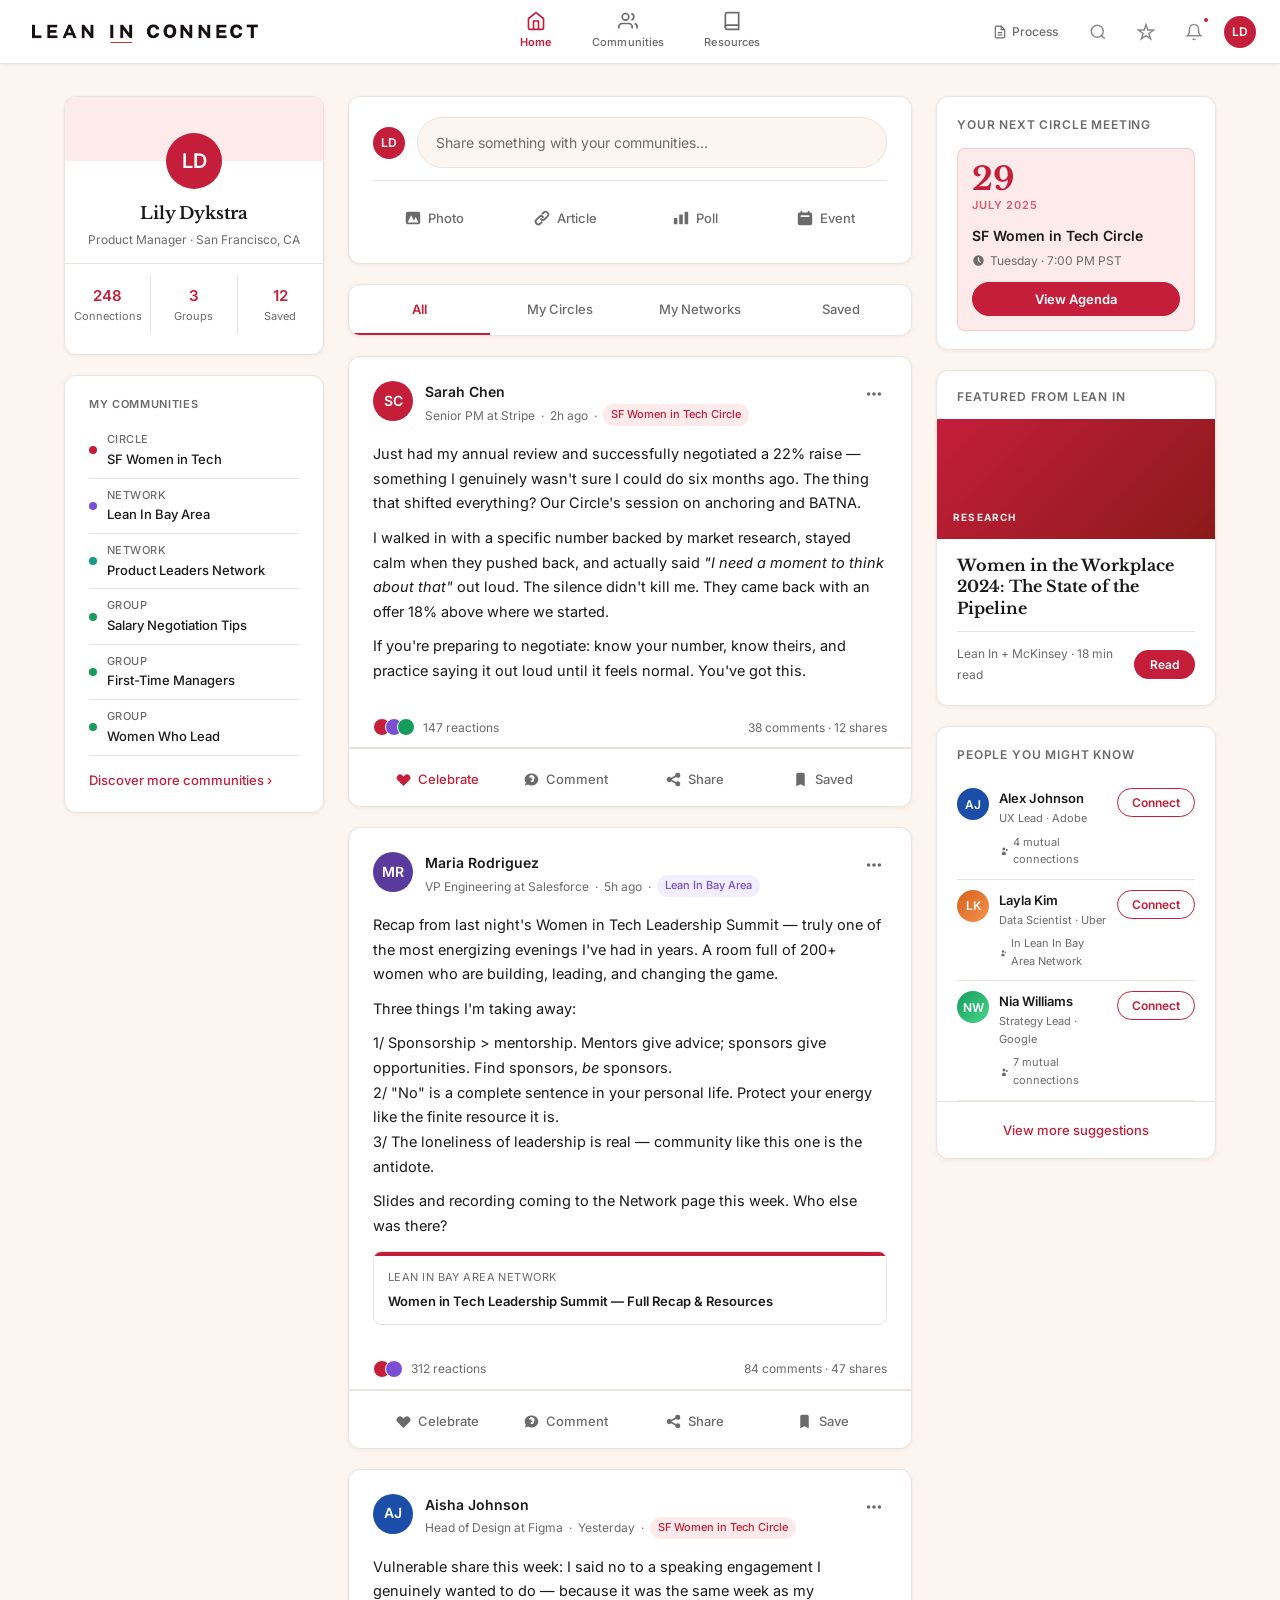
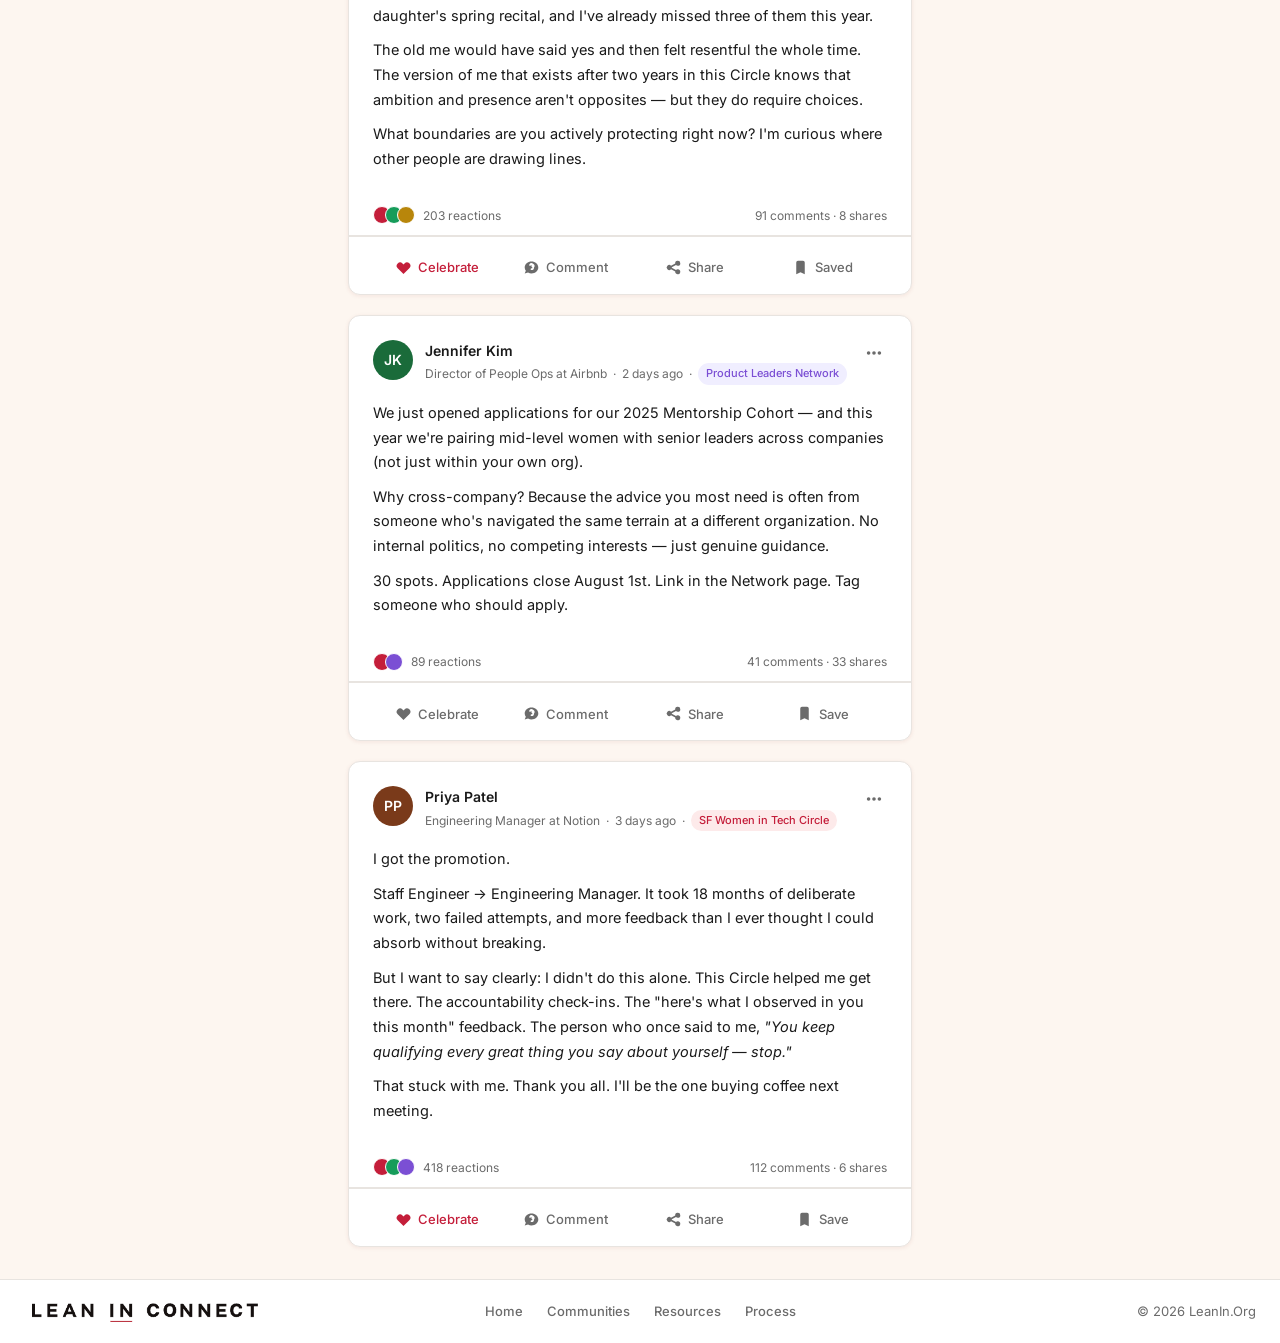
<file: index.html>
<!DOCTYPE html>
<html lang="en">
<head>
  <meta charset="UTF-8">
  <meta name="viewport" content="width=device-width, initial-scale=1.0">
  <title>Home — Lean In Connect</title>
  <link rel="stylesheet" href="style.css">
</head>
<body>

<!-- ── Top Nav ── -->
<nav class="topnav" role="navigation" aria-label="Main navigation">
  <a href="index.html" class="nav-logo" aria-label="Lean In Connect home">
    <img src="logo-lean-in.png" alt="Lean In" style="height: 32px; max-height: 32px; width: auto; display: block;">
  </a>

  <nav class="nav-links" aria-label="Primary">
    <a href="index.html" class="nav-link active" aria-current="page">
      <svg width="20" height="20" viewBox="0 0 24 24" fill="none" stroke="currentColor" stroke-width="2"><path d="M3 9l9-7 9 7v11a2 2 0 0 1-2 2H5a2 2 0 0 1-2-2z"/><polyline points="9 22 9 12 15 12 15 22"/></svg>
      Home
    </a>
    <a href="explore.html" class="nav-link">
      <svg width="20" height="20" viewBox="0 0 24 24" fill="none" stroke="currentColor" stroke-width="2"><path d="M17 21v-2a4 4 0 0 0-4-4H5a4 4 0 0 0-4 4v2"/><circle cx="9" cy="7" r="4"/><path d="M23 21v-2a4 4 0 0 0-3-3.87"/><path d="M16 3.13a4 4 0 0 1 0 7.75"/></svg>
      Communities
    </a>
    <a href="resources.html" class="nav-link">
      <svg width="20" height="20" viewBox="0 0 24 24" fill="none" stroke="currentColor" stroke-width="2"><path d="M4 19.5A2.5 2.5 0 0 1 6.5 17H20"/><path d="M6.5 2H20v20H6.5A2.5 2.5 0 0 1 4 19.5v-15A2.5 2.5 0 0 1 6.5 2z"/></svg>
      Resources
    </a>
  </nav>

  <div class="nav-right">
    <button class="hamburger-menu" onclick="toggleMobileMenu()" aria-label="Menu"><svg width="20" height="20" viewBox="0 0 24 24" fill="none" stroke="currentColor" stroke-width="2"><line x1="3" y1="6" x2="21" y2="6"/><line x1="3" y1="12" x2="21" y2="12"/><line x1="3" y1="18" x2="21" y2="18"/></svg></button>
    <a href="rationale.html" class="nav-process-link">
      <svg viewBox="0 0 24 24" fill="none" stroke="currentColor" stroke-width="2" aria-hidden="true"><path d="M14 2H6a2 2 0 0 0-2 2v16a2 2 0 0 0 2 2h12a2 2 0 0 0 2-2V8z"/><polyline points="14 2 14 8 20 8"/><line x1="16" y1="13" x2="8" y2="13"/><line x1="16" y1="17" x2="8" y2="17"/></svg>
      Process
    </a>
    <button class="nav-icon-btn" aria-label="Search">
      <svg width="18" height="18" viewBox="0 0 24 24" fill="none" stroke="currentColor" stroke-width="2" aria-hidden="true"><circle cx="11" cy="11" r="8"/><path d="m21 21-4.35-4.35"/></svg>
    </button>
    <button class="nav-icon-btn" aria-label="Assistant">
      <svg width="18" height="18" viewBox="0 0 24 24" fill="none" stroke="currentColor" stroke-width="2" aria-hidden="true"><path d="M12 2l2.4 7.4H22l-6.2 4.5 2.4 7.4L12 17l-6.2 4.3 2.4-7.4L2 9.4h7.6z"/></svg>
    </button>
    <button class="nav-icon-btn" aria-label="Notifications (3 unread)">
      <svg width="18" height="18" viewBox="0 0 24 24" fill="none" stroke="currentColor" stroke-width="2" aria-hidden="true"><path d="M18 8A6 6 0 0 0 6 8c0 7-3 9-3 9h18s-3-2-3-9"/><path d="M13.73 21a2 2 0 0 1-3.46 0"/></svg>
      <span class="nav-badge" aria-hidden="true"></span>
    </button>
    <div class="avatar sm a-me" role="img" aria-label="Your profile">LD</div>
  </div>
</nav>

<div class="mobile-nav-menu" id="mobile-nav-menu">
  <a href="index.html" class="active">Home</a>
  <a href="explore.html">Communities</a>
  <a href="resources.html">Resources</a>
  <a href="rationale.html">Process</a>
</div>
<script>
  function toggleMobileMenu() {
    document.querySelector('.mobile-nav-menu').classList.toggle('open');
  }
</script>

<!-- ── Page Body ── -->
<div class="page-body">
  <div class="three-col">

    <!-- ── Left Sidebar ── -->
    <aside class="sidebar-left" aria-label="Profile and community">

      <!-- Profile Card -->
      <div class="card profile-card">
        <div class="profile-cover" aria-hidden="true"></div>
        <div class="profile-info">
          <div class="avatar-wrap">
            <div class="avatar lg a-me" role="img" aria-label="Your profile photo">LD</div>
          </div>
          <div class="profile-name">Lily Dykstra</div>
          <div class="profile-title">Product Manager · San Francisco, CA</div>
          <div class="profile-stats">
            <a href="#" class="profile-stat">
              <span class="stat-num">248</span>
              <span class="stat-label">Connections</span>
            </a>
            <a href="#" class="profile-stat">
              <span class="stat-num">3</span>
              <span class="stat-label">Groups</span>
            </a>
            <a href="#" class="profile-stat">
              <span class="stat-num">12</span>
              <span class="stat-label">Saved</span>
            </a>
          </div>
        </div>
      </div>

      <!-- Community Memberships -->
      <div class="card">
        <div class="membership-section">
          <div class="membership-label">My Communities</div>

          <a href="explore.html" class="membership-item">
            <div class="membership-dot dot-red"></div>
            <div class="membership-item-info">
              <div class="membership-item-type">Circle</div>
              <div class="membership-item-name">SF Women in Tech</div>
            </div>
          </a>

          <a href="explore.html" class="membership-item">
            <div class="membership-dot dot-purple"></div>
            <div class="membership-item-info">
              <div class="membership-item-type">Network</div>
              <div class="membership-item-name">Lean In Bay Area</div>
            </div>
          </a>

          <a href="explore.html" class="membership-item">
            <div class="membership-dot dot-teal"></div>
            <div class="membership-item-info">
              <div class="membership-item-type">Network</div>
              <div class="membership-item-name">Product Leaders Network</div>
            </div>
          </a>

          <a href="explore.html" class="membership-item">
            <div class="membership-dot dot-green"></div>
            <div class="membership-item-info">
              <div class="membership-item-type">Group</div>
              <div class="membership-item-name">Salary Negotiation Tips</div>
            </div>
          </a>

          <a href="explore.html" class="membership-item">
            <div class="membership-dot dot-green"></div>
            <div class="membership-item-info">
              <div class="membership-item-type">Group</div>
              <div class="membership-item-name">First-Time Managers</div>
            </div>
          </a>

          <a href="explore.html" class="membership-item">
            <div class="membership-dot dot-green"></div>
            <div class="membership-item-info">
              <div class="membership-item-type">Group</div>
              <div class="membership-item-name">Women Who Lead</div>
            </div>
          </a>

          <div style="margin-top: 12px;">
            <a href="explore.html" style="font-size: 13px; font-weight: 500; color: #C41E3A; text-decoration: none;">Discover more communities ›</a>
          </div>
        </div>
      </div>

    </aside>

    <!-- ── Main Feed ── -->
    <main id="main-content" aria-label="Your feed">

      <!-- Post Composer -->
      <div class="composer" role="region" aria-label="Create a post">
        <div class="composer-row">
          <div class="avatar sm a-me" aria-hidden="true">LD</div>
          <input
            class="composer-input"
            type="text"
            placeholder="Share something with your communities…"
            aria-label="Write a post"
          >
        </div>
        <div class="composer-actions" role="toolbar" aria-label="Post options">
          <button class="composer-action" aria-label="Add photo or video">
            <svg xmlns="http://www.w3.org/2000/svg" viewBox="0 0 20 20" fill="currentColor" aria-hidden="true">
              <path fill-rule="evenodd" d="M4 3a2 2 0 00-2 2v10a2 2 0 002 2h12a2 2 0 002-2V5a2 2 0 00-2-2H4zm12 12H4l4-8 3 6 2-4 3 6z" clip-rule="evenodd"/>
            </svg>
            Photo
          </button>
          <button class="composer-action" aria-label="Add a link or article">
            <svg xmlns="http://www.w3.org/2000/svg" viewBox="0 0 20 20" fill="currentColor" aria-hidden="true">
              <path fill-rule="evenodd" d="M12.586 4.586a2 2 0 112.828 2.828l-3 3a2 2 0 01-2.828 0 1 1 0 00-1.414 1.414 4 4 0 005.656 0l3-3a4 4 0 00-5.656-5.656l-1.5 1.5a1 1 0 101.414 1.414l1.5-1.5zm-5 5a2 2 0 012.828 0 1 1 0 101.414-1.414 4 4 0 00-5.656 0l-3 3a4 4 0 105.656 5.656l1.5-1.5a1 1 0 10-1.414-1.414l-1.5 1.5a2 2 0 11-2.828-2.828l3-3z" clip-rule="evenodd"/>
            </svg>
            Article
          </button>
          <button class="composer-action" aria-label="Create a poll">
            <svg xmlns="http://www.w3.org/2000/svg" viewBox="0 0 20 20" fill="currentColor" aria-hidden="true">
              <path d="M2 11a1 1 0 011-1h2a1 1 0 011 1v5a1 1 0 01-1 1H3a1 1 0 01-1-1v-5zM8 7a1 1 0 011-1h2a1 1 0 011 1v9a1 1 0 01-1 1H9a1 1 0 01-1-1V7zM14 4a1 1 0 011-1h2a1 1 0 011 1v12a1 1 0 01-1 1h-2a1 1 0 01-1-1V4z"/>
            </svg>
            Poll
          </button>
          <button class="composer-action" aria-label="Share an event">
            <svg xmlns="http://www.w3.org/2000/svg" viewBox="0 0 20 20" fill="currentColor" aria-hidden="true">
              <path fill-rule="evenodd" d="M6 2a1 1 0 00-1 1v1H4a2 2 0 00-2 2v10a2 2 0 002 2h12a2 2 0 002-2V6a2 2 0 00-2-2h-1V3a1 1 0 10-2 0v1H7V3a1 1 0 00-1-1zm0 5a1 1 0 000 2h8a1 1 0 100-2H6z" clip-rule="evenodd"/>
            </svg>
            Event
          </button>
        </div>
      </div>

      <!-- Feed Filter Tabs -->
      <div class="feed-tabs" role="tablist" aria-label="Filter posts">
        <button class="feed-tab active" role="tab" aria-selected="true"  data-filter="all">All</button>
        <button class="feed-tab"        role="tab" aria-selected="false" data-filter="circles">My Circles</button>
        <button class="feed-tab"        role="tab" aria-selected="false" data-filter="networks">My Networks</button>
        <button class="feed-tab"        role="tab" aria-selected="false" data-filter="saved">Saved</button>
      </div>

      <!-- Post 1 — Circles, Saved -->
      <article class="post-card" data-category="circles" data-saved="true" role="article">
        <div class="post-header">
          <div class="avatar a-sc" role="img" aria-label="Sarah Chen's profile photo">SC</div>
          <div class="post-author">
            <a href="#" class="post-author-name">Sarah Chen</a>
            <div class="post-meta">
              <span>Senior PM at Stripe</span>
              <span aria-hidden="true">·</span>
              <span>2h ago</span>
              <span aria-hidden="true">·</span>
              <span class="post-badge badge-circle">SF Women in Tech Circle</span>
            </div>
          </div>
          <button class="post-more" aria-label="More options for this post">
            <svg xmlns="http://www.w3.org/2000/svg" width="18" height="18" viewBox="0 0 20 20" fill="currentColor" aria-hidden="true">
              <path d="M6 10a2 2 0 11-4 0 2 2 0 014 0zM12 10a2 2 0 11-4 0 2 2 0 014 0zM16 12a2 2 0 100-4 2 2 0 000 4z"/>
            </svg>
          </button>
        </div>

        <div class="post-body">
          <p>Just had my annual review and successfully negotiated a 22% raise — something I genuinely wasn't sure I could do six months ago. The thing that shifted everything? Our Circle's session on anchoring and BATNA.</p>
          <p>I walked in with a specific number backed by market research, stayed calm when they pushed back, and actually said <em>"I need a moment to think about that"</em> out loud. The silence didn't kill me. They came back with an offer 18% above where we started.</p>
          <p>If you're preparing to negotiate: know your number, know theirs, and practice saying it out loud until it feels normal. You've got this.</p>
        </div>

        <div class="post-stats">
          <div style="display:flex; align-items:center; gap:8px;">
            <div class="like-faces" aria-hidden="true">
              <div class="like-face" style="background:#C41E3A;"></div>
              <div class="like-face" style="background:#7B4FD4;"></div>
              <div class="like-face" style="background:#169C5A;"></div>
            </div>
            <span>147 reactions</span>
          </div>
          <span>38 comments · 12 shares</span>
        </div>
        <div class="post-actions" role="group" aria-label="Post actions">
          <button class="post-action liked" aria-label="Unlike this post (currently liked)">
            <svg xmlns="http://www.w3.org/2000/svg" viewBox="0 0 20 20" fill="currentColor" aria-hidden="true">
              <path fill-rule="evenodd" d="M3.172 5.172a4 4 0 015.656 0L10 6.343l1.172-1.171a4 4 0 115.656 5.656L10 17.657l-6.828-6.829a4 4 0 010-5.656z" clip-rule="evenodd"/>
            </svg>
            Celebrate
          </button>
          <button class="post-action" aria-label="Comment on this post">
            <svg xmlns="http://www.w3.org/2000/svg" viewBox="0 0 20 20" fill="currentColor" aria-hidden="true">
              <path fill-rule="evenodd" d="M18 10c0 3.866-3.582 7-8 7a8.841 8.841 0 01-4.083-.98L2 17l1.338-3.123C2.493 12.767 2 11.434 2 10c0-3.866 3.582-7 8-7s8 3.134 8 7zm-8-3a1 1 0 00-.867.5 1 1 0 11-1.731-1A3 3 0 0113 10a3 3 0 01-3 3 1 1 0 110-2 1 1 0 000-2z" clip-rule="evenodd"/>
            </svg>
            Comment
          </button>
          <button class="post-action" aria-label="Repost or share this post">
            <svg xmlns="http://www.w3.org/2000/svg" viewBox="0 0 20 20" fill="currentColor" aria-hidden="true">
              <path d="M15 8a3 3 0 10-2.977-2.63l-4.94 2.47a3 3 0 100 4.319l4.94 2.47a3 3 0 10.895-1.789l-4.94-2.47a3.027 3.027 0 000-.74l4.94-2.47C13.456 7.68 14.19 8 15 8z"/>
            </svg>
            Share
          </button>
          <button class="post-action" aria-label="Save this post">
            <svg xmlns="http://www.w3.org/2000/svg" viewBox="0 0 20 20" fill="currentColor" aria-hidden="true">
              <path d="M5 4a2 2 0 012-2h6a2 2 0 012 2v14l-5-2.5L5 18V4z"/>
            </svg>
            Saved
          </button>
        </div>
      </article>

      <!-- Post 2 — Networks -->
      <article class="post-card" data-category="networks" data-saved="false" role="article">
        <div class="post-header">
          <div class="avatar a-mr" role="img" aria-label="Maria Rodriguez's profile photo">MR</div>
          <div class="post-author">
            <a href="#" class="post-author-name">Maria Rodriguez</a>
            <div class="post-meta">
              <span>VP Engineering at Salesforce</span>
              <span aria-hidden="true">·</span>
              <span>5h ago</span>
              <span aria-hidden="true">·</span>
              <span class="post-badge badge-network">Lean In Bay Area</span>
            </div>
          </div>
          <button class="post-more" aria-label="More options">
            <svg xmlns="http://www.w3.org/2000/svg" width="18" height="18" viewBox="0 0 20 20" fill="currentColor" aria-hidden="true">
              <path d="M6 10a2 2 0 11-4 0 2 2 0 014 0zM12 10a2 2 0 11-4 0 2 2 0 014 0zM16 12a2 2 0 100-4 2 2 0 000 4z"/>
            </svg>
          </button>
        </div>

        <div class="post-body">
          <p>Recap from last night's Women in Tech Leadership Summit — truly one of the most energizing evenings I've had in years. A room full of 200+ women who are building, leading, and changing the game.</p>
          <p>Three things I'm taking away:</p>
          <p>1/ Sponsorship &gt; mentorship. Mentors give advice; sponsors give opportunities. Find sponsors, <em>be</em> sponsors.<br>
          2/ "No" is a complete sentence in your personal life. Protect your energy like the finite resource it is.<br>
          3/ The loneliness of leadership is real — community like this one is the antidote.</p>
          <p>Slides and recording coming to the Network page this week. Who else was there?</p>

          <div class="post-link-preview">
            <div class="post-link-preview-bar"></div>
            <div class="post-link-preview-content">
              <div class="post-link-preview-source">Lean In Bay Area Network</div>
              <div class="post-link-preview-title">Women in Tech Leadership Summit — Full Recap & Resources</div>
            </div>
          </div>
        </div>

        <div class="post-stats">
          <div style="display:flex; align-items:center; gap:8px;">
            <div class="like-faces" aria-hidden="true">
              <div class="like-face" style="background:#C41E3A;"></div>
              <div class="like-face" style="background:#7B4FD4;"></div>
            </div>
            <span>312 reactions</span>
          </div>
          <span>84 comments · 47 shares</span>
        </div>
        <div class="post-actions" role="group" aria-label="Post actions">
          <button class="post-action" aria-label="React to this post">
            <svg xmlns="http://www.w3.org/2000/svg" viewBox="0 0 20 20" fill="currentColor" aria-hidden="true">
              <path fill-rule="evenodd" d="M3.172 5.172a4 4 0 015.656 0L10 6.343l1.172-1.171a4 4 0 115.656 5.656L10 17.657l-6.828-6.829a4 4 0 010-5.656z" clip-rule="evenodd"/>
            </svg>
            Celebrate
          </button>
          <button class="post-action" aria-label="Comment">
            <svg xmlns="http://www.w3.org/2000/svg" viewBox="0 0 20 20" fill="currentColor" aria-hidden="true">
              <path fill-rule="evenodd" d="M18 10c0 3.866-3.582 7-8 7a8.841 8.841 0 01-4.083-.98L2 17l1.338-3.123C2.493 12.767 2 11.434 2 10c0-3.866 3.582-7 8-7s8 3.134 8 7zm-8-3a1 1 0 00-.867.5 1 1 0 11-1.731-1A3 3 0 0113 10a3 3 0 01-3 3 1 1 0 110-2 1 1 0 000-2z" clip-rule="evenodd"/>
            </svg>
            Comment
          </button>
          <button class="post-action" aria-label="Share">
            <svg xmlns="http://www.w3.org/2000/svg" viewBox="0 0 20 20" fill="currentColor" aria-hidden="true">
              <path d="M15 8a3 3 0 10-2.977-2.63l-4.94 2.47a3 3 0 100 4.319l4.94 2.47a3 3 0 10.895-1.789l-4.94-2.47a3.027 3.027 0 000-.74l4.94-2.47C13.456 7.68 14.19 8 15 8z"/>
            </svg>
            Share
          </button>
          <button class="post-action" aria-label="Save this post">
            <svg xmlns="http://www.w3.org/2000/svg" viewBox="0 0 20 20" fill="currentColor" aria-hidden="true">
              <path fill-rule="evenodd" d="M5 4a2 2 0 012-2h6a2 2 0 012 2v14l-5-2.5L5 18V4z" clip-rule="evenodd"/>
            </svg>
            Save
          </button>
        </div>
      </article>

      <!-- Post 3 — Circles, Saved -->
      <article class="post-card" data-category="circles" data-saved="true" role="article">
        <div class="post-header">
          <div class="avatar a-aj" role="img" aria-label="Aisha Johnson's profile photo">AJ</div>
          <div class="post-author">
            <a href="#" class="post-author-name">Aisha Johnson</a>
            <div class="post-meta">
              <span>Head of Design at Figma</span>
              <span aria-hidden="true">·</span>
              <span>Yesterday</span>
              <span aria-hidden="true">·</span>
              <span class="post-badge badge-circle">SF Women in Tech Circle</span>
            </div>
          </div>
          <button class="post-more" aria-label="More options">
            <svg xmlns="http://www.w3.org/2000/svg" width="18" height="18" viewBox="0 0 20 20" fill="currentColor" aria-hidden="true">
              <path d="M6 10a2 2 0 11-4 0 2 2 0 014 0zM12 10a2 2 0 11-4 0 2 2 0 014 0zM16 12a2 2 0 100-4 2 2 0 000 4z"/>
            </svg>
          </button>
        </div>

        <div class="post-body">
          <p>Vulnerable share this week: I said no to a speaking engagement I genuinely wanted to do — because it was the same week as my daughter's spring recital, and I've already missed three of them this year.</p>
          <p>The old me would have said yes and then felt resentful the whole time. The version of me that exists after two years in this Circle knows that ambition and presence aren't opposites — but they do require choices.</p>
          <p>What boundaries are you actively protecting right now? I'm curious where other people are drawing lines.</p>
        </div>

        <div class="post-stats">
          <div style="display:flex; align-items:center; gap:8px;">
            <div class="like-faces" aria-hidden="true">
              <div class="like-face" style="background:#C41E3A;"></div>
              <div class="like-face" style="background:#169C5A;"></div>
              <div class="like-face" style="background:#B8860B;"></div>
            </div>
            <span>203 reactions</span>
          </div>
          <span>91 comments · 8 shares</span>
        </div>
        <div class="post-actions" role="group" aria-label="Post actions">
          <button class="post-action liked" aria-label="Unlike (currently liked)">
            <svg xmlns="http://www.w3.org/2000/svg" viewBox="0 0 20 20" fill="currentColor" aria-hidden="true">
              <path fill-rule="evenodd" d="M3.172 5.172a4 4 0 015.656 0L10 6.343l1.172-1.171a4 4 0 115.656 5.656L10 17.657l-6.828-6.829a4 4 0 010-5.656z" clip-rule="evenodd"/>
            </svg>
            Celebrate
          </button>
          <button class="post-action" aria-label="Comment">
            <svg xmlns="http://www.w3.org/2000/svg" viewBox="0 0 20 20" fill="currentColor" aria-hidden="true">
              <path fill-rule="evenodd" d="M18 10c0 3.866-3.582 7-8 7a8.841 8.841 0 01-4.083-.98L2 17l1.338-3.123C2.493 12.767 2 11.434 2 10c0-3.866 3.582-7 8-7s8 3.134 8 7zm-8-3a1 1 0 00-.867.5 1 1 0 11-1.731-1A3 3 0 0113 10a3 3 0 01-3 3 1 1 0 110-2 1 1 0 000-2z" clip-rule="evenodd"/>
            </svg>
            Comment
          </button>
          <button class="post-action" aria-label="Share">
            <svg xmlns="http://www.w3.org/2000/svg" viewBox="0 0 20 20" fill="currentColor" aria-hidden="true">
              <path d="M15 8a3 3 0 10-2.977-2.63l-4.94 2.47a3 3 0 100 4.319l4.94 2.47a3 3 0 10.895-1.789l-4.94-2.47a3.027 3.027 0 000-.74l4.94-2.47C13.456 7.68 14.19 8 15 8z"/>
            </svg>
            Share
          </button>
          <button class="post-action" aria-label="Save">
            <svg xmlns="http://www.w3.org/2000/svg" viewBox="0 0 20 20" fill="currentColor" aria-hidden="true">
              <path d="M5 4a2 2 0 012-2h6a2 2 0 012 2v14l-5-2.5L5 18V4z"/>
            </svg>
            Saved
          </button>
        </div>
      </article>

      <!-- Post 4 — Networks -->
      <article class="post-card" data-category="networks" data-saved="false" role="article">
        <div class="post-header">
          <div class="avatar a-jk" role="img" aria-label="Jennifer Kim's profile photo">JK</div>
          <div class="post-author">
            <a href="#" class="post-author-name">Jennifer Kim</a>
            <div class="post-meta">
              <span>Director of People Ops at Airbnb</span>
              <span aria-hidden="true">·</span>
              <span>2 days ago</span>
              <span aria-hidden="true">·</span>
              <span class="post-badge badge-network">Product Leaders Network</span>
            </div>
          </div>
          <button class="post-more" aria-label="More options">
            <svg xmlns="http://www.w3.org/2000/svg" width="18" height="18" viewBox="0 0 20 20" fill="currentColor" aria-hidden="true">
              <path d="M6 10a2 2 0 11-4 0 2 2 0 014 0zM12 10a2 2 0 11-4 0 2 2 0 014 0zM16 12a2 2 0 100-4 2 2 0 000 4z"/>
            </svg>
          </button>
        </div>

        <div class="post-body">
          <p>We just opened applications for our 2025 Mentorship Cohort — and this year we're pairing mid-level women with senior leaders across companies (not just within your own org).</p>
          <p>Why cross-company? Because the advice you most need is often from someone who's navigated the same terrain at a different organization. No internal politics, no competing interests — just genuine guidance.</p>
          <p>30 spots. Applications close August 1st. Link in the Network page. Tag someone who should apply.</p>
        </div>

        <div class="post-stats">
          <div style="display:flex; align-items:center; gap:8px;">
            <div class="like-faces" aria-hidden="true">
              <div class="like-face" style="background:#C41E3A;"></div>
              <div class="like-face" style="background:#7B4FD4;"></div>
            </div>
            <span>89 reactions</span>
          </div>
          <span>41 comments · 33 shares</span>
        </div>
        <div class="post-actions" role="group" aria-label="Post actions">
          <button class="post-action" aria-label="React">
            <svg xmlns="http://www.w3.org/2000/svg" viewBox="0 0 20 20" fill="currentColor" aria-hidden="true">
              <path fill-rule="evenodd" d="M3.172 5.172a4 4 0 015.656 0L10 6.343l1.172-1.171a4 4 0 115.656 5.656L10 17.657l-6.828-6.829a4 4 0 010-5.656z" clip-rule="evenodd"/>
            </svg>
            Celebrate
          </button>
          <button class="post-action" aria-label="Comment">
            <svg xmlns="http://www.w3.org/2000/svg" viewBox="0 0 20 20" fill="currentColor" aria-hidden="true">
              <path fill-rule="evenodd" d="M18 10c0 3.866-3.582 7-8 7a8.841 8.841 0 01-4.083-.98L2 17l1.338-3.123C2.493 12.767 2 11.434 2 10c0-3.866 3.582-7 8-7s8 3.134 8 7zm-8-3a1 1 0 00-.867.5 1 1 0 11-1.731-1A3 3 0 0113 10a3 3 0 01-3 3 1 1 0 110-2 1 1 0 000-2z" clip-rule="evenodd"/>
            </svg>
            Comment
          </button>
          <button class="post-action" aria-label="Share">
            <svg xmlns="http://www.w3.org/2000/svg" viewBox="0 0 20 20" fill="currentColor" aria-hidden="true">
              <path d="M15 8a3 3 0 10-2.977-2.63l-4.94 2.47a3 3 0 100 4.319l4.94 2.47a3 3 0 10.895-1.789l-4.94-2.47a3.027 3.027 0 000-.74l4.94-2.47C13.456 7.68 14.19 8 15 8z"/>
            </svg>
            Share
          </button>
          <button class="post-action" aria-label="Save">
            <svg xmlns="http://www.w3.org/2000/svg" viewBox="0 0 20 20" fill="currentColor" aria-hidden="true">
              <path fill-rule="evenodd" d="M5 4a2 2 0 012-2h6a2 2 0 012 2v14l-5-2.5L5 18V4z" clip-rule="evenodd"/>
            </svg>
            Save
          </button>
        </div>
      </article>

      <!-- Post 5 — Circles -->
      <article class="post-card" data-category="circles" data-saved="false" role="article">
        <div class="post-header">
          <div class="avatar a-pp" role="img" aria-label="Priya Patel's profile photo">PP</div>
          <div class="post-author">
            <a href="#" class="post-author-name">Priya Patel</a>
            <div class="post-meta">
              <span>Engineering Manager at Notion</span>
              <span aria-hidden="true">·</span>
              <span>3 days ago</span>
              <span aria-hidden="true">·</span>
              <span class="post-badge badge-circle">SF Women in Tech Circle</span>
            </div>
          </div>
          <button class="post-more" aria-label="More options">
            <svg xmlns="http://www.w3.org/2000/svg" width="18" height="18" viewBox="0 0 20 20" fill="currentColor" aria-hidden="true">
              <path d="M6 10a2 2 0 11-4 0 2 2 0 014 0zM12 10a2 2 0 11-4 0 2 2 0 014 0zM16 12a2 2 0 100-4 2 2 0 000 4z"/>
            </svg>
          </button>
        </div>

        <div class="post-body">
          <p>I got the promotion.</p>
          <p>Staff Engineer → Engineering Manager. It took 18 months of deliberate work, two failed attempts, and more feedback than I ever thought I could absorb without breaking.</p>
          <p>But I want to say clearly: I didn't do this alone. This Circle helped me get there. The accountability check-ins. The "here's what I observed in you this month" feedback. The person who once said to me, <em>"You keep qualifying every great thing you say about yourself — stop."</em></p>
          <p>That stuck with me. Thank you all. I'll be the one buying coffee next meeting.</p>
        </div>

        <div class="post-stats">
          <div style="display:flex; align-items:center; gap:8px;">
            <div class="like-faces" aria-hidden="true">
              <div class="like-face" style="background:#C41E3A;"></div>
              <div class="like-face" style="background:#169C5A;"></div>
              <div class="like-face" style="background:#7B4FD4;"></div>
            </div>
            <span>418 reactions</span>
          </div>
          <span>112 comments · 6 shares</span>
        </div>
        <div class="post-actions" role="group" aria-label="Post actions">
          <button class="post-action liked" aria-label="Unlike (currently liked)">
            <svg xmlns="http://www.w3.org/2000/svg" viewBox="0 0 20 20" fill="currentColor" aria-hidden="true">
              <path fill-rule="evenodd" d="M3.172 5.172a4 4 0 015.656 0L10 6.343l1.172-1.171a4 4 0 115.656 5.656L10 17.657l-6.828-6.829a4 4 0 010-5.656z" clip-rule="evenodd"/>
            </svg>
            Celebrate
          </button>
          <button class="post-action" aria-label="Comment">
            <svg xmlns="http://www.w3.org/2000/svg" viewBox="0 0 20 20" fill="currentColor" aria-hidden="true">
              <path fill-rule="evenodd" d="M18 10c0 3.866-3.582 7-8 7a8.841 8.841 0 01-4.083-.98L2 17l1.338-3.123C2.493 12.767 2 11.434 2 10c0-3.866 3.582-7 8-7s8 3.134 8 7zm-8-3a1 1 0 00-.867.5 1 1 0 11-1.731-1A3 3 0 0113 10a3 3 0 01-3 3 1 1 0 110-2 1 1 0 000-2z" clip-rule="evenodd"/>
            </svg>
            Comment
          </button>
          <button class="post-action" aria-label="Share">
            <svg xmlns="http://www.w3.org/2000/svg" viewBox="0 0 20 20" fill="currentColor" aria-hidden="true">
              <path d="M15 8a3 3 0 10-2.977-2.63l-4.94 2.47a3 3 0 100 4.319l4.94 2.47a3 3 0 10.895-1.789l-4.94-2.47a3.027 3.027 0 000-.74l4.94-2.47C13.456 7.68 14.19 8 15 8z"/>
            </svg>
            Share
          </button>
          <button class="post-action" aria-label="Save">
            <svg xmlns="http://www.w3.org/2000/svg" viewBox="0 0 20 20" fill="currentColor" aria-hidden="true">
              <path fill-rule="evenodd" d="M5 4a2 2 0 012-2h6a2 2 0 012 2v14l-5-2.5L5 18V4z" clip-rule="evenodd"/>
            </svg>
            Save
          </button>
        </div>
      </article>

    </main>

    <!-- ── Right Sidebar ── -->
    <aside class="sidebar-right" aria-label="Upcoming events and recommendations">

      <!-- Upcoming Meeting -->
      <div class="card">
        <div class="upcoming-meeting">
          <div class="section-title">Your Next Circle Meeting</div>
          <div class="meeting-card">
            <div class="meeting-day" aria-label="Day: 29">29</div>
            <div class="meeting-month">July 2025</div>
            <div class="meeting-name">SF Women in Tech Circle</div>
            <div class="meeting-time">
              <svg xmlns="http://www.w3.org/2000/svg" width="13" height="13" viewBox="0 0 20 20" fill="currentColor" aria-hidden="true">
                <path fill-rule="evenodd" d="M10 18a8 8 0 100-16 8 8 0 000 16zm1-12a1 1 0 10-2 0v4a1 1 0 00.293.707l2.828 2.829a1 1 0 101.415-1.415L11 9.586V6z" clip-rule="evenodd"/>
              </svg>
              Tuesday · 7:00 PM PST
            </div>
            <button class="btn-sm btn-primary" style="width:100%;">View Agenda</button>
          </div>
        </div>
      </div>

      <!-- Featured Article -->
      <div class="card" style="overflow: hidden;">
        <div style="padding: 16px 20px 12px;">
          <div class="section-title" style="margin-bottom: 0;">Featured from Lean In</div>
        </div>
        <div class="rc-header" style="background: linear-gradient(135deg, #C41E3A, #8B1A1A);">
          <span class="rc-tag">Research</span>
        </div>
        <div class="rc-body">
          <a href="resources.html" class="rc-title">Women in the Workplace 2024: The State of the Pipeline</a>
          <div class="rc-footer">
            <p class="rc-meta">Lean In + McKinsey · 18 min read</p>
            <button class="rc-read-btn">Read</button>
          </div>
        </div>
      </div>

      <!-- People You Might Know -->
      <div class="card">
        <div class="people-section">
          <div class="section-title">People You Might Know</div>

          <div class="person-item">
            <div class="avatar sm a-aj" aria-label="Alex Johnson's photo">AJ</div>
            <div class="person-info">
              <span class="person-name">Alex Johnson</span>
              <span class="person-title">UX Lead · Adobe</span>
              <span class="person-mutual">
                <svg xmlns="http://www.w3.org/2000/svg" width="12" height="12" viewBox="0 0 20 20" fill="currentColor" aria-hidden="true">
                  <path d="M13 6a3 3 0 11-6 0 3 3 0 016 0zM18 8a2 2 0 11-4 0 2 2 0 014 0zM14 15a4 4 0 00-8 0v3h8v-3z"/>
                </svg>
                4 mutual connections
              </span>
            </div>
            <button class="btn-sm btn-outline" style="flex-shrink:0; padding: 6px 14px; font-size:12px;">Connect</button>
          </div>

          <div class="person-item">
            <div class="avatar sm" style="background: linear-gradient(135deg,#D4601A,#F8944F);" aria-label="Layla Kim's photo">LK</div>
            <div class="person-info">
              <span class="person-name">Layla Kim</span>
              <span class="person-title">Data Scientist · Uber</span>
              <span class="person-mutual">
                <svg xmlns="http://www.w3.org/2000/svg" width="12" height="12" viewBox="0 0 20 20" fill="currentColor" aria-hidden="true">
                  <path d="M13 6a3 3 0 11-6 0 3 3 0 016 0zM18 8a2 2 0 11-4 0 2 2 0 014 0zM14 15a4 4 0 00-8 0v3h8v-3z"/>
                </svg>
                In Lean In Bay Area Network
              </span>
            </div>
            <button class="btn-sm btn-outline" style="flex-shrink:0; padding: 6px 14px; font-size:12px;">Connect</button>
          </div>

          <div class="person-item">
            <div class="avatar sm" style="background: linear-gradient(135deg,#169C5A,#47D68C);" aria-label="Nia Williams's photo">NW</div>
            <div class="person-info">
              <span class="person-name">Nia Williams</span>
              <span class="person-title">Strategy Lead · Google</span>
              <span class="person-mutual">
                <svg xmlns="http://www.w3.org/2000/svg" width="12" height="12" viewBox="0 0 20 20" fill="currentColor" aria-hidden="true">
                  <path d="M13 6a3 3 0 11-6 0 3 3 0 016 0zM18 8a2 2 0 11-4 0 2 2 0 014 0zM14 15a4 4 0 00-8 0v3h8v-3z"/>
                </svg>
                7 mutual connections
              </span>
            </div>
            <button class="btn-sm btn-outline" style="flex-shrink:0; padding: 6px 14px; font-size:12px;">Connect</button>
          </div>

          <div class="card-footer" style="margin: 0 -20px -18px; padding: 14px 20px;">
            <a href="#" class="sidebar-link">View more suggestions</a>
          </div>
        </div>
      </div>

    </aside>

  </div>
</div>

<!-- ── Footer ── -->
<footer class="site-footer" role="contentinfo">
  <a href="index.html" class="footer-logo-link">
    <img src="logo-lean-in.png" alt="Lean In" style="height: 32px; width: auto;">
  </a>
  <nav class="footer-links" aria-label="Footer navigation">
    <a href="index.html" class="footer-link">Home</a>
    <a href="explore.html" class="footer-link">Communities</a>
    <a href="resources.html" class="footer-link">Resources</a>
    <a href="rationale.html" class="footer-link">Process</a>
  </nav>
  <p class="footer-copy">© 2026 LeanIn.Org</p>
</footer>

<script>
  // Feed tab filtering
  const tabs = document.querySelectorAll('.feed-tab');
  const posts = document.querySelectorAll('.post-card');

  tabs.forEach(tab => {
    tab.addEventListener('click', () => {
      tabs.forEach(t => {
        t.classList.remove('active');
        t.setAttribute('aria-selected', 'false');
      });
      tab.classList.add('active');
      tab.setAttribute('aria-selected', 'true');

      const filter = tab.dataset.filter;

      let visibleCount = 0;
      posts.forEach(post => {
        let show = false;
        if (filter === 'all') {
          show = true;
        } else if (filter === 'saved') {
          show = post.dataset.saved === 'true';
        } else {
          show = post.dataset.category === filter;
        }
        post.style.display = show ? '' : 'none';
        if (show) visibleCount++;
      });

      // Show empty state if no posts match
      const existing = document.querySelector('.empty-state-msg');
      if (existing) existing.remove();
      if (visibleCount === 0) {
        const feed = document.querySelector('#main-content');
        const empty = document.createElement('div');
        empty.className = 'empty-state empty-state-msg card';
        empty.innerHTML = '<div class="empty-icon"></div><p>No posts here yet — check back soon or switch tabs.</p>';
        feed.appendChild(empty);
      }
    });
  });

  // Like button toggle
  document.querySelectorAll('.post-action').forEach(btn => {
    if (btn.textContent.trim().startsWith('Celebrate')) {
      btn.addEventListener('click', () => {
        btn.classList.toggle('liked');
        btn.setAttribute('aria-label',
          btn.classList.contains('liked')
            ? 'Unlike (currently liked)'
            : 'React to this post'
        );
      });
    }
  });
</script>
<script src="nav-popups.js"></script>

</body>
</html>
</file>
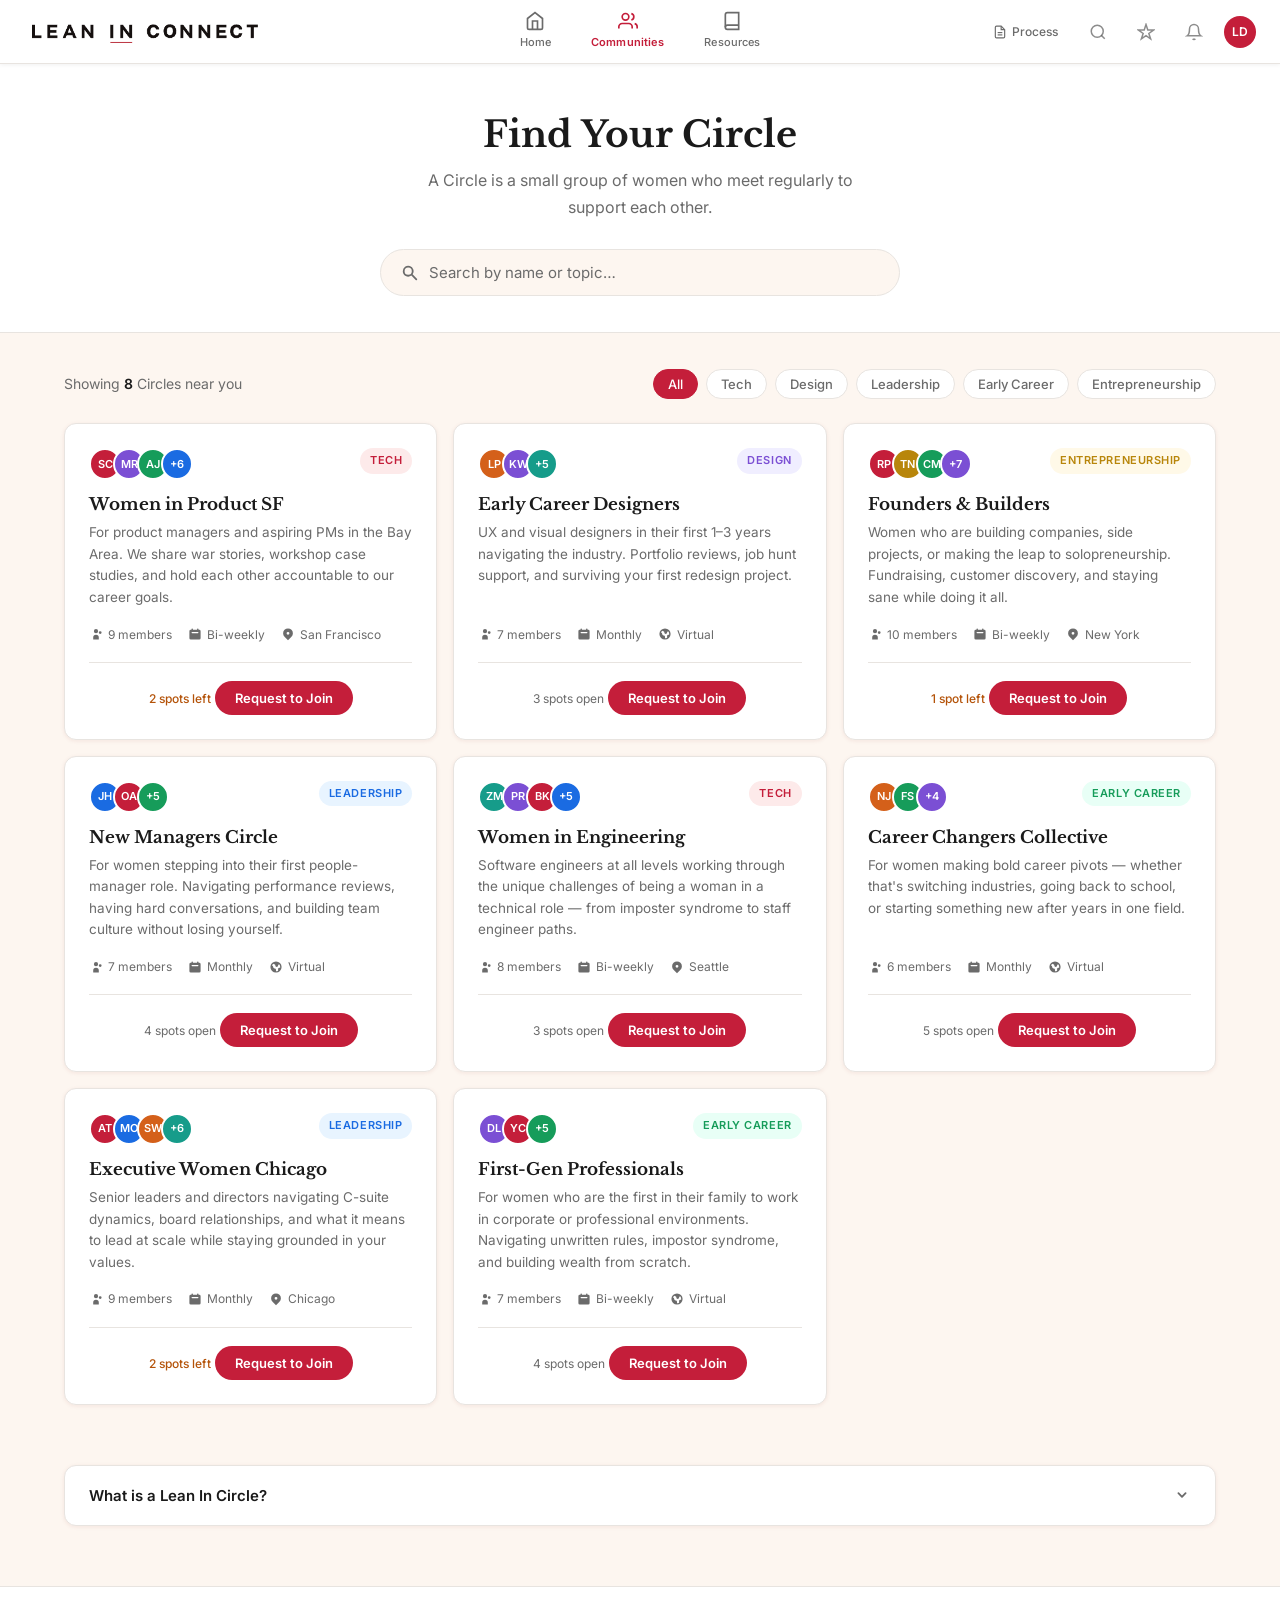
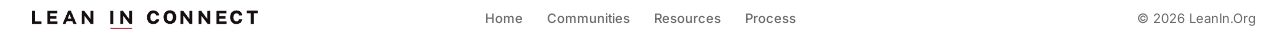
<file: circles.html>
<!DOCTYPE html>
<html lang="en">
<head>
  <meta charset="UTF-8">
  <meta name="viewport" content="width=device-width, initial-scale=1.0">
  <title>Find a Circle — Lean In Connect</title>
  <link rel="stylesheet" href="style.css">
  <style>
    .circles-header {
      background: var(--color-card);
      border-bottom: 1px solid var(--border);
      padding: 48px 24px 36px;
      text-align: center;
    }

    .circles-header h1 {
      font-size: 2.25rem;
      margin-bottom: 10px;
    }

    .circles-header p {
      font-size: 16px;
      color: var(--gray);
      max-width: 480px;
      margin: 0 auto 28px;
    }

    .circles-search-wrap {
      max-width: 520px;
      margin: 0 auto;
    }

    .circles-search {
      display: flex;
      align-items: center;
      gap: 10px;
      background: var(--bg);
      border: 1.5px solid var(--border);
      border-radius: var(--radius-pill);
      padding: 13px 20px;
      transition: border-color 0.15s, box-shadow 0.15s;
    }

    .circles-search:focus-within {
      border-color: var(--red);
      box-shadow: 0 0 0 3px rgba(196,30,58,0.10);
    }

    .circles-search svg {
      width: 18px;
      height: 18px;
      color: var(--gray);
      flex-shrink: 0;
    }

    .circles-search input {
      flex: 1;
      background: none;
      border: none;
      outline: none;
      font-family: var(--font-sans);
      font-size: 15px;
      color: var(--text);
    }

    .circles-search input::placeholder { color: var(--gray); }

    .circles-body {
      max-width: 1200px;
      margin: 0 auto;
      padding: 36px 24px 60px;
    }

    .circles-toolbar {
      display: flex;
      align-items: center;
      justify-content: space-between;
      margin-bottom: 24px;
      flex-wrap: wrap;
      gap: 12px;
    }

    .circles-count {
      font-size: 14px;
      color: var(--gray);
    }

    .circles-count strong {
      color: var(--text);
      font-weight: 600;
    }

    .topic-filters {
      display: flex;
      gap: 8px;
      flex-wrap: wrap;
    }

    .topic-chip {
      padding: 6px 14px;
      border-radius: var(--radius-pill);
      font-size: 13px;
      font-weight: 500;
      border: 1.5px solid var(--border);
      background: var(--white);
      color: var(--gray);
      cursor: pointer;
      transition: all 0.15s;
      font-family: var(--font-sans);
    }

    .topic-chip:hover {
      border-color: var(--red);
      color: var(--red);
    }

    .topic-chip.active {
      background: var(--red);
      border-color: var(--red);
      color: var(--white);
    }

    .circles-grid {
      display: grid;
      grid-template-columns: repeat(auto-fill, minmax(300px, 1fr));
      gap: 16px;
    }

    .circle-card {
      background: var(--color-card);
      border: 1px solid var(--border);
      border-radius: var(--radius);
      padding: 24px;
      box-shadow: var(--shadow-sm);
      display: flex;
      flex-direction: column;
      gap: 0;
      transition: box-shadow 0.2s, transform 0.2s;
    }

    .circle-card:hover {
      box-shadow: var(--shadow-md);
      transform: translateY(-2px);
    }

    .circle-card-top {
      display: flex;
      align-items: flex-start;
      justify-content: space-between;
      margin-bottom: 14px;
    }

    .circle-avatar-group {
      display: flex;
    }

    .circle-member-avatar {
      width: 32px;
      height: 32px;
      border-radius: 50%;
      border: 2px solid var(--white);
      display: flex;
      align-items: center;
      justify-content: center;
      font-size: 11px;
      font-weight: 600;
      color: white;
      margin-left: -8px;
    }

    .circle-member-avatar:first-child { margin-left: 0; }

    .circle-topic-tag {
      display: inline-flex;
      align-items: center;
      padding: 4px 10px;
      border-radius: var(--radius-pill);
      font-size: 11px;
      font-weight: 600;
      text-transform: uppercase;
      letter-spacing: 0.05em;
      background: var(--red-light);
      color: var(--red);
      white-space: nowrap;
    }

    .circle-card h3 {
      font-size: 1.05rem;
      font-weight: 700;
      color: var(--text);
      margin-bottom: 6px;
      line-height: 1.3;
    }

    .circle-description {
      font-size: 13.5px;
      color: var(--gray);
      line-height: 1.6;
      margin-bottom: 16px;
      flex: 1;
    }

    .circle-meta {
      display: flex;
      gap: 16px;
      margin-bottom: 18px;
      padding-bottom: 18px;
      border-bottom: 1px solid var(--border);
    }

    .circle-meta-item {
      display: flex;
      align-items: center;
      gap: 5px;
      font-size: 12px;
      color: var(--gray);
    }

    .circle-meta-item svg {
      width: 14px;
      height: 14px;
      flex-shrink: 0;
      color: var(--gray);
    }

    .circle-card-footer {
      text-align: center;
    }

    .circle-spots {
      font-size: 12px;
      color: var(--gray);
    }

    .circle-spots.few-left {
      color: #B45309;
      font-weight: 500;
    }

    .btn-join {
      padding: 9px 20px;
      background: var(--red);
      color: var(--white);
      border: none;
      border-radius: var(--radius-pill);
      font-size: 13px;
      font-weight: 600;
      font-family: var(--font-sans);
      cursor: pointer;
      transition: background 0.15s;
    }

    .btn-join:hover { background: var(--red-hover); }

    .btn-join.pending {
      background: var(--bg);
      color: var(--gray);
      border: 1.5px solid var(--border);
    }

    .no-circles {
      display: none;
      grid-column: 1 / -1;
      text-align: center;
      padding: 64px 24px;
      color: var(--gray);
    }

    .no-circles .empty-icon { margin-bottom: 12px; }
    .no-circles p { font-size: 15px; }

    /* What is a Circle — collapsible */
    .what-is-section {
      max-width: 1200px;
      margin: 0 auto;
      padding: 0 24px 60px;
    }

    .collapsible-card {
      background: var(--color-card);
      border: 1px solid var(--border);
      border-radius: var(--radius);
      overflow: hidden;
      box-shadow: var(--shadow-sm);
    }

    .collapsible-trigger {
      width: 100%;
      display: flex;
      align-items: center;
      justify-content: space-between;
      padding: 20px 24px;
      font-family: var(--font-sans);
      font-size: 15px;
      font-weight: 600;
      color: var(--text);
      background: none;
      border: none;
      cursor: pointer;
      text-align: left;
      transition: background 0.15s;
    }

    .collapsible-trigger:hover { background: var(--bg); }

    .collapsible-trigger svg {
      width: 18px;
      height: 18px;
      color: var(--gray);
      transition: transform 0.2s;
      flex-shrink: 0;
    }

    .collapsible-trigger[aria-expanded="true"] svg {
      transform: rotate(180deg);
    }

    .collapsible-body {
      display: none;
      padding: 0 24px 24px;
      border-top: 1px solid var(--border);
    }

    .collapsible-body.open { display: block; }

    .what-is-grid {
      display: grid;
      grid-template-columns: repeat(auto-fill, minmax(200px, 1fr));
      gap: 16px;
      padding-top: 20px;
    }

    .what-is-item {
      display: flex;
      align-items: flex-start;
      gap: 12px;
    }

    .what-is-icon {
      width: 36px;
      height: 36px;
      border-radius: 10px;
      background: var(--red-light);
      display: flex;
      align-items: center;
      justify-content: center;
      font-size: 18px;
      flex-shrink: 0;
    }

    .what-is-text strong {
      display: block;
      font-size: 13px;
      font-weight: 600;
      color: var(--text);
      margin-bottom: 2px;
    }

    .what-is-text span {
      font-size: 13px;
      color: var(--gray);
      line-height: 1.5;
    }

    @media (max-width: 640px) {
      .circles-grid { grid-template-columns: 1fr; }
      .circles-toolbar { flex-direction: column; align-items: flex-start; }
      .what-is-grid { grid-template-columns: 1fr 1fr; }
    }
  </style>
</head>
<body>

<!-- Top Nav -->
<nav class="topnav" role="navigation" aria-label="Main navigation">
  <a href="index.html" class="nav-logo" aria-label="Lean In Connect home">
    <img src="logo-lean-in.png" alt="Lean In" style="height: 32px; max-height: 32px; width: auto; display: block;">
  </a>

  <nav class="nav-links" aria-label="Primary">
    <a href="index.html" class="nav-link">
      <svg width="20" height="20" viewBox="0 0 24 24" fill="none" stroke="currentColor" stroke-width="2"><path d="M3 9l9-7 9 7v11a2 2 0 0 1-2 2H5a2 2 0 0 1-2-2z"/><polyline points="9 22 9 12 15 12 15 22"/></svg>
      Home
    </a>
    <a href="explore.html" class="nav-link active" aria-current="page">
      <svg width="20" height="20" viewBox="0 0 24 24" fill="none" stroke="currentColor" stroke-width="2"><path d="M17 21v-2a4 4 0 0 0-4-4H5a4 4 0 0 0-4 4v2"/><circle cx="9" cy="7" r="4"/><path d="M23 21v-2a4 4 0 0 0-3-3.87"/><path d="M16 3.13a4 4 0 0 1 0 7.75"/></svg>
      Communities
    </a>
    <a href="resources.html" class="nav-link">
      <svg width="20" height="20" viewBox="0 0 24 24" fill="none" stroke="currentColor" stroke-width="2"><path d="M4 19.5A2.5 2.5 0 0 1 6.5 17H20"/><path d="M6.5 2H20v20H6.5A2.5 2.5 0 0 1 4 19.5v-15A2.5 2.5 0 0 1 6.5 2z"/></svg>
      Resources
    </a>
  </nav>

  <div class="nav-right">
    <button class="hamburger-menu" onclick="toggleMobileMenu()" aria-label="Menu"><svg width="20" height="20" viewBox="0 0 24 24" fill="none" stroke="currentColor" stroke-width="2"><line x1="3" y1="6" x2="21" y2="6"/><line x1="3" y1="12" x2="21" y2="12"/><line x1="3" y1="18" x2="21" y2="18"/></svg></button>
    <a href="rationale.html" class="nav-process-link">
      <svg viewBox="0 0 24 24" fill="none" stroke="currentColor" stroke-width="2" aria-hidden="true"><path d="M14 2H6a2 2 0 0 0-2 2v16a2 2 0 0 0 2 2h12a2 2 0 0 0 2-2V8z"/><polyline points="14 2 14 8 20 8"/><line x1="16" y1="13" x2="8" y2="13"/><line x1="16" y1="17" x2="8" y2="17"/></svg>
      Process
    </a>
    <button class="nav-icon-btn" aria-label="Search">
      <svg width="18" height="18" viewBox="0 0 24 24" fill="none" stroke="currentColor" stroke-width="2" aria-hidden="true"><circle cx="11" cy="11" r="8"/><path d="m21 21-4.35-4.35"/></svg>
    </button>
    <button class="nav-icon-btn" aria-label="Assistant">
      <svg width="18" height="18" viewBox="0 0 24 24" fill="none" stroke="currentColor" stroke-width="2" aria-hidden="true"><path d="M12 2l2.4 7.4H22l-6.2 4.5 2.4 7.4L12 17l-6.2 4.3 2.4-7.4L2 9.4h7.6z"/></svg>
    </button>
    <button class="nav-icon-btn" aria-label="Notifications">
      <svg width="18" height="18" viewBox="0 0 24 24" fill="none" stroke="currentColor" stroke-width="2" aria-hidden="true"><path d="M18 8A6 6 0 0 0 6 8c0 7-3 9-3 9h18s-3-2-3-9"/><path d="M13.73 21a2 2 0 0 1-3.46 0"/></svg>
    </button>
    <div class="avatar sm a-me" role="img" aria-label="Your profile">LD</div>
  </div>
</nav>

<div class="mobile-nav-menu" id="mobile-nav-menu">
  <a href="index.html">Home</a>
  <a href="explore.html" class="active">Communities</a>
  <a href="resources.html">Resources</a>
  <a href="rationale.html">Process</a>
</div>
<script>
  function toggleMobileMenu() {
    document.querySelector('.mobile-nav-menu').classList.toggle('open');
  }
</script>

<div class="page-body">

  <!-- Header -->
  <div class="circles-header">
    <h1>Find Your Circle</h1>
    <p>A Circle is a small group of women who meet regularly to support each other.</p>

    <div class="circles-search-wrap">
      <div class="circles-search">
        <svg xmlns="http://www.w3.org/2000/svg" viewBox="0 0 20 20" fill="currentColor" aria-hidden="true">
          <path fill-rule="evenodd" d="M8 4a4 4 0 100 8 4 4 0 000-8zM2 8a6 6 0 1110.89 3.476l4.817 4.817a1 1 0 01-1.414 1.414l-4.816-4.816A6 6 0 012 8z" clip-rule="evenodd"/>
        </svg>
        <input
          type="search"
          id="circle-search"
          placeholder="Search by name or topic…"
          aria-label="Search circles by name or topic"
        >
      </div>
    </div>
  </div>

  <!-- Grid + Filters -->
  <div class="circles-body">

    <div class="circles-toolbar">
      <p class="circles-count" aria-live="polite">
        Showing <strong id="circles-visible-count">8</strong> Circles near you
      </p>
      <div class="topic-filters" role="group" aria-label="Filter by topic">
        <button class="topic-chip active" data-topic="all">All</button>
        <button class="topic-chip" data-topic="tech">Tech</button>
        <button class="topic-chip" data-topic="design">Design</button>
        <button class="topic-chip" data-topic="leadership">Leadership</button>
        <button class="topic-chip" data-topic="early-career">Early Career</button>
        <button class="topic-chip" data-topic="entrepreneurship">Entrepreneurship</button>
      </div>
    </div>

    <div class="circles-grid" id="circles-grid" role="list">

      <!-- Card 1 -->
      <div class="circle-card" data-topic="tech" data-name="women in product sf" role="listitem">
        <div class="circle-card-top">
          <div class="circle-avatar-group" aria-hidden="true">
            <div class="circle-member-avatar" style="background:#C41E3A;">SC</div>
            <div class="circle-member-avatar" style="background:#7B4FD4;">MR</div>
            <div class="circle-member-avatar" style="background:#169C5A;">AJ</div>
            <div class="circle-member-avatar" style="background:#1A6BE2;">+6</div>
          </div>
          <span class="circle-topic-tag">Tech</span>
        </div>
        <h3>Women in Product SF</h3>
        <p class="circle-description">For product managers and aspiring PMs in the Bay Area. We share war stories, workshop case studies, and hold each other accountable to our career goals.</p>
        <div class="circle-meta">
          <div class="circle-meta-item">
            <svg xmlns="http://www.w3.org/2000/svg" viewBox="0 0 20 20" fill="currentColor" aria-hidden="true">
              <path d="M13 6a3 3 0 11-6 0 3 3 0 016 0zM18 8a2 2 0 11-4 0 2 2 0 014 0zM14 15a4 4 0 00-8 0v3h8v-3z"/>
            </svg>
            9 members
          </div>
          <div class="circle-meta-item">
            <svg xmlns="http://www.w3.org/2000/svg" viewBox="0 0 20 20" fill="currentColor" aria-hidden="true">
              <path fill-rule="evenodd" d="M6 2a1 1 0 00-1 1v1H4a2 2 0 00-2 2v10a2 2 0 002 2h12a2 2 0 002-2V6a2 2 0 00-2-2h-1V3a1 1 0 10-2 0v1H7V3a1 1 0 00-1-1zm0 5a1 1 0 000 2h8a1 1 0 100-2H6z" clip-rule="evenodd"/>
            </svg>
            Bi-weekly
          </div>
          <div class="circle-meta-item">
            <svg xmlns="http://www.w3.org/2000/svg" viewBox="0 0 20 20" fill="currentColor" aria-hidden="true">
              <path fill-rule="evenodd" d="M5.05 4.05a7 7 0 119.9 9.9L10 18.9l-4.95-4.95a7 7 0 010-9.9zM10 11a2 2 0 100-4 2 2 0 000 4z" clip-rule="evenodd"/>
            </svg>
            San Francisco
          </div>
        </div>
        <div class="circle-card-footer">
          <span class="circle-spots few-left">2 spots left</span>
          <button class="btn-join" aria-label="Request to join Women in Product SF">Request to Join</button>
        </div>
      </div>

      <!-- Card 2 -->
      <div class="circle-card" data-topic="design" data-name="early career designers" role="listitem">
        <div class="circle-card-top">
          <div class="circle-avatar-group" aria-hidden="true">
            <div class="circle-member-avatar" style="background:#D4601A;">LP</div>
            <div class="circle-member-avatar" style="background:#7B4FD4;">KW</div>
            <div class="circle-member-avatar" style="background:#169C8A;">+5</div>
          </div>
          <span class="circle-topic-tag" style="background:#F0EEFF; color:#7B4FD4;">Design</span>
        </div>
        <h3>Early Career Designers</h3>
        <p class="circle-description">UX and visual designers in their first 1–3 years navigating the industry. Portfolio reviews, job hunt support, and surviving your first redesign project.</p>
        <div class="circle-meta">
          <div class="circle-meta-item">
            <svg xmlns="http://www.w3.org/2000/svg" viewBox="0 0 20 20" fill="currentColor" aria-hidden="true">
              <path d="M13 6a3 3 0 11-6 0 3 3 0 016 0zM18 8a2 2 0 11-4 0 2 2 0 014 0zM14 15a4 4 0 00-8 0v3h8v-3z"/>
            </svg>
            7 members
          </div>
          <div class="circle-meta-item">
            <svg xmlns="http://www.w3.org/2000/svg" viewBox="0 0 20 20" fill="currentColor" aria-hidden="true">
              <path fill-rule="evenodd" d="M6 2a1 1 0 00-1 1v1H4a2 2 0 00-2 2v10a2 2 0 002 2h12a2 2 0 002-2V6a2 2 0 00-2-2h-1V3a1 1 0 10-2 0v1H7V3a1 1 0 00-1-1zm0 5a1 1 0 000 2h8a1 1 0 100-2H6z" clip-rule="evenodd"/>
            </svg>
            Monthly
          </div>
          <div class="circle-meta-item">
            <svg xmlns="http://www.w3.org/2000/svg" viewBox="0 0 20 20" fill="currentColor" aria-hidden="true">
              <path fill-rule="evenodd" d="M10 18a8 8 0 100-16 8 8 0 000 16zM4.332 8.027a6.012 6.012 0 011.912-2.706C6.512 5.73 6.974 6 7.5 6A1.5 1.5 0 019 7.5V8a2 2 0 004 0 2 2 0 011.523-1.943A5.977 5.977 0 0116 10c0 .34-.028.675-.083 1H15a2 2 0 00-2 2v2.197A5.973 5.973 0 0110 16v-2a2 2 0 00-2-2 2 2 0 01-2-2 2 2 0 00-1.668-1.973z" clip-rule="evenodd"/>
            </svg>
            Virtual
          </div>
        </div>
        <div class="circle-card-footer">
          <span class="circle-spots">3 spots open</span>
          <button class="btn-join" aria-label="Request to join Early Career Designers">Request to Join</button>
        </div>
      </div>

      <!-- Card 3 -->
      <div class="circle-card" data-topic="entrepreneurship" data-name="founders and builders" role="listitem">
        <div class="circle-card-top">
          <div class="circle-avatar-group" aria-hidden="true">
            <div class="circle-member-avatar" style="background:#C41E3A;">RP</div>
            <div class="circle-member-avatar" style="background:#B8860B;">TN</div>
            <div class="circle-member-avatar" style="background:#169C5A;">CM</div>
            <div class="circle-member-avatar" style="background:#7B4FD4;">+7</div>
          </div>
          <span class="circle-topic-tag" style="background:#FFF9E8; color:#B8860B;">Entrepreneurship</span>
        </div>
        <h3>Founders &amp; Builders</h3>
        <p class="circle-description">Women who are building companies, side projects, or making the leap to solopreneurship. Fundraising, customer discovery, and staying sane while doing it all.</p>
        <div class="circle-meta">
          <div class="circle-meta-item">
            <svg xmlns="http://www.w3.org/2000/svg" viewBox="0 0 20 20" fill="currentColor" aria-hidden="true">
              <path d="M13 6a3 3 0 11-6 0 3 3 0 016 0zM18 8a2 2 0 11-4 0 2 2 0 014 0zM14 15a4 4 0 00-8 0v3h8v-3z"/>
            </svg>
            10 members
          </div>
          <div class="circle-meta-item">
            <svg xmlns="http://www.w3.org/2000/svg" viewBox="0 0 20 20" fill="currentColor" aria-hidden="true">
              <path fill-rule="evenodd" d="M6 2a1 1 0 00-1 1v1H4a2 2 0 00-2 2v10a2 2 0 002 2h12a2 2 0 002-2V6a2 2 0 00-2-2h-1V3a1 1 0 10-2 0v1H7V3a1 1 0 00-1-1zm0 5a1 1 0 000 2h8a1 1 0 100-2H6z" clip-rule="evenodd"/>
            </svg>
            Bi-weekly
          </div>
          <div class="circle-meta-item">
            <svg xmlns="http://www.w3.org/2000/svg" viewBox="0 0 20 20" fill="currentColor" aria-hidden="true">
              <path fill-rule="evenodd" d="M5.05 4.05a7 7 0 119.9 9.9L10 18.9l-4.95-4.95a7 7 0 010-9.9zM10 11a2 2 0 100-4 2 2 0 000 4z" clip-rule="evenodd"/>
            </svg>
            New York
          </div>
        </div>
        <div class="circle-card-footer">
          <span class="circle-spots few-left">1 spot left</span>
          <button class="btn-join" aria-label="Request to join Founders and Builders">Request to Join</button>
        </div>
      </div>

      <!-- Card 4 -->
      <div class="circle-card" data-topic="leadership" data-name="new managers circle" role="listitem">
        <div class="circle-card-top">
          <div class="circle-avatar-group" aria-hidden="true">
            <div class="circle-member-avatar" style="background:#1A6BE2;">JH</div>
            <div class="circle-member-avatar" style="background:#C41E3A;">OA</div>
            <div class="circle-member-avatar" style="background:#169C5A;">+5</div>
          </div>
          <span class="circle-topic-tag" style="background:#E8F4FF; color:#1A6BE2;">Leadership</span>
        </div>
        <h3>New Managers Circle</h3>
        <p class="circle-description">For women stepping into their first people-manager role. Navigating performance reviews, having hard conversations, and building team culture without losing yourself.</p>
        <div class="circle-meta">
          <div class="circle-meta-item">
            <svg xmlns="http://www.w3.org/2000/svg" viewBox="0 0 20 20" fill="currentColor" aria-hidden="true">
              <path d="M13 6a3 3 0 11-6 0 3 3 0 016 0zM18 8a2 2 0 11-4 0 2 2 0 014 0zM14 15a4 4 0 00-8 0v3h8v-3z"/>
            </svg>
            7 members
          </div>
          <div class="circle-meta-item">
            <svg xmlns="http://www.w3.org/2000/svg" viewBox="0 0 20 20" fill="currentColor" aria-hidden="true">
              <path fill-rule="evenodd" d="M6 2a1 1 0 00-1 1v1H4a2 2 0 00-2 2v10a2 2 0 002 2h12a2 2 0 002-2V6a2 2 0 00-2-2h-1V3a1 1 0 10-2 0v1H7V3a1 1 0 00-1-1zm0 5a1 1 0 000 2h8a1 1 0 100-2H6z" clip-rule="evenodd"/>
            </svg>
            Monthly
          </div>
          <div class="circle-meta-item">
            <svg xmlns="http://www.w3.org/2000/svg" viewBox="0 0 20 20" fill="currentColor" aria-hidden="true">
              <path fill-rule="evenodd" d="M10 18a8 8 0 100-16 8 8 0 000 16zM4.332 8.027a6.012 6.012 0 011.912-2.706C6.512 5.73 6.974 6 7.5 6A1.5 1.5 0 019 7.5V8a2 2 0 004 0 2 2 0 011.523-1.943A5.977 5.977 0 0116 10c0 .34-.028.675-.083 1H15a2 2 0 00-2 2v2.197A5.973 5.973 0 0110 16v-2a2 2 0 00-2-2 2 2 0 01-2-2 2 2 0 00-1.668-1.973z" clip-rule="evenodd"/>
            </svg>
            Virtual
          </div>
        </div>
        <div class="circle-card-footer">
          <span class="circle-spots">4 spots open</span>
          <button class="btn-join" aria-label="Request to join New Managers Circle">Request to Join</button>
        </div>
      </div>

      <!-- Card 5 -->
      <div class="circle-card" data-topic="tech" data-name="women in engineering" role="listitem">
        <div class="circle-card-top">
          <div class="circle-avatar-group" aria-hidden="true">
            <div class="circle-member-avatar" style="background:#169C8A;">ZM</div>
            <div class="circle-member-avatar" style="background:#7B4FD4;">PR</div>
            <div class="circle-member-avatar" style="background:#C41E3A;">BK</div>
            <div class="circle-member-avatar" style="background:#1A6BE2;">+5</div>
          </div>
          <span class="circle-topic-tag">Tech</span>
        </div>
        <h3>Women in Engineering</h3>
        <p class="circle-description">Software engineers at all levels working through the unique challenges of being a woman in a technical role — from imposter syndrome to staff engineer paths.</p>
        <div class="circle-meta">
          <div class="circle-meta-item">
            <svg xmlns="http://www.w3.org/2000/svg" viewBox="0 0 20 20" fill="currentColor" aria-hidden="true">
              <path d="M13 6a3 3 0 11-6 0 3 3 0 016 0zM18 8a2 2 0 11-4 0 2 2 0 014 0zM14 15a4 4 0 00-8 0v3h8v-3z"/>
            </svg>
            8 members
          </div>
          <div class="circle-meta-item">
            <svg xmlns="http://www.w3.org/2000/svg" viewBox="0 0 20 20" fill="currentColor" aria-hidden="true">
              <path fill-rule="evenodd" d="M6 2a1 1 0 00-1 1v1H4a2 2 0 00-2 2v10a2 2 0 002 2h12a2 2 0 002-2V6a2 2 0 00-2-2h-1V3a1 1 0 10-2 0v1H7V3a1 1 0 00-1-1zm0 5a1 1 0 000 2h8a1 1 0 100-2H6z" clip-rule="evenodd"/>
            </svg>
            Bi-weekly
          </div>
          <div class="circle-meta-item">
            <svg xmlns="http://www.w3.org/2000/svg" viewBox="0 0 20 20" fill="currentColor" aria-hidden="true">
              <path fill-rule="evenodd" d="M5.05 4.05a7 7 0 119.9 9.9L10 18.9l-4.95-4.95a7 7 0 010-9.9zM10 11a2 2 0 100-4 2 2 0 000 4z" clip-rule="evenodd"/>
            </svg>
            Seattle
          </div>
        </div>
        <div class="circle-card-footer">
          <span class="circle-spots">3 spots open</span>
          <button class="btn-join" aria-label="Request to join Women in Engineering">Request to Join</button>
        </div>
      </div>

      <!-- Card 6 -->
      <div class="circle-card" data-topic="early-career" data-name="career changers collective" role="listitem">
        <div class="circle-card-top">
          <div class="circle-avatar-group" aria-hidden="true">
            <div class="circle-member-avatar" style="background:#D4601A;">NJ</div>
            <div class="circle-member-avatar" style="background:#169C5A;">FS</div>
            <div class="circle-member-avatar" style="background:#7B4FD4;">+4</div>
          </div>
          <span class="circle-topic-tag" style="background:#E8FFF6; color:#169C5A;">Early Career</span>
        </div>
        <h3>Career Changers Collective</h3>
        <p class="circle-description">For women making bold career pivots — whether that's switching industries, going back to school, or starting something new after years in one field.</p>
        <div class="circle-meta">
          <div class="circle-meta-item">
            <svg xmlns="http://www.w3.org/2000/svg" viewBox="0 0 20 20" fill="currentColor" aria-hidden="true">
              <path d="M13 6a3 3 0 11-6 0 3 3 0 016 0zM18 8a2 2 0 11-4 0 2 2 0 014 0zM14 15a4 4 0 00-8 0v3h8v-3z"/>
            </svg>
            6 members
          </div>
          <div class="circle-meta-item">
            <svg xmlns="http://www.w3.org/2000/svg" viewBox="0 0 20 20" fill="currentColor" aria-hidden="true">
              <path fill-rule="evenodd" d="M6 2a1 1 0 00-1 1v1H4a2 2 0 00-2 2v10a2 2 0 002 2h12a2 2 0 002-2V6a2 2 0 00-2-2h-1V3a1 1 0 10-2 0v1H7V3a1 1 0 00-1-1zm0 5a1 1 0 000 2h8a1 1 0 100-2H6z" clip-rule="evenodd"/>
            </svg>
            Monthly
          </div>
          <div class="circle-meta-item">
            <svg xmlns="http://www.w3.org/2000/svg" viewBox="0 0 20 20" fill="currentColor" aria-hidden="true">
              <path fill-rule="evenodd" d="M10 18a8 8 0 100-16 8 8 0 000 16zM4.332 8.027a6.012 6.012 0 011.912-2.706C6.512 5.73 6.974 6 7.5 6A1.5 1.5 0 019 7.5V8a2 2 0 004 0 2 2 0 011.523-1.943A5.977 5.977 0 0116 10c0 .34-.028.675-.083 1H15a2 2 0 00-2 2v2.197A5.973 5.973 0 0110 16v-2a2 2 0 00-2-2 2 2 0 01-2-2 2 2 0 00-1.668-1.973z" clip-rule="evenodd"/>
            </svg>
            Virtual
          </div>
        </div>
        <div class="circle-card-footer">
          <span class="circle-spots">5 spots open</span>
          <button class="btn-join" aria-label="Request to join Career Changers Collective">Request to Join</button>
        </div>
      </div>

      <!-- Card 7 -->
      <div class="circle-card" data-topic="leadership" data-name="executive women chicago" role="listitem">
        <div class="circle-card-top">
          <div class="circle-avatar-group" aria-hidden="true">
            <div class="circle-member-avatar" style="background:#C41E3A;">AT</div>
            <div class="circle-member-avatar" style="background:#1A6BE2;">MO</div>
            <div class="circle-member-avatar" style="background:#D4601A;">SW</div>
            <div class="circle-member-avatar" style="background:#169C8A;">+6</div>
          </div>
          <span class="circle-topic-tag" style="background:#E8F4FF; color:#1A6BE2;">Leadership</span>
        </div>
        <h3>Executive Women Chicago</h3>
        <p class="circle-description">Senior leaders and directors navigating C-suite dynamics, board relationships, and what it means to lead at scale while staying grounded in your values.</p>
        <div class="circle-meta">
          <div class="circle-meta-item">
            <svg xmlns="http://www.w3.org/2000/svg" viewBox="0 0 20 20" fill="currentColor" aria-hidden="true">
              <path d="M13 6a3 3 0 11-6 0 3 3 0 016 0zM18 8a2 2 0 11-4 0 2 2 0 014 0zM14 15a4 4 0 00-8 0v3h8v-3z"/>
            </svg>
            9 members
          </div>
          <div class="circle-meta-item">
            <svg xmlns="http://www.w3.org/2000/svg" viewBox="0 0 20 20" fill="currentColor" aria-hidden="true">
              <path fill-rule="evenodd" d="M6 2a1 1 0 00-1 1v1H4a2 2 0 00-2 2v10a2 2 0 002 2h12a2 2 0 002-2V6a2 2 0 00-2-2h-1V3a1 1 0 10-2 0v1H7V3a1 1 0 00-1-1zm0 5a1 1 0 000 2h8a1 1 0 100-2H6z" clip-rule="evenodd"/>
            </svg>
            Monthly
          </div>
          <div class="circle-meta-item">
            <svg xmlns="http://www.w3.org/2000/svg" viewBox="0 0 20 20" fill="currentColor" aria-hidden="true">
              <path fill-rule="evenodd" d="M5.05 4.05a7 7 0 119.9 9.9L10 18.9l-4.95-4.95a7 7 0 010-9.9zM10 11a2 2 0 100-4 2 2 0 000 4z" clip-rule="evenodd"/>
            </svg>
            Chicago
          </div>
        </div>
        <div class="circle-card-footer">
          <span class="circle-spots few-left">2 spots left</span>
          <button class="btn-join" aria-label="Request to join Executive Women Chicago">Request to Join</button>
        </div>
      </div>

      <!-- Card 8 -->
      <div class="circle-card" data-topic="early-career" data-name="first gen professionals" role="listitem">
        <div class="circle-card-top">
          <div class="circle-avatar-group" aria-hidden="true">
            <div class="circle-member-avatar" style="background:#7B4FD4;">DL</div>
            <div class="circle-member-avatar" style="background:#C41E3A;">YC</div>
            <div class="circle-member-avatar" style="background:#169C5A;">+5</div>
          </div>
          <span class="circle-topic-tag" style="background:#E8FFF6; color:#169C5A;">Early Career</span>
        </div>
        <h3>First-Gen Professionals</h3>
        <p class="circle-description">For women who are the first in their family to work in corporate or professional environments. Navigating unwritten rules, impostor syndrome, and building wealth from scratch.</p>
        <div class="circle-meta">
          <div class="circle-meta-item">
            <svg xmlns="http://www.w3.org/2000/svg" viewBox="0 0 20 20" fill="currentColor" aria-hidden="true">
              <path d="M13 6a3 3 0 11-6 0 3 3 0 016 0zM18 8a2 2 0 11-4 0 2 2 0 014 0zM14 15a4 4 0 00-8 0v3h8v-3z"/>
            </svg>
            7 members
          </div>
          <div class="circle-meta-item">
            <svg xmlns="http://www.w3.org/2000/svg" viewBox="0 0 20 20" fill="currentColor" aria-hidden="true">
              <path fill-rule="evenodd" d="M6 2a1 1 0 00-1 1v1H4a2 2 0 00-2 2v10a2 2 0 002 2h12a2 2 0 002-2V6a2 2 0 00-2-2h-1V3a1 1 0 10-2 0v1H7V3a1 1 0 00-1-1zm0 5a1 1 0 000 2h8a1 1 0 100-2H6z" clip-rule="evenodd"/>
            </svg>
            Bi-weekly
          </div>
          <div class="circle-meta-item">
            <svg xmlns="http://www.w3.org/2000/svg" viewBox="0 0 20 20" fill="currentColor" aria-hidden="true">
              <path fill-rule="evenodd" d="M10 18a8 8 0 100-16 8 8 0 000 16zM4.332 8.027a6.012 6.012 0 011.912-2.706C6.512 5.73 6.974 6 7.5 6A1.5 1.5 0 019 7.5V8a2 2 0 004 0 2 2 0 011.523-1.943A5.977 5.977 0 0116 10c0 .34-.028.675-.083 1H15a2 2 0 00-2 2v2.197A5.973 5.973 0 0110 16v-2a2 2 0 00-2-2 2 2 0 01-2-2 2 2 0 00-1.668-1.973z" clip-rule="evenodd"/>
            </svg>
            Virtual
          </div>
        </div>
        <div class="circle-card-footer">
          <span class="circle-spots">4 spots open</span>
          <button class="btn-join" aria-label="Request to join First-Gen Professionals">Request to Join</button>
        </div>
      </div>

      <!-- Empty state -->
      <div class="no-circles" id="no-circles" role="status" aria-live="polite">
        <div class="empty-icon"></div>
        <p>No Circles match that search. Try a different term or browse all.</p>
      </div>

    </div>
  </div>

  <!-- What is a Circle — collapsible -->
  <div class="what-is-section">
    <div class="collapsible-card">
      <button
        class="collapsible-trigger"
        aria-expanded="false"
        aria-controls="what-is-body"
        id="what-is-trigger"
      >
        What is a Lean In Circle?
        <svg xmlns="http://www.w3.org/2000/svg" viewBox="0 0 20 20" fill="currentColor" aria-hidden="true">
          <path fill-rule="evenodd" d="M5.293 7.293a1 1 0 011.414 0L10 10.586l3.293-3.293a1 1 0 111.414 1.414l-4 4a1 1 0 01-1.414 0l-4-4a1 1 0 010-1.414z" clip-rule="evenodd"/>
        </svg>
      </button>
      <div class="collapsible-body" id="what-is-body" role="region" aria-labelledby="what-is-trigger">
        <div class="what-is-grid">
          <div class="what-is-item">
            <div class="what-is-icon" aria-hidden="true"></div>
            <div class="what-is-text">
              <strong>Small on purpose</strong>
              <span>8–12 women — small enough that everyone actually knows each other.</span>
            </div>
          </div>
          <div class="what-is-item">
            <div class="what-is-icon" aria-hidden="true"></div>
            <div class="what-is-text">
              <strong>Meets regularly</strong>
              <span>Monthly or bi-weekly, in person or virtually — whatever works for your group.</span>
            </div>
          </div>
          <div class="what-is-item">
            <div class="what-is-icon" aria-hidden="true"></div>
            <div class="what-is-text">
              <strong>Peer-led</strong>
              <span>No outside facilitator. Members take turns leading using Lean In's curriculum.</span>
            </div>
          </div>
          <div class="what-is-item">
            <div class="what-is-icon" aria-hidden="true"></div>
            <div class="what-is-text">
              <strong>Follows Lean In curriculum</strong>
              <span>Sessions cover topics like negotiation, ambition, mentorship, and leadership.</span>
            </div>
          </div>
          <div class="what-is-item">
            <div class="what-is-icon" aria-hidden="true"></div>
            <div class="what-is-text">
              <strong>Always free</strong>
              <span>No membership fees, no subscriptions. Circles are free to start and free to join.</span>
            </div>
          </div>
          <div class="what-is-item">
            <div class="what-is-icon" aria-hidden="true"></div>
            <div class="what-is-text">
              <strong>Private &amp; trusted</strong>
              <span>What's shared in Circle stays in Circle. These are your people.</span>
            </div>
          </div>
        </div>
      </div>
    </div>
  </div>

</div>

<!-- Footer -->
<footer class="site-footer" role="contentinfo">
  <a href="index.html" class="footer-logo-link">
    <img src="logo-lean-in.png" alt="Lean In" style="height: 32px; width: auto;">
  </a>
  <nav class="footer-links" aria-label="Footer navigation">
    <a href="index.html" class="footer-link">Home</a>
    <a href="explore.html" class="footer-link">Communities</a>
    <a href="resources.html" class="footer-link">Resources</a>
    <a href="rationale.html" class="footer-link">Process</a>
  </nav>
  <p class="footer-copy">© 2026 LeanIn.Org</p>
</footer>

<script>
  const searchInput = document.getElementById('circle-search');
  const topicChips = document.querySelectorAll('.topic-chip');
  const cards = document.querySelectorAll('.circle-card');
  const countEl = document.getElementById('circles-visible-count');
  const noCircles = document.getElementById('no-circles');

  function applyFilters() {
    const activeTopic = document.querySelector('.topic-chip.active').dataset.topic;
    const searchTerm = searchInput.value.toLowerCase().trim();

    let visible = 0;
    cards.forEach(card => {
      const topicMatch = activeTopic === 'all' || card.dataset.topic === activeTopic;
      const nameMatch = !searchTerm || card.dataset.name.includes(searchTerm) ||
        card.querySelector('h3').textContent.toLowerCase().includes(searchTerm) ||
        card.querySelector('.circle-description').textContent.toLowerCase().includes(searchTerm);
      const show = topicMatch && nameMatch;
      card.style.display = show ? '' : 'none';
      if (show) visible++;
    });

    noCircles.style.display = visible === 0 ? 'block' : 'none';
    countEl.textContent = visible;
  }

  topicChips.forEach(chip => {
    chip.addEventListener('click', () => {
      topicChips.forEach(c => c.classList.remove('active'));
      chip.classList.add('active');
      applyFilters();
    });
  });

  searchInput.addEventListener('input', applyFilters);

  // Request to Join toggle
  document.querySelectorAll('.btn-join').forEach(btn => {
    btn.addEventListener('click', () => {
      const isPending = btn.classList.contains('pending');
      btn.classList.toggle('pending', !isPending);
      btn.textContent = isPending ? 'Request to Join' : 'Request Sent';
      const cardName = btn.closest('.circle-card').querySelector('h3').textContent;
      btn.setAttribute('aria-label', isPending
        ? `Request to join ${cardName}`
        : `Request sent for ${cardName}`
      );
    });
  });

  // Collapsible
  const trigger = document.getElementById('what-is-trigger');
  const body = document.getElementById('what-is-body');

  trigger.addEventListener('click', () => {
    const isOpen = body.classList.toggle('open');
    trigger.setAttribute('aria-expanded', isOpen);
  });
</script>
<script src="nav-popups.js"></script>

</body>
</html>
</file>
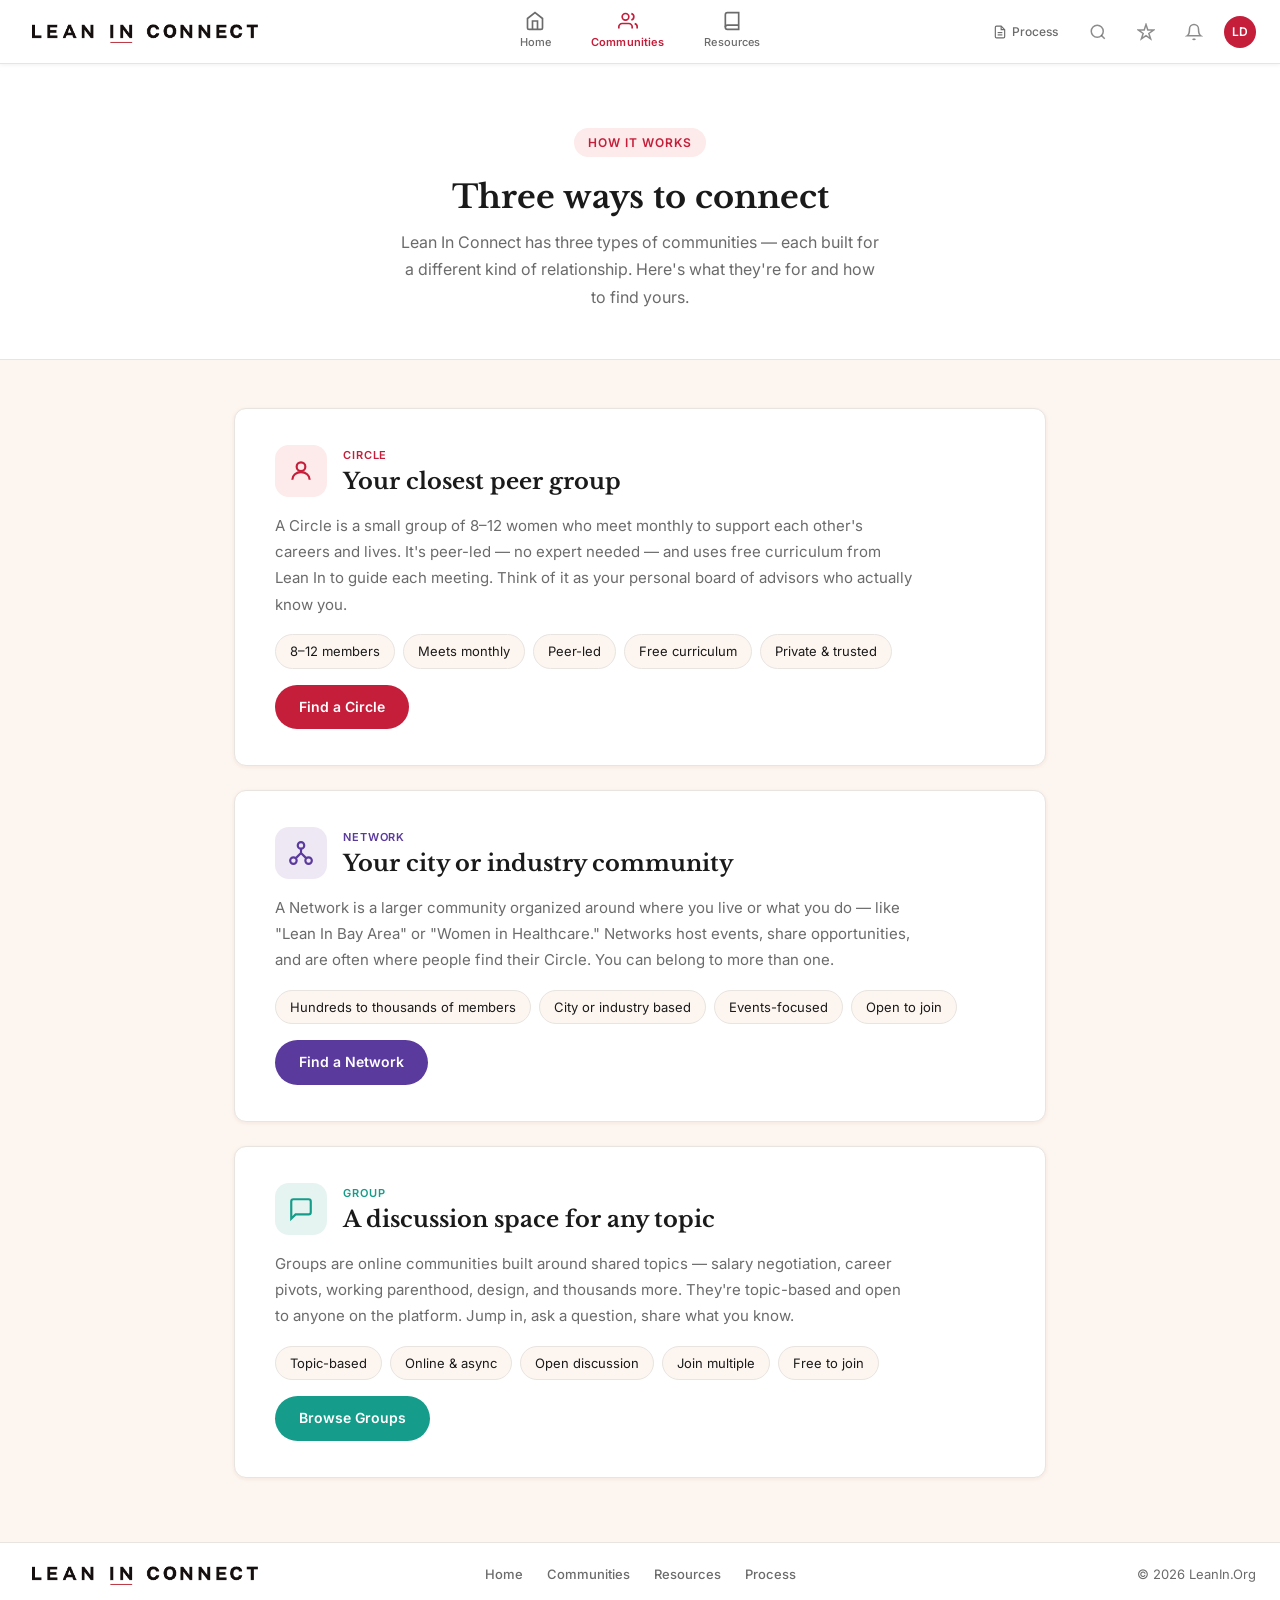
<file: explainer.html>
<!DOCTYPE html>
<html lang="en">
<head>
  <meta charset="UTF-8">
  <meta name="viewport" content="width=device-width, initial-scale=1.0">
  <title>How It Works — Lean In Connect</title>
  <link rel="stylesheet" href="style.css">
  <style>
    .explainer-hero {
      background: var(--color-card);
      border-bottom: 1px solid var(--border);
      padding: 64px 24px 48px;
      text-align: center;
    }
    .explainer-main {
      max-width: 860px;
      margin: 0 auto;
      padding: 48px 24px 64px;
      display: flex;
      flex-direction: column;
      gap: 24px;
    }
    .exp-card {
      background: var(--color-card);
      border: 1px solid var(--border);
      border-radius: var(--radius);
      padding: 36px 40px;
      box-shadow: var(--shadow-sm);
      display: flex;
      flex-direction: column;
      gap: 16px;
    }
    .exp-card-top {
      display: flex;
      align-items: center;
      gap: 16px;
    }
    .exp-icon {
      width: 52px;
      height: 52px;
      border-radius: 14px;
      display: flex;
      align-items: center;
      justify-content: center;
      flex-shrink: 0;
    }
    .exp-icon-circle  { background: var(--color-pill-bg); }
    .exp-icon-network { background: #EEE8F4; }
    .exp-icon-group   { background: #E6F4F1; }
    .exp-eyebrow {
      font-size: 11px;
      font-weight: 600;
      text-transform: uppercase;
      letter-spacing: 0.08em;
      color: var(--color-accent);
      margin-bottom: 2px;
    }
    .exp-card-title {
      font-family: var(--font-serif);
      font-size: 1.4rem;
      font-weight: 700;
      color: var(--text);
      margin: 0;
    }
    .exp-desc {
      font-size: 15px;
      color: var(--gray);
      line-height: 1.75;
      max-width: 640px;
      margin: 0;
    }
    .exp-chips {
      display: flex;
      flex-wrap: wrap;
      gap: 8px;
    }
    .exp-chip {
      background: var(--bg);
      border: 1px solid var(--border);
      border-radius: var(--radius-pill);
      padding: 6px 14px;
      font-size: 13px;
      color: var(--text);
    }
    .exp-btn {
      display: inline-flex;
      align-items: center;
      padding: 11px 24px;
      border: none;
      border-radius: var(--radius-pill);
      font-family: var(--font-sans);
      font-size: 14px;
      font-weight: 600;
      cursor: pointer;
      text-decoration: none;
      transition: background 0.15s, transform 0.2s ease;
      align-self: flex-start;
      color: #fff;
    }
    .exp-btn-circle  { background: #C41E3A; }
    .exp-btn-circle:hover  { background: #A01830; transform: scale(1.02); }
    .exp-btn-network { background: #5B3A9E; }
    .exp-btn-network:hover { background: #452E7A; transform: scale(1.02); }
    .exp-btn-group   { background: #169C8A; }
    .exp-btn-group:hover   { background: #0E7A6C; transform: scale(1.02); }
    @media (max-width: 768px) {
      .exp-card { padding: 24px 20px; }
      .exp-card-title { font-size: 1.2rem; }
      .explainer-main { padding: 32px 16px 40px; }
      .explainer-hero { padding: 40px 16px 32px; }
    }
  </style>
</head>
<body>

<!-- Top Nav -->
<nav class="topnav" role="navigation" aria-label="Main navigation">
  <a href="index.html" class="nav-logo" aria-label="Lean In Connect home">
    <img src="logo-lean-in.png" alt="Lean In" style="height: 32px; max-height: 32px; width: auto; display: block;">
  </a>

  <nav class="nav-links" aria-label="Primary">
    <a href="index.html" class="nav-link">
      <svg width="20" height="20" viewBox="0 0 24 24" fill="none" stroke="currentColor" stroke-width="2"><path d="M3 9l9-7 9 7v11a2 2 0 0 1-2 2H5a2 2 0 0 1-2-2z"/><polyline points="9 22 9 12 15 12 15 22"/></svg>
      Home
    </a>
    <a href="explore.html" class="nav-link active" aria-current="page">
      <svg width="20" height="20" viewBox="0 0 24 24" fill="none" stroke="currentColor" stroke-width="2"><path d="M17 21v-2a4 4 0 0 0-4-4H5a4 4 0 0 0-4 4v2"/><circle cx="9" cy="7" r="4"/><path d="M23 21v-2a4 4 0 0 0-3-3.87"/><path d="M16 3.13a4 4 0 0 1 0 7.75"/></svg>
      Communities
    </a>
    <a href="resources.html" class="nav-link">
      <svg width="20" height="20" viewBox="0 0 24 24" fill="none" stroke="currentColor" stroke-width="2"><path d="M4 19.5A2.5 2.5 0 0 1 6.5 17H20"/><path d="M6.5 2H20v20H6.5A2.5 2.5 0 0 1 4 19.5v-15A2.5 2.5 0 0 1 6.5 2z"/></svg>
      Resources
    </a>
  </nav>

  <div class="nav-right">
    <button class="hamburger-menu" onclick="toggleMobileMenu()" aria-label="Menu"><svg width="20" height="20" viewBox="0 0 24 24" fill="none" stroke="currentColor" stroke-width="2"><line x1="3" y1="6" x2="21" y2="6"/><line x1="3" y1="12" x2="21" y2="12"/><line x1="3" y1="18" x2="21" y2="18"/></svg></button>
    <a href="rationale.html" class="nav-process-link">
      <svg viewBox="0 0 24 24" fill="none" stroke="currentColor" stroke-width="2" aria-hidden="true"><path d="M14 2H6a2 2 0 0 0-2 2v16a2 2 0 0 0 2 2h12a2 2 0 0 0 2-2V8z"/><polyline points="14 2 14 8 20 8"/><line x1="16" y1="13" x2="8" y2="13"/><line x1="16" y1="17" x2="8" y2="17"/></svg>
      Process
    </a>
    <button class="nav-icon-btn" aria-label="Search">
      <svg width="18" height="18" viewBox="0 0 24 24" fill="none" stroke="currentColor" stroke-width="2" aria-hidden="true"><circle cx="11" cy="11" r="8"/><path d="m21 21-4.35-4.35"/></svg>
    </button>
    <button class="nav-icon-btn" aria-label="Assistant">
      <svg width="18" height="18" viewBox="0 0 24 24" fill="none" stroke="currentColor" stroke-width="2" aria-hidden="true"><path d="M12 2l2.4 7.4H22l-6.2 4.5 2.4 7.4L12 17l-6.2 4.3 2.4-7.4L2 9.4h7.6z"/></svg>
    </button>
    <button class="nav-icon-btn" aria-label="Notifications">
      <svg width="18" height="18" viewBox="0 0 24 24" fill="none" stroke="currentColor" stroke-width="2" aria-hidden="true"><path d="M18 8A6 6 0 0 0 6 8c0 7-3 9-3 9h18s-3-2-3-9"/><path d="M13.73 21a2 2 0 0 1-3.46 0"/></svg>
    </button>
    <div class="avatar sm a-me" role="img" aria-label="Your profile">LD</div>
  </div>
</nav>

<div class="mobile-nav-menu" id="mobile-nav-menu">
  <a href="index.html">Home</a>
  <a href="explore.html" class="active">Communities</a>
  <a href="resources.html">Resources</a>
  <a href="rationale.html">Process</a>
</div>
<script>
  function toggleMobileMenu() {
    document.querySelector('.mobile-nav-menu').classList.toggle('open');
  }
</script>

<div class="page-body">

  <!-- Hero -->
  <div class="explainer-hero">
    <div class="hero-tag" style="background: var(--red-light); color: var(--red);">How it works</div>
    <h1 style="margin-bottom: 12px;">Three ways to connect</h1>
    <p style="max-width: 480px; margin: 0 auto; font-size: 16px; color: var(--gray);">Lean In Connect has three types of communities — each built for a different kind of relationship. Here's what they're for and how to find yours.</p>
  </div>

  <!-- Three Cards -->
  <div class="explainer-main">

    <!-- Circle -->
    <div class="exp-card" aria-labelledby="circle-heading">
      <div class="exp-card-top">
        <div class="exp-icon exp-icon-circle" aria-hidden="true">
          <svg width="26" height="26" viewBox="0 0 24 24" fill="none" stroke="#C41E3A" stroke-width="2"><circle cx="12" cy="8" r="4"/><path d="M4 20c0-4 3.6-7 8-7s8 3 8 7"/></svg>
        </div>
        <div>
          <div class="exp-eyebrow">Circle</div>
          <h2 class="exp-card-title" id="circle-heading">Your closest peer group</h2>
        </div>
      </div>
      <p class="exp-desc">A Circle is a small group of 8–12 women who meet monthly to support each other's careers and lives. It's peer-led — no expert needed — and uses free curriculum from Lean In to guide each meeting. Think of it as your personal board of advisors who actually know you.</p>
      <div class="exp-chips">
        <span class="exp-chip">8–12 members</span>
        <span class="exp-chip">Meets monthly</span>
        <span class="exp-chip">Peer-led</span>
        <span class="exp-chip">Free curriculum</span>
        <span class="exp-chip">Private &amp; trusted</span>
      </div>
      <a href="explore.html" class="exp-btn exp-btn-circle">Find a Circle</a>
    </div>

    <!-- Network -->
    <div class="exp-card" aria-labelledby="network-heading">
      <div class="exp-card-top">
        <div class="exp-icon exp-icon-network" aria-hidden="true">
          <svg width="26" height="26" viewBox="0 0 24 24" fill="none" stroke="#5B3A9E" stroke-width="2"><circle cx="12" cy="5" r="3"/><circle cx="5" cy="19" r="3"/><circle cx="19" cy="19" r="3"/><path d="M12 8v4M12 12l-4.5 4.5M12 12l4.5 4.5"/></svg>
        </div>
        <div>
          <div class="exp-eyebrow" style="color: #5B3A9E;">Network</div>
          <h2 class="exp-card-title" id="network-heading">Your city or industry community</h2>
        </div>
      </div>
      <p class="exp-desc">A Network is a larger community organized around where you live or what you do — like "Lean In Bay Area" or "Women in Healthcare." Networks host events, share opportunities, and are often where people find their Circle. You can belong to more than one.</p>
      <div class="exp-chips">
        <span class="exp-chip">Hundreds to thousands of members</span>
        <span class="exp-chip">City or industry based</span>
        <span class="exp-chip">Events-focused</span>
        <span class="exp-chip">Open to join</span>
      </div>
      <a href="explore.html" class="exp-btn exp-btn-network">Find a Network</a>
    </div>

    <!-- Group -->
    <div class="exp-card" aria-labelledby="group-heading">
      <div class="exp-card-top">
        <div class="exp-icon exp-icon-group" aria-hidden="true">
          <svg width="26" height="26" viewBox="0 0 24 24" fill="none" stroke="#169C8A" stroke-width="2"><path d="M21 15a2 2 0 0 1-2 2H7l-4 4V5a2 2 0 0 1 2-2h14a2 2 0 0 1 2 2z"/></svg>
        </div>
        <div>
          <div class="exp-eyebrow" style="color: #169C8A;">Group</div>
          <h2 class="exp-card-title" id="group-heading">A discussion space for any topic</h2>
        </div>
      </div>
      <p class="exp-desc">Groups are online communities built around shared topics — salary negotiation, career pivots, working parenthood, design, and thousands more. They're topic-based and open to anyone on the platform. Jump in, ask a question, share what you know.</p>
      <div class="exp-chips">
        <span class="exp-chip">Topic-based</span>
        <span class="exp-chip">Online &amp; async</span>
        <span class="exp-chip">Open discussion</span>
        <span class="exp-chip">Join multiple</span>
        <span class="exp-chip">Free to join</span>
      </div>
      <a href="explore.html" class="exp-btn exp-btn-group">Browse Groups</a>
    </div>

  </div>
</div>

<!-- Footer -->
<footer class="site-footer" role="contentinfo">
  <a href="index.html" class="footer-logo-link">
    <img src="logo-lean-in.png" alt="Lean In" style="height: 32px; width: auto;">
  </a>
  <nav class="footer-links" aria-label="Footer navigation">
    <a href="index.html" class="footer-link">Home</a>
    <a href="explore.html" class="footer-link">Communities</a>
    <a href="resources.html" class="footer-link">Resources</a>
    <a href="rationale.html" class="footer-link">Process</a>
  </nav>
  <p class="footer-copy">© 2026 LeanIn.Org</p>
</footer>
<script src="nav-popups.js"></script>

</body>
</html>
</file>
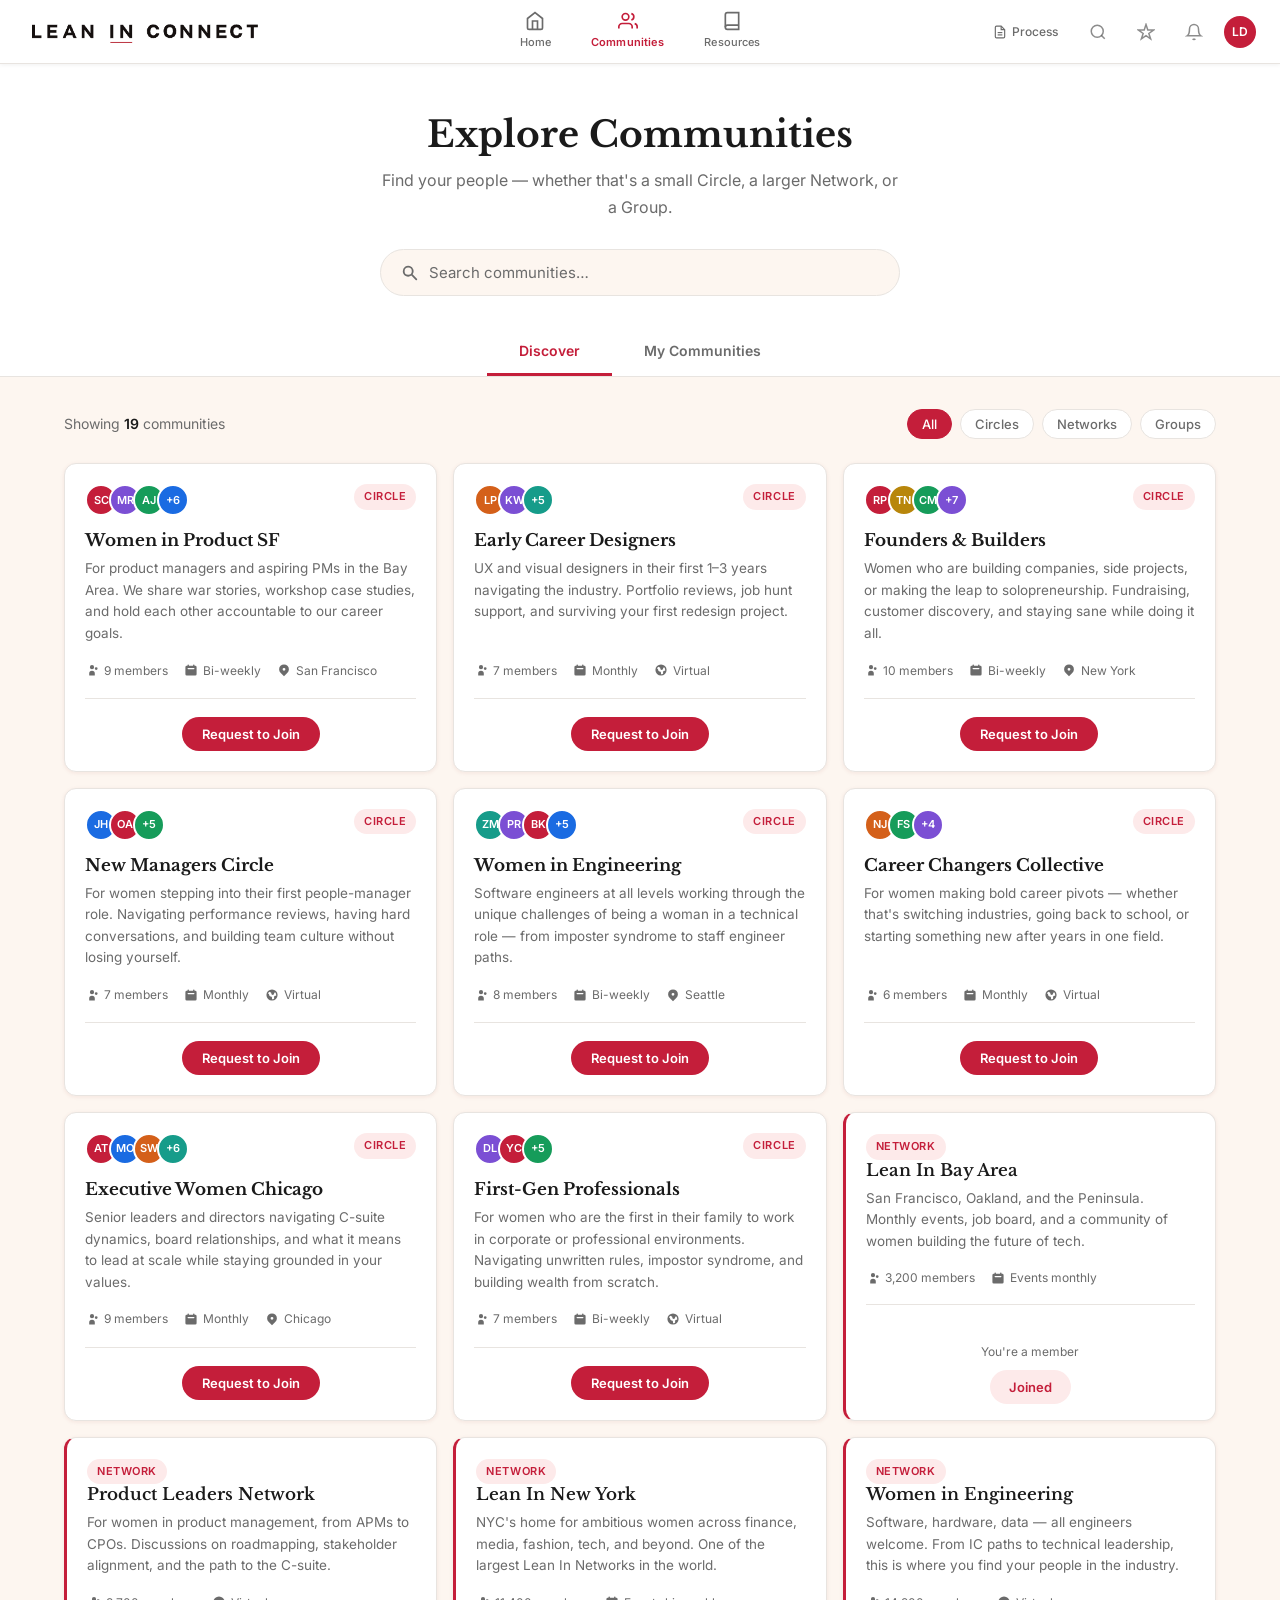
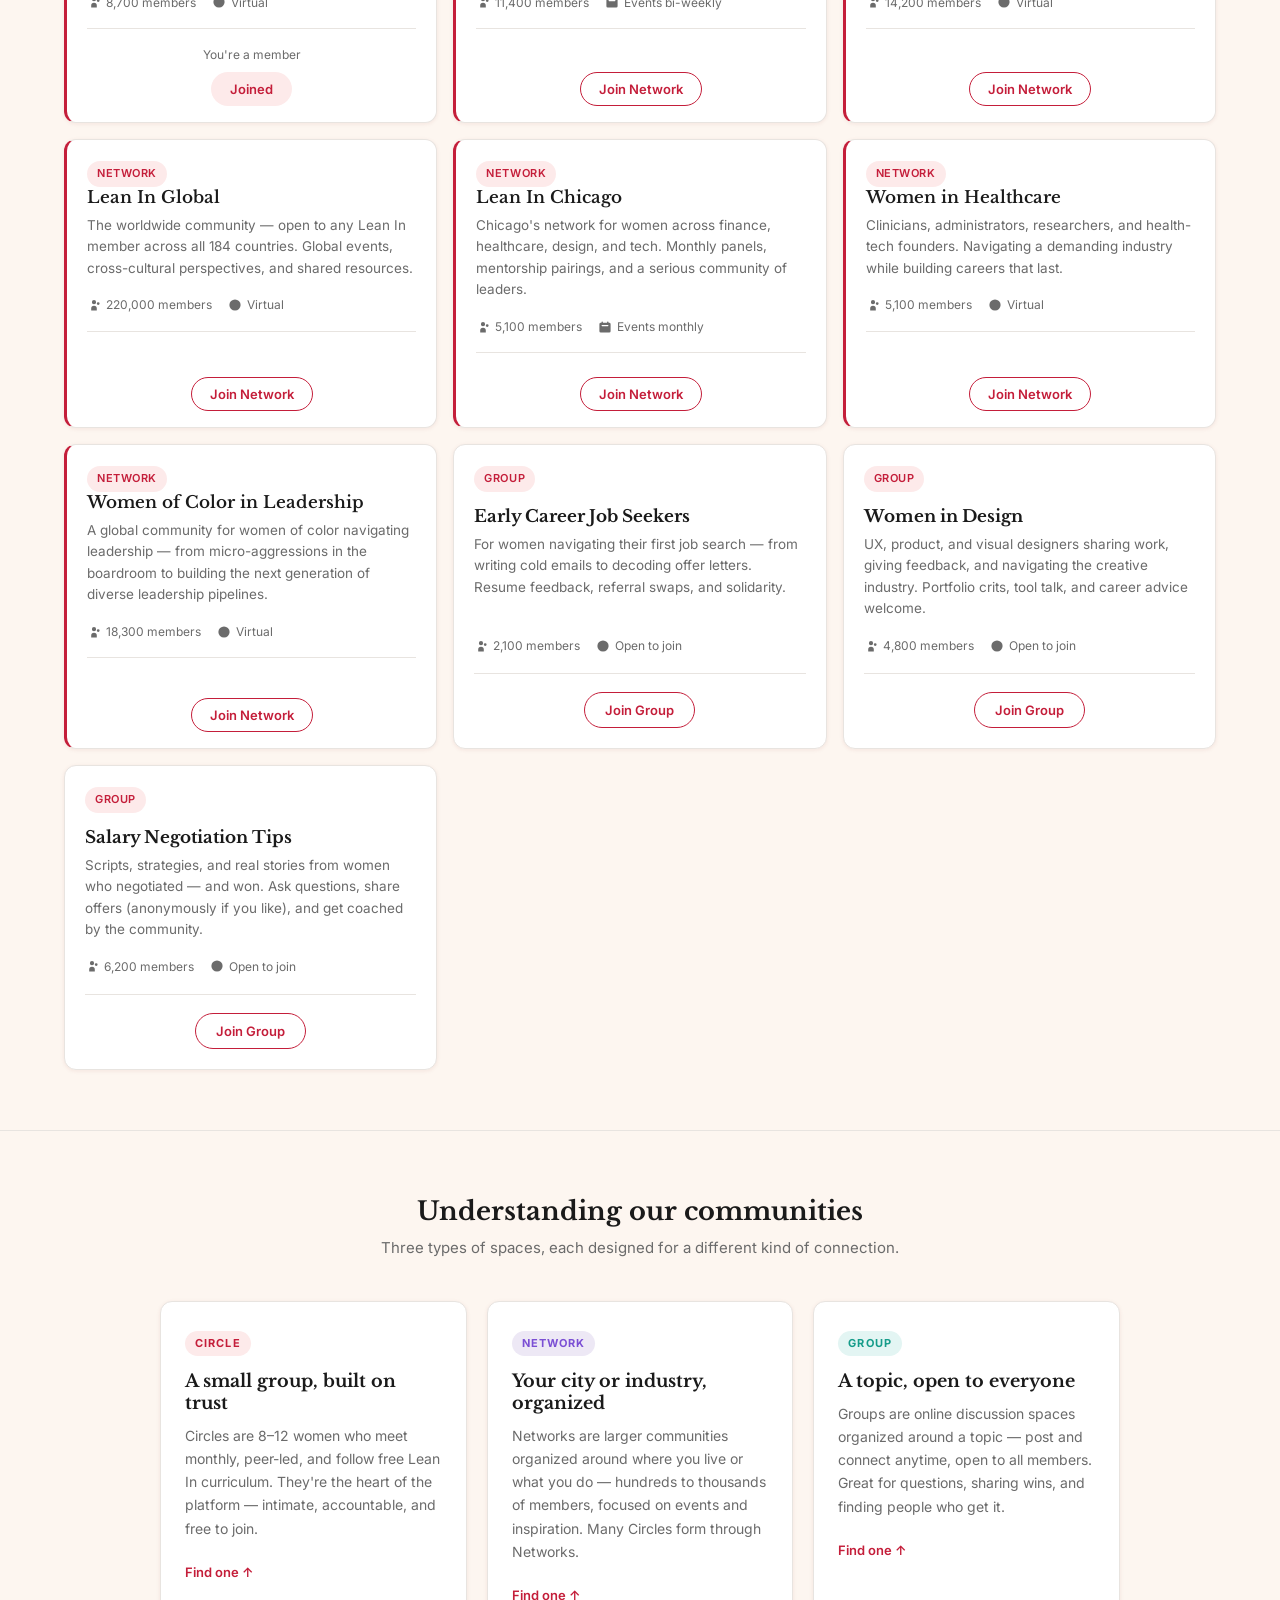
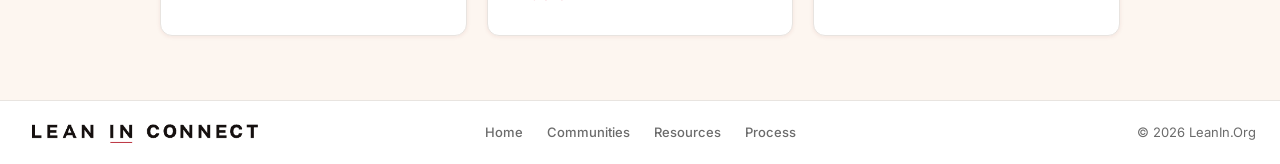
<file: explore.html>
<!DOCTYPE html>
<html lang="en">
<head>
  <meta charset="UTF-8">
  <meta name="viewport" content="width=device-width, initial-scale=1.0">
  <title>Explore — Lean In Connect</title>
  <link rel="stylesheet" href="style.css">
  <style>
    /* ── Header ── */
    .explore-header {
      background: var(--color-card);
      border-bottom: 1px solid var(--border);
      padding: 48px 24px 0;
      text-align: center;
    }
    .explore-header h1 { font-size: 2.25rem; margin-bottom: 10px; }
    .explore-header > p {
      font-size: 16px; color: var(--gray);
      max-width: 520px; margin: 0 auto 28px;
    }

    .explore-search-wrap { max-width: 520px; margin: 0 auto 32px; }
    .explore-search {
      display: flex; align-items: center; gap: 10px;
      background: var(--bg); border: 1.5px solid var(--border);
      border-radius: var(--radius-pill); padding: 13px 20px;
      transition: border-color 0.15s, box-shadow 0.15s;
    }
    .explore-search:focus-within {
      border-color: var(--red);
      box-shadow: 0 0 0 3px rgba(196,30,58,0.10);
    }
    .explore-search svg { width: 18px; height: 18px; color: var(--gray); flex-shrink: 0; }
    .explore-search input {
      flex: 1; background: none; border: none; outline: none;
      font-family: var(--font-sans); font-size: 15px; color: var(--text);
    }
    .explore-search input::placeholder { color: var(--gray); }

    /* ── Main tabs ── */
    .explore-tabs {
      display: flex;
      justify-content: center;
    }
    .explore-tab {
      padding: 14px 32px;
      font-size: 14px; font-weight: 600; color: var(--gray);
      border-bottom: 3px solid transparent;
      cursor: pointer; transition: color 0.15s, border-color 0.15s;
      background: none; border-top: none; border-left: none; border-right: none;
      font-family: var(--font-sans);
    }
    .explore-tab:hover { color: var(--text); }
    .explore-tab.active { color: var(--red); border-bottom-color: var(--red); }

    /* ── Body ── */
    .explore-body {
      max-width: 1200px;
      margin: 0 auto;
      padding: 32px 24px 60px;
    }

    /* ── Toolbar ── */
    .explore-toolbar {
      display: flex; align-items: center; justify-content: space-between;
      margin-bottom: 24px; flex-wrap: wrap; gap: 12px;
    }
    .explore-count { font-size: 14px; color: var(--gray); }
    .explore-count strong { color: var(--text); font-weight: 600; }

    .sub-filters { display: flex; gap: 8px; flex-wrap: wrap; }
    .sub-chip {
      padding: 6px 14px; border-radius: var(--radius-pill);
      font-size: 13px; font-weight: 500;
      border: 1.5px solid var(--border);
      background: var(--white); color: var(--gray);
      cursor: pointer; transition: all 0.15s; font-family: var(--font-sans);
    }
    .sub-chip:hover { border-color: var(--red); color: var(--red); }
    .sub-chip.active { background: var(--red); border-color: var(--red); color: var(--white); }

    /* ── Grid ── */
    .explore-grid {
      display: grid;
      grid-template-columns: repeat(auto-fill, minmax(300px, 1fr));
      gap: 16px;
    }

    /* ── Type pill (shared) ── */
    .type-pill {
      display: inline-flex; align-items: center;
      padding: 4px 10px; border-radius: var(--radius-pill);
      font-size: 11px; font-weight: 600;
      text-transform: uppercase; letter-spacing: 0.05em;
      background: var(--color-pill-bg);
      color: var(--color-pill-text);
      white-space: nowrap;
    }

    /* ── Circle cards ── */
    .circle-card {
      background: var(--color-card);
      border: 1px solid var(--border);
      border-radius: var(--radius);
      padding: 20px;
      box-shadow: var(--shadow-sm);
      display: flex; flex-direction: column;
      transition: box-shadow 0.2s, transform 0.2s;
    }
    .circle-card:hover { box-shadow: var(--shadow-md); transform: translateY(-2px); }

    .circle-card-top {
      display: flex; align-items: flex-start;
      justify-content: space-between; margin-bottom: 14px;
    }
    .circle-avatar-group { display: flex; }
    .circle-member-avatar {
      width: 32px; height: 32px; border-radius: 50%;
      border: 2px solid var(--color-card);
      display: flex; align-items: center; justify-content: center;
      font-size: 11px; font-weight: 600; color: white;
      margin-left: -8px;
    }
    .circle-member-avatar:first-child { margin-left: 0; }

    .circle-card h3 { font-size: 1.05rem; font-weight: 700; color: var(--text); margin-bottom: 6px; line-height: 1.3; }
    .circle-description { font-size: 13.5px; color: var(--gray); line-height: 1.6; margin-bottom: 16px; flex: 1; }

    .circle-meta {
      display: flex; gap: 16px; margin-bottom: 18px;
      padding-bottom: 18px; border-bottom: 1px solid var(--border);
    }
    .circle-meta-item { display: flex; align-items: center; gap: 5px; font-size: 12px; color: var(--gray); }
    .circle-meta-item svg { width: 14px; height: 14px; flex-shrink: 0; }

    .circle-card-footer { text-align: center; }

    .btn-join {
      padding: 9px 20px; background: var(--red); color: var(--white);
      border: none; border-radius: var(--radius-pill);
      font-size: 13px; font-weight: 600; font-family: var(--font-sans);
      cursor: pointer; transition: background 0.15s, transform 0.2s ease;
    }
    .btn-join:hover { background: var(--red-hover); transform: scale(1.02); }
    .btn-join.pending { background: var(--bg); color: var(--gray); border: 1.5px solid var(--border); }

    /* ── Network cards ── */
    .network-card {
      background: var(--color-card);
      border: 1px solid var(--border);
      border-left: 3px solid #C41E3A;
      border-radius: var(--radius);
      overflow: hidden; box-shadow: var(--shadow-sm);
      transition: box-shadow 0.2s, transform 0.2s;
      display: flex; flex-direction: column;
    }
    .network-card:hover { box-shadow: var(--shadow-md); transform: translateY(-2px); }

    .network-card-body { padding: 20px 20px 0; flex: 1; }
    .network-card h3 { font-size: 1.05rem; margin-bottom: 6px; line-height: 1.3; }
    .network-description { font-size: 13.5px; color: var(--gray); line-height: 1.6; margin-bottom: 16px; }

    .network-meta {
      display: flex; gap: 16px; padding-bottom: 16px;
      border-bottom: 1px solid var(--border);
    }
    .network-meta-item { display: flex; align-items: center; gap: 5px; font-size: 12px; color: var(--gray); }
    .network-meta-item svg { width: 14px; height: 14px; }

    .network-card-footer { padding: 16px 20px; text-align: center; }
    .network-member-count { font-size: 12px; color: var(--gray); display: block; margin-bottom: 8px; }

    .btn-join-network {
      padding: 8px 18px; background: transparent;
      color: var(--red); border: 1.5px solid var(--red);
      border-radius: var(--radius-pill); font-size: 13px; font-weight: 600;
      font-family: var(--font-sans); cursor: pointer; transition: all 0.15s;
    }
    .btn-join-network:hover { background: var(--color-pill-bg); transform: scale(1.02); }
    .btn-join-network.joined { background: var(--color-pill-bg); color: var(--red); border-color: transparent; }

    /* ── Group cards ── */
    .group-card {
      background: var(--color-card);
      border: 1px solid var(--border);
      border-radius: var(--radius);
      padding: 20px;
      box-shadow: var(--shadow-sm);
      display: flex; flex-direction: column;
      transition: box-shadow 0.2s, transform 0.2s;
    }
    .group-card:hover { box-shadow: var(--shadow-md); transform: translateY(-2px); }

    .group-card-top { margin-bottom: 14px; }
    .group-card h3 { font-size: 1.05rem; font-weight: 700; color: var(--text); margin-bottom: 6px; line-height: 1.3; }
    .group-description { font-size: 13.5px; color: var(--gray); line-height: 1.6; margin-bottom: 16px; flex: 1; }

    .group-meta {
      display: flex; gap: 16px; margin-bottom: 18px;
      padding-bottom: 18px; border-bottom: 1px solid var(--border);
    }
    .group-meta-item { display: flex; align-items: center; gap: 5px; font-size: 12px; color: var(--gray); }
    .group-meta-item svg { width: 14px; height: 14px; }

    .group-card-footer { text-align: center; }

    .btn-join-group {
      padding: 9px 20px; background: transparent;
      color: var(--red); border: 1.5px solid var(--red);
      border-radius: var(--radius-pill); font-size: 13px; font-weight: 600;
      font-family: var(--font-sans); cursor: pointer; transition: all 0.15s;
    }
    .btn-join-group:hover { background: var(--color-pill-bg); transform: scale(1.02); }
    .btn-join-group.joined { background: var(--color-pill-bg); color: var(--red); border-color: transparent; }

    /* ── No results ── */
    .no-results {
      display: none; grid-column: 1/-1;
      text-align: center; padding: 64px 24px; color: var(--gray);
    }

    /* ── My Communities tab ── */
    .my-communities { display: none; }
    .my-communities.active { display: block; }

    .my-section { margin-bottom: 40px; }
    .my-section-heading {
      font-family: var(--font-serif);
      font-size: 1.1rem; font-weight: 700;
      color: var(--text); margin-bottom: 16px;
      padding-bottom: 10px;
      border-bottom: 1px solid var(--border);
    }
    .my-cards {
      display: grid;
      grid-template-columns: repeat(auto-fill, minmax(300px, 1fr));
      gap: 16px;
    }
    .my-card {
      background: var(--color-card);
      border: 1px solid var(--border);
      border-radius: var(--radius);
      padding: 20px;
      box-shadow: var(--shadow-sm);
      display: flex; flex-direction: column; gap: 8px;
    }
    .my-card-type {
      font-size: 11px; font-weight: 600;
      text-transform: uppercase; letter-spacing: 0.06em;
      color: var(--gray);
    }
    .my-card-name {
      font-family: var(--font-serif);
      font-size: 1.05rem; font-weight: 700;
      color: var(--text); line-height: 1.3;
    }
    .my-card-meta { font-size: 13px; color: var(--gray); }
    .my-card-footer {
      padding-top: 12px; margin-top: 4px;
      border-top: 1px solid var(--border);
      text-align: center;
    }
    .btn-view {
      padding: 8px 24px; background: var(--bg);
      color: var(--text); border: 1.5px solid var(--border);
      border-radius: var(--radius-pill); font-size: 13px; font-weight: 600;
      font-family: var(--font-sans); cursor: pointer; transition: all 0.15s;
    }
    .btn-view:hover { border-color: var(--red); color: var(--red); }

    @media (max-width: 1024px) {
      .explore-grid { grid-template-columns: repeat(2, 1fr); }
      .my-cards { grid-template-columns: repeat(2, 1fr); }
    }
    @media (max-width: 768px) {
      .explore-grid { grid-template-columns: 1fr; }
      .my-cards { grid-template-columns: 1fr; }
      .explore-toolbar { flex-direction: column; align-items: flex-start; }
      .explore-header h1 { font-size: 1.75rem; }
      .explore-header > p { font-size: 14px; }
      .explore-tab { padding: 12px 20px; font-size: 13px; }
      .explore-body { padding: 24px 16px 40px; }
    }
  </style>
</head>
<body>

<!-- ── Top Nav ── -->
<nav class="topnav" role="navigation" aria-label="Main navigation">
  <a href="index.html" class="nav-logo" aria-label="Lean In Connect home">
    <img src="logo-lean-in.png" alt="Lean In" style="height: 32px; max-height: 32px; width: auto; display: block;">
  </a>

  <nav class="nav-links" aria-label="Primary">
    <a href="index.html" class="nav-link">
      <svg width="20" height="20" viewBox="0 0 24 24" fill="none" stroke="currentColor" stroke-width="2"><path d="M3 9l9-7 9 7v11a2 2 0 0 1-2 2H5a2 2 0 0 1-2-2z"/><polyline points="9 22 9 12 15 12 15 22"/></svg>
      Home
    </a>
    <a href="explore.html" class="nav-link active" aria-current="page">
      <svg width="20" height="20" viewBox="0 0 24 24" fill="none" stroke="currentColor" stroke-width="2"><path d="M17 21v-2a4 4 0 0 0-4-4H5a4 4 0 0 0-4 4v2"/><circle cx="9" cy="7" r="4"/><path d="M23 21v-2a4 4 0 0 0-3-3.87"/><path d="M16 3.13a4 4 0 0 1 0 7.75"/></svg>
      Communities
    </a>
    <a href="resources.html" class="nav-link">
      <svg width="20" height="20" viewBox="0 0 24 24" fill="none" stroke="currentColor" stroke-width="2"><path d="M4 19.5A2.5 2.5 0 0 1 6.5 17H20"/><path d="M6.5 2H20v20H6.5A2.5 2.5 0 0 1 4 19.5v-15A2.5 2.5 0 0 1 6.5 2z"/></svg>
      Resources
    </a>
  </nav>

  <div class="nav-right">
    <button class="hamburger-menu" onclick="toggleMobileMenu()" aria-label="Menu"><svg width="20" height="20" viewBox="0 0 24 24" fill="none" stroke="currentColor" stroke-width="2"><line x1="3" y1="6" x2="21" y2="6"/><line x1="3" y1="12" x2="21" y2="12"/><line x1="3" y1="18" x2="21" y2="18"/></svg></button>
    <a href="rationale.html" class="nav-process-link">
      <svg viewBox="0 0 24 24" fill="none" stroke="currentColor" stroke-width="2" aria-hidden="true"><path d="M14 2H6a2 2 0 0 0-2 2v16a2 2 0 0 0 2 2h12a2 2 0 0 0 2-2V8z"/><polyline points="14 2 14 8 20 8"/><line x1="16" y1="13" x2="8" y2="13"/><line x1="16" y1="17" x2="8" y2="17"/></svg>
      Process
    </a>
    <button class="nav-icon-btn" aria-label="Search">
      <svg width="18" height="18" viewBox="0 0 24 24" fill="none" stroke="currentColor" stroke-width="2" aria-hidden="true"><circle cx="11" cy="11" r="8"/><path d="m21 21-4.35-4.35"/></svg>
    </button>
    <button class="nav-icon-btn" aria-label="Assistant">
      <svg width="18" height="18" viewBox="0 0 24 24" fill="none" stroke="currentColor" stroke-width="2" aria-hidden="true"><path d="M12 2l2.4 7.4H22l-6.2 4.5 2.4 7.4L12 17l-6.2 4.3 2.4-7.4L2 9.4h7.6z"/></svg>
    </button>
    <button class="nav-icon-btn" aria-label="Notifications">
      <svg width="18" height="18" viewBox="0 0 24 24" fill="none" stroke="currentColor" stroke-width="2" aria-hidden="true"><path d="M18 8A6 6 0 0 0 6 8c0 7-3 9-3 9h18s-3-2-3-9"/><path d="M13.73 21a2 2 0 0 1-3.46 0"/></svg>
    </button>
    <div class="avatar sm a-me" role="img" aria-label="Your profile">LD</div>
  </div>
</nav>

<div class="mobile-nav-menu" id="mobile-nav-menu">
  <a href="index.html">Home</a>
  <a href="explore.html" class="active">Communities</a>
  <a href="resources.html">Resources</a>
  <a href="rationale.html">Process</a>
</div>
<script>
  function toggleMobileMenu() {
    document.querySelector('.mobile-nav-menu').classList.toggle('open');
  }
</script>

<div class="page-body" id="explore-top">

  <!-- ── Page Header ── -->
  <div class="explore-header">
    <h1>Explore Communities</h1>
    <p>Find your people — whether that's a small Circle, a larger Network, or a Group.</p>

    <div class="explore-search-wrap">
      <div class="explore-search">
        <svg xmlns="http://www.w3.org/2000/svg" viewBox="0 0 20 20" fill="currentColor" aria-hidden="true">
          <path fill-rule="evenodd" d="M8 4a4 4 0 100 8 4 4 0 000-8zM2 8a6 6 0 1110.89 3.476l4.817 4.817a1 1 0 01-1.414 1.414l-4.816-4.816A6 6 0 012 8z" clip-rule="evenodd"/>
        </svg>
        <input
          type="search"
          id="explore-search-input"
          placeholder="Search communities…"
          aria-label="Search communities"
        >
      </div>
    </div>

    <div class="explore-tabs" role="tablist" aria-label="Community sections">
      <button class="explore-tab active" role="tab" aria-selected="true" data-tab="discover">Discover</button>
      <button class="explore-tab" role="tab" aria-selected="false" data-tab="my-communities">My Communities</button>
    </div>
  </div>

  <div class="explore-body">

    <!-- ════════════════════ DISCOVER TAB ════════════════════ -->
    <div id="tab-discover">

      <div class="explore-toolbar">
        <p class="explore-count" aria-live="polite">
          Showing <strong id="explore-count">19</strong> communities
        </p>
        <div class="sub-filters" role="group" aria-label="Filter by community type">
          <button class="sub-chip active" data-filter="all">All</button>
          <button class="sub-chip" data-filter="circle">Circles</button>
          <button class="sub-chip" data-filter="network">Networks</button>
          <button class="sub-chip" data-filter="group">Groups</button>
        </div>
      </div>

      <div class="explore-grid" id="explore-grid" role="list">

        <!-- ───── Circle Cards (8) ───── -->

        <div class="circle-card" data-type="circle" data-name="sf women in tech women in product sf" role="listitem">
          <div class="circle-card-top">
            <div class="circle-avatar-group" aria-hidden="true">
              <div class="circle-member-avatar" style="background:#C41E3A;">SC</div>
              <div class="circle-member-avatar" style="background:#7B4FD4;">MR</div>
              <div class="circle-member-avatar" style="background:#169C5A;">AJ</div>
              <div class="circle-member-avatar" style="background:#1A6BE2;">+6</div>
            </div>
            <span class="type-pill">Circle</span>
          </div>
          <h3>Women in Product SF</h3>
          <p class="circle-description">For product managers and aspiring PMs in the Bay Area. We share war stories, workshop case studies, and hold each other accountable to our career goals.</p>
          <div class="circle-meta">
            <div class="circle-meta-item">
              <svg xmlns="http://www.w3.org/2000/svg" viewBox="0 0 20 20" fill="currentColor" aria-hidden="true"><path d="M13 6a3 3 0 11-6 0 3 3 0 016 0zM18 8a2 2 0 11-4 0 2 2 0 014 0zM14 15a4 4 0 00-8 0v3h8v-3z"/></svg>
              9 members
            </div>
            <div class="circle-meta-item">
              <svg xmlns="http://www.w3.org/2000/svg" viewBox="0 0 20 20" fill="currentColor" aria-hidden="true"><path fill-rule="evenodd" d="M6 2a1 1 0 00-1 1v1H4a2 2 0 00-2 2v10a2 2 0 002 2h12a2 2 0 002-2V6a2 2 0 00-2-2h-1V3a1 1 0 10-2 0v1H7V3a1 1 0 00-1-1zm0 5a1 1 0 000 2h8a1 1 0 100-2H6z" clip-rule="evenodd"/></svg>
              Bi-weekly
            </div>
            <div class="circle-meta-item">
              <svg xmlns="http://www.w3.org/2000/svg" viewBox="0 0 20 20" fill="currentColor" aria-hidden="true"><path fill-rule="evenodd" d="M5.05 4.05a7 7 0 119.9 9.9L10 18.9l-4.95-4.95a7 7 0 010-9.9zM10 11a2 2 0 100-4 2 2 0 000 4z" clip-rule="evenodd"/></svg>
              San Francisco
            </div>
          </div>
          <div class="circle-card-footer">
            <button class="btn-join" aria-label="Request to join Women in Product SF">Request to Join</button>
          </div>
        </div>

        <div class="circle-card" data-type="circle" data-name="early career designers" role="listitem">
          <div class="circle-card-top">
            <div class="circle-avatar-group" aria-hidden="true">
              <div class="circle-member-avatar" style="background:#D4601A;">LP</div>
              <div class="circle-member-avatar" style="background:#7B4FD4;">KW</div>
              <div class="circle-member-avatar" style="background:#169C8A;">+5</div>
            </div>
            <span class="type-pill">Circle</span>
          </div>
          <h3>Early Career Designers</h3>
          <p class="circle-description">UX and visual designers in their first 1–3 years navigating the industry. Portfolio reviews, job hunt support, and surviving your first redesign project.</p>
          <div class="circle-meta">
            <div class="circle-meta-item">
              <svg xmlns="http://www.w3.org/2000/svg" viewBox="0 0 20 20" fill="currentColor" aria-hidden="true"><path d="M13 6a3 3 0 11-6 0 3 3 0 016 0zM18 8a2 2 0 11-4 0 2 2 0 014 0zM14 15a4 4 0 00-8 0v3h8v-3z"/></svg>
              7 members
            </div>
            <div class="circle-meta-item">
              <svg xmlns="http://www.w3.org/2000/svg" viewBox="0 0 20 20" fill="currentColor" aria-hidden="true"><path fill-rule="evenodd" d="M6 2a1 1 0 00-1 1v1H4a2 2 0 00-2 2v10a2 2 0 002 2h12a2 2 0 002-2V6a2 2 0 00-2-2h-1V3a1 1 0 10-2 0v1H7V3a1 1 0 00-1-1zm0 5a1 1 0 000 2h8a1 1 0 100-2H6z" clip-rule="evenodd"/></svg>
              Monthly
            </div>
            <div class="circle-meta-item">
              <svg xmlns="http://www.w3.org/2000/svg" viewBox="0 0 20 20" fill="currentColor" aria-hidden="true"><path fill-rule="evenodd" d="M10 18a8 8 0 100-16 8 8 0 000 16zM4.332 8.027a6.012 6.012 0 011.912-2.706C6.512 5.73 6.974 6 7.5 6A1.5 1.5 0 019 7.5V8a2 2 0 004 0 2 2 0 011.523-1.943A5.977 5.977 0 0116 10c0 .34-.028.675-.083 1H15a2 2 0 00-2 2v2.197A5.973 5.973 0 0110 16v-2a2 2 0 00-2-2 2 2 0 01-2-2 2 2 0 00-1.668-1.973z" clip-rule="evenodd"/></svg>
              Virtual
            </div>
          </div>
          <div class="circle-card-footer">
            <button class="btn-join" aria-label="Request to join Early Career Designers">Request to Join</button>
          </div>
        </div>

        <div class="circle-card" data-type="circle" data-name="founders and builders entrepreneurship" role="listitem">
          <div class="circle-card-top">
            <div class="circle-avatar-group" aria-hidden="true">
              <div class="circle-member-avatar" style="background:#C41E3A;">RP</div>
              <div class="circle-member-avatar" style="background:#B8860B;">TN</div>
              <div class="circle-member-avatar" style="background:#169C5A;">CM</div>
              <div class="circle-member-avatar" style="background:#7B4FD4;">+7</div>
            </div>
            <span class="type-pill">Circle</span>
          </div>
          <h3>Founders &amp; Builders</h3>
          <p class="circle-description">Women who are building companies, side projects, or making the leap to solopreneurship. Fundraising, customer discovery, and staying sane while doing it all.</p>
          <div class="circle-meta">
            <div class="circle-meta-item">
              <svg xmlns="http://www.w3.org/2000/svg" viewBox="0 0 20 20" fill="currentColor" aria-hidden="true"><path d="M13 6a3 3 0 11-6 0 3 3 0 016 0zM18 8a2 2 0 11-4 0 2 2 0 014 0zM14 15a4 4 0 00-8 0v3h8v-3z"/></svg>
              10 members
            </div>
            <div class="circle-meta-item">
              <svg xmlns="http://www.w3.org/2000/svg" viewBox="0 0 20 20" fill="currentColor" aria-hidden="true"><path fill-rule="evenodd" d="M6 2a1 1 0 00-1 1v1H4a2 2 0 00-2 2v10a2 2 0 002 2h12a2 2 0 002-2V6a2 2 0 00-2-2h-1V3a1 1 0 10-2 0v1H7V3a1 1 0 00-1-1zm0 5a1 1 0 000 2h8a1 1 0 100-2H6z" clip-rule="evenodd"/></svg>
              Bi-weekly
            </div>
            <div class="circle-meta-item">
              <svg xmlns="http://www.w3.org/2000/svg" viewBox="0 0 20 20" fill="currentColor" aria-hidden="true"><path fill-rule="evenodd" d="M5.05 4.05a7 7 0 119.9 9.9L10 18.9l-4.95-4.95a7 7 0 010-9.9zM10 11a2 2 0 100-4 2 2 0 000 4z" clip-rule="evenodd"/></svg>
              New York
            </div>
          </div>
          <div class="circle-card-footer">
            <button class="btn-join" aria-label="Request to join Founders and Builders">Request to Join</button>
          </div>
        </div>

        <div class="circle-card" data-type="circle" data-name="new managers circle leadership" role="listitem">
          <div class="circle-card-top">
            <div class="circle-avatar-group" aria-hidden="true">
              <div class="circle-member-avatar" style="background:#1A6BE2;">JH</div>
              <div class="circle-member-avatar" style="background:#C41E3A;">OA</div>
              <div class="circle-member-avatar" style="background:#169C5A;">+5</div>
            </div>
            <span class="type-pill">Circle</span>
          </div>
          <h3>New Managers Circle</h3>
          <p class="circle-description">For women stepping into their first people-manager role. Navigating performance reviews, having hard conversations, and building team culture without losing yourself.</p>
          <div class="circle-meta">
            <div class="circle-meta-item">
              <svg xmlns="http://www.w3.org/2000/svg" viewBox="0 0 20 20" fill="currentColor" aria-hidden="true"><path d="M13 6a3 3 0 11-6 0 3 3 0 016 0zM18 8a2 2 0 11-4 0 2 2 0 014 0zM14 15a4 4 0 00-8 0v3h8v-3z"/></svg>
              7 members
            </div>
            <div class="circle-meta-item">
              <svg xmlns="http://www.w3.org/2000/svg" viewBox="0 0 20 20" fill="currentColor" aria-hidden="true"><path fill-rule="evenodd" d="M6 2a1 1 0 00-1 1v1H4a2 2 0 00-2 2v10a2 2 0 002 2h12a2 2 0 002-2V6a2 2 0 00-2-2h-1V3a1 1 0 10-2 0v1H7V3a1 1 0 00-1-1zm0 5a1 1 0 000 2h8a1 1 0 100-2H6z" clip-rule="evenodd"/></svg>
              Monthly
            </div>
            <div class="circle-meta-item">
              <svg xmlns="http://www.w3.org/2000/svg" viewBox="0 0 20 20" fill="currentColor" aria-hidden="true"><path fill-rule="evenodd" d="M10 18a8 8 0 100-16 8 8 0 000 16zM4.332 8.027a6.012 6.012 0 011.912-2.706C6.512 5.73 6.974 6 7.5 6A1.5 1.5 0 019 7.5V8a2 2 0 004 0 2 2 0 011.523-1.943A5.977 5.977 0 0116 10c0 .34-.028.675-.083 1H15a2 2 0 00-2 2v2.197A5.973 5.973 0 0110 16v-2a2 2 0 00-2-2 2 2 0 01-2-2 2 2 0 00-1.668-1.973z" clip-rule="evenodd"/></svg>
              Virtual
            </div>
          </div>
          <div class="circle-card-footer">
            <button class="btn-join" aria-label="Request to join New Managers Circle">Request to Join</button>
          </div>
        </div>

        <div class="circle-card" data-type="circle" data-name="women in engineering tech" role="listitem">
          <div class="circle-card-top">
            <div class="circle-avatar-group" aria-hidden="true">
              <div class="circle-member-avatar" style="background:#169C8A;">ZM</div>
              <div class="circle-member-avatar" style="background:#7B4FD4;">PR</div>
              <div class="circle-member-avatar" style="background:#C41E3A;">BK</div>
              <div class="circle-member-avatar" style="background:#1A6BE2;">+5</div>
            </div>
            <span class="type-pill">Circle</span>
          </div>
          <h3>Women in Engineering</h3>
          <p class="circle-description">Software engineers at all levels working through the unique challenges of being a woman in a technical role — from imposter syndrome to staff engineer paths.</p>
          <div class="circle-meta">
            <div class="circle-meta-item">
              <svg xmlns="http://www.w3.org/2000/svg" viewBox="0 0 20 20" fill="currentColor" aria-hidden="true"><path d="M13 6a3 3 0 11-6 0 3 3 0 016 0zM18 8a2 2 0 11-4 0 2 2 0 014 0zM14 15a4 4 0 00-8 0v3h8v-3z"/></svg>
              8 members
            </div>
            <div class="circle-meta-item">
              <svg xmlns="http://www.w3.org/2000/svg" viewBox="0 0 20 20" fill="currentColor" aria-hidden="true"><path fill-rule="evenodd" d="M6 2a1 1 0 00-1 1v1H4a2 2 0 00-2 2v10a2 2 0 002 2h12a2 2 0 002-2V6a2 2 0 00-2-2h-1V3a1 1 0 10-2 0v1H7V3a1 1 0 00-1-1zm0 5a1 1 0 000 2h8a1 1 0 100-2H6z" clip-rule="evenodd"/></svg>
              Bi-weekly
            </div>
            <div class="circle-meta-item">
              <svg xmlns="http://www.w3.org/2000/svg" viewBox="0 0 20 20" fill="currentColor" aria-hidden="true"><path fill-rule="evenodd" d="M5.05 4.05a7 7 0 119.9 9.9L10 18.9l-4.95-4.95a7 7 0 010-9.9zM10 11a2 2 0 100-4 2 2 0 000 4z" clip-rule="evenodd"/></svg>
              Seattle
            </div>
          </div>
          <div class="circle-card-footer">
            <button class="btn-join" aria-label="Request to join Women in Engineering circle">Request to Join</button>
          </div>
        </div>

        <div class="circle-card" data-type="circle" data-name="career changers collective pivot" role="listitem">
          <div class="circle-card-top">
            <div class="circle-avatar-group" aria-hidden="true">
              <div class="circle-member-avatar" style="background:#D4601A;">NJ</div>
              <div class="circle-member-avatar" style="background:#169C5A;">FS</div>
              <div class="circle-member-avatar" style="background:#7B4FD4;">+4</div>
            </div>
            <span class="type-pill">Circle</span>
          </div>
          <h3>Career Changers Collective</h3>
          <p class="circle-description">For women making bold career pivots — whether that's switching industries, going back to school, or starting something new after years in one field.</p>
          <div class="circle-meta">
            <div class="circle-meta-item">
              <svg xmlns="http://www.w3.org/2000/svg" viewBox="0 0 20 20" fill="currentColor" aria-hidden="true"><path d="M13 6a3 3 0 11-6 0 3 3 0 016 0zM18 8a2 2 0 11-4 0 2 2 0 014 0zM14 15a4 4 0 00-8 0v3h8v-3z"/></svg>
              6 members
            </div>
            <div class="circle-meta-item">
              <svg xmlns="http://www.w3.org/2000/svg" viewBox="0 0 20 20" fill="currentColor" aria-hidden="true"><path fill-rule="evenodd" d="M6 2a1 1 0 00-1 1v1H4a2 2 0 00-2 2v10a2 2 0 002 2h12a2 2 0 002-2V6a2 2 0 00-2-2h-1V3a1 1 0 10-2 0v1H7V3a1 1 0 00-1-1zm0 5a1 1 0 000 2h8a1 1 0 100-2H6z" clip-rule="evenodd"/></svg>
              Monthly
            </div>
            <div class="circle-meta-item">
              <svg xmlns="http://www.w3.org/2000/svg" viewBox="0 0 20 20" fill="currentColor" aria-hidden="true"><path fill-rule="evenodd" d="M10 18a8 8 0 100-16 8 8 0 000 16zM4.332 8.027a6.012 6.012 0 011.912-2.706C6.512 5.73 6.974 6 7.5 6A1.5 1.5 0 019 7.5V8a2 2 0 004 0 2 2 0 011.523-1.943A5.977 5.977 0 0116 10c0 .34-.028.675-.083 1H15a2 2 0 00-2 2v2.197A5.973 5.973 0 0110 16v-2a2 2 0 00-2-2 2 2 0 01-2-2 2 2 0 00-1.668-1.973z" clip-rule="evenodd"/></svg>
              Virtual
            </div>
          </div>
          <div class="circle-card-footer">
            <button class="btn-join" aria-label="Request to join Career Changers Collective">Request to Join</button>
          </div>
        </div>

        <div class="circle-card" data-type="circle" data-name="executive women chicago leadership senior" role="listitem">
          <div class="circle-card-top">
            <div class="circle-avatar-group" aria-hidden="true">
              <div class="circle-member-avatar" style="background:#C41E3A;">AT</div>
              <div class="circle-member-avatar" style="background:#1A6BE2;">MO</div>
              <div class="circle-member-avatar" style="background:#D4601A;">SW</div>
              <div class="circle-member-avatar" style="background:#169C8A;">+6</div>
            </div>
            <span class="type-pill">Circle</span>
          </div>
          <h3>Executive Women Chicago</h3>
          <p class="circle-description">Senior leaders and directors navigating C-suite dynamics, board relationships, and what it means to lead at scale while staying grounded in your values.</p>
          <div class="circle-meta">
            <div class="circle-meta-item">
              <svg xmlns="http://www.w3.org/2000/svg" viewBox="0 0 20 20" fill="currentColor" aria-hidden="true"><path d="M13 6a3 3 0 11-6 0 3 3 0 016 0zM18 8a2 2 0 11-4 0 2 2 0 014 0zM14 15a4 4 0 00-8 0v3h8v-3z"/></svg>
              9 members
            </div>
            <div class="circle-meta-item">
              <svg xmlns="http://www.w3.org/2000/svg" viewBox="0 0 20 20" fill="currentColor" aria-hidden="true"><path fill-rule="evenodd" d="M6 2a1 1 0 00-1 1v1H4a2 2 0 00-2 2v10a2 2 0 002 2h12a2 2 0 002-2V6a2 2 0 00-2-2h-1V3a1 1 0 10-2 0v1H7V3a1 1 0 00-1-1zm0 5a1 1 0 000 2h8a1 1 0 100-2H6z" clip-rule="evenodd"/></svg>
              Monthly
            </div>
            <div class="circle-meta-item">
              <svg xmlns="http://www.w3.org/2000/svg" viewBox="0 0 20 20" fill="currentColor" aria-hidden="true"><path fill-rule="evenodd" d="M5.05 4.05a7 7 0 119.9 9.9L10 18.9l-4.95-4.95a7 7 0 010-9.9zM10 11a2 2 0 100-4 2 2 0 000 4z" clip-rule="evenodd"/></svg>
              Chicago
            </div>
          </div>
          <div class="circle-card-footer">
            <button class="btn-join" aria-label="Request to join Executive Women Chicago">Request to Join</button>
          </div>
        </div>

        <div class="circle-card" data-type="circle" data-name="first gen professionals early career" role="listitem">
          <div class="circle-card-top">
            <div class="circle-avatar-group" aria-hidden="true">
              <div class="circle-member-avatar" style="background:#7B4FD4;">DL</div>
              <div class="circle-member-avatar" style="background:#C41E3A;">YC</div>
              <div class="circle-member-avatar" style="background:#169C5A;">+5</div>
            </div>
            <span class="type-pill">Circle</span>
          </div>
          <h3>First-Gen Professionals</h3>
          <p class="circle-description">For women who are the first in their family to work in corporate or professional environments. Navigating unwritten rules, impostor syndrome, and building wealth from scratch.</p>
          <div class="circle-meta">
            <div class="circle-meta-item">
              <svg xmlns="http://www.w3.org/2000/svg" viewBox="0 0 20 20" fill="currentColor" aria-hidden="true"><path d="M13 6a3 3 0 11-6 0 3 3 0 016 0zM18 8a2 2 0 11-4 0 2 2 0 014 0zM14 15a4 4 0 00-8 0v3h8v-3z"/></svg>
              7 members
            </div>
            <div class="circle-meta-item">
              <svg xmlns="http://www.w3.org/2000/svg" viewBox="0 0 20 20" fill="currentColor" aria-hidden="true"><path fill-rule="evenodd" d="M6 2a1 1 0 00-1 1v1H4a2 2 0 00-2 2v10a2 2 0 002 2h12a2 2 0 002-2V6a2 2 0 00-2-2h-1V3a1 1 0 10-2 0v1H7V3a1 1 0 00-1-1zm0 5a1 1 0 000 2h8a1 1 0 100-2H6z" clip-rule="evenodd"/></svg>
              Bi-weekly
            </div>
            <div class="circle-meta-item">
              <svg xmlns="http://www.w3.org/2000/svg" viewBox="0 0 20 20" fill="currentColor" aria-hidden="true"><path fill-rule="evenodd" d="M10 18a8 8 0 100-16 8 8 0 000 16zM4.332 8.027a6.012 6.012 0 011.912-2.706C6.512 5.73 6.974 6 7.5 6A1.5 1.5 0 019 7.5V8a2 2 0 004 0 2 2 0 011.523-1.943A5.977 5.977 0 0116 10c0 .34-.028.675-.083 1H15a2 2 0 00-2 2v2.197A5.973 5.973 0 0110 16v-2a2 2 0 00-2-2 2 2 0 01-2-2 2 2 0 00-1.668-1.973z" clip-rule="evenodd"/></svg>
              Virtual
            </div>
          </div>
          <div class="circle-card-footer">
            <button class="btn-join" aria-label="Request to join First-Gen Professionals">Request to Join</button>
          </div>
        </div>

        <!-- ───── Network Cards (8) ───── -->

        <div class="network-card" data-type="network" data-name="lean in bay area san francisco city" role="listitem">
          <div class="network-card-body">
            <span class="type-pill">Network</span>
            <h3>Lean In Bay Area</h3>
            <p class="network-description">San Francisco, Oakland, and the Peninsula. Monthly events, job board, and a community of women building the future of tech.</p>
            <div class="network-meta">
              <div class="network-meta-item">
                <svg xmlns="http://www.w3.org/2000/svg" viewBox="0 0 20 20" fill="currentColor" aria-hidden="true"><path d="M13 6a3 3 0 11-6 0 3 3 0 016 0zM18 8a2 2 0 11-4 0 2 2 0 014 0zM14 15a4 4 0 00-8 0v3h8v-3z"/></svg>
                3,200 members
              </div>
              <div class="network-meta-item">
                <svg xmlns="http://www.w3.org/2000/svg" viewBox="0 0 20 20" fill="currentColor" aria-hidden="true"><path fill-rule="evenodd" d="M6 2a1 1 0 00-1 1v1H4a2 2 0 00-2 2v10a2 2 0 002 2h12a2 2 0 002-2V6a2 2 0 00-2-2h-1V3a1 1 0 10-2 0v1H7V3a1 1 0 00-1-1zm0 5a1 1 0 000 2h8a1 1 0 100-2H6z" clip-rule="evenodd"/></svg>
                Events monthly
              </div>
            </div>
          </div>
          <div class="network-card-footer">
            <span class="network-member-count">You're a member</span>
            <button class="btn-join-network joined" aria-label="You have joined Lean In Bay Area">Joined</button>
          </div>
        </div>

        <div class="network-card" data-type="network" data-name="product leaders network industry pm" role="listitem">
          <div class="network-card-body">
            <span class="type-pill">Network</span>
            <h3>Product Leaders Network</h3>
            <p class="network-description">For women in product management, from APMs to CPOs. Discussions on roadmapping, stakeholder alignment, and the path to the C-suite.</p>
            <div class="network-meta">
              <div class="network-meta-item">
                <svg xmlns="http://www.w3.org/2000/svg" viewBox="0 0 20 20" fill="currentColor" aria-hidden="true"><path d="M13 6a3 3 0 11-6 0 3 3 0 016 0zM18 8a2 2 0 11-4 0 2 2 0 014 0zM14 15a4 4 0 00-8 0v3h8v-3z"/></svg>
                8,700 members
              </div>
              <div class="network-meta-item">
                <svg xmlns="http://www.w3.org/2000/svg" viewBox="0 0 20 20" fill="currentColor" aria-hidden="true"><path fill-rule="evenodd" d="M10 18a8 8 0 100-16 8 8 0 000 16z" clip-rule="evenodd"/></svg>
                Virtual
              </div>
            </div>
          </div>
          <div class="network-card-footer">
            <span class="network-member-count">You're a member</span>
            <button class="btn-join-network joined" aria-label="You have joined Product Leaders Network">Joined</button>
          </div>
        </div>

        <div class="network-card" data-type="network" data-name="lean in new york nyc city" role="listitem">
          <div class="network-card-body">
            <span class="type-pill">Network</span>
            <h3>Lean In New York</h3>
            <p class="network-description">NYC's home for ambitious women across finance, media, fashion, tech, and beyond. One of the largest Lean In Networks in the world.</p>
            <div class="network-meta">
              <div class="network-meta-item">
                <svg xmlns="http://www.w3.org/2000/svg" viewBox="0 0 20 20" fill="currentColor" aria-hidden="true"><path d="M13 6a3 3 0 11-6 0 3 3 0 016 0zM18 8a2 2 0 11-4 0 2 2 0 014 0zM14 15a4 4 0 00-8 0v3h8v-3z"/></svg>
                11,400 members
              </div>
              <div class="network-meta-item">
                <svg xmlns="http://www.w3.org/2000/svg" viewBox="0 0 20 20" fill="currentColor" aria-hidden="true"><path fill-rule="evenodd" d="M6 2a1 1 0 00-1 1v1H4a2 2 0 00-2 2v10a2 2 0 002 2h12a2 2 0 002-2V6a2 2 0 00-2-2h-1V3a1 1 0 10-2 0v1H7V3a1 1 0 00-1-1zm0 5a1 1 0 000 2h8a1 1 0 100-2H6z" clip-rule="evenodd"/></svg>
                Events bi-weekly
              </div>
            </div>
          </div>
          <div class="network-card-footer">
            <span class="network-member-count"> </span>
            <button class="btn-join-network" aria-label="Join Lean In New York">Join Network</button>
          </div>
        </div>

        <div class="network-card" data-type="network" data-name="women in engineering software industry" role="listitem">
          <div class="network-card-body">
            <span class="type-pill">Network</span>
            <h3>Women in Engineering</h3>
            <p class="network-description">Software, hardware, data — all engineers welcome. From IC paths to technical leadership, this is where you find your people in the industry.</p>
            <div class="network-meta">
              <div class="network-meta-item">
                <svg xmlns="http://www.w3.org/2000/svg" viewBox="0 0 20 20" fill="currentColor" aria-hidden="true"><path d="M13 6a3 3 0 11-6 0 3 3 0 016 0zM18 8a2 2 0 11-4 0 2 2 0 014 0zM14 15a4 4 0 00-8 0v3h8v-3z"/></svg>
                14,200 members
              </div>
              <div class="network-meta-item">
                <svg xmlns="http://www.w3.org/2000/svg" viewBox="0 0 20 20" fill="currentColor" aria-hidden="true"><path fill-rule="evenodd" d="M10 18a8 8 0 100-16 8 8 0 000 16z" clip-rule="evenodd"/></svg>
                Virtual
              </div>
            </div>
          </div>
          <div class="network-card-footer">
            <span class="network-member-count"> </span>
            <button class="btn-join-network" aria-label="Join Women in Engineering network">Join Network</button>
          </div>
        </div>

        <div class="network-card" data-type="network" data-name="lean in global international worldwide" role="listitem">
          <div class="network-card-body">
            <span class="type-pill">Network</span>
            <h3>Lean In Global</h3>
            <p class="network-description">The worldwide community — open to any Lean In member across all 184 countries. Global events, cross-cultural perspectives, and shared resources.</p>
            <div class="network-meta">
              <div class="network-meta-item">
                <svg xmlns="http://www.w3.org/2000/svg" viewBox="0 0 20 20" fill="currentColor" aria-hidden="true"><path d="M13 6a3 3 0 11-6 0 3 3 0 016 0zM18 8a2 2 0 11-4 0 2 2 0 014 0zM14 15a4 4 0 00-8 0v3h8v-3z"/></svg>
                220,000 members
              </div>
              <div class="network-meta-item">
                <svg xmlns="http://www.w3.org/2000/svg" viewBox="0 0 20 20" fill="currentColor" aria-hidden="true"><path fill-rule="evenodd" d="M10 18a8 8 0 100-16 8 8 0 000 16z" clip-rule="evenodd"/></svg>
                Virtual
              </div>
            </div>
          </div>
          <div class="network-card-footer">
            <span class="network-member-count"> </span>
            <button class="btn-join-network" aria-label="Join Lean In Global">Join Network</button>
          </div>
        </div>

        <div class="network-card" data-type="network" data-name="lean in chicago midwest city" role="listitem">
          <div class="network-card-body">
            <span class="type-pill">Network</span>
            <h3>Lean In Chicago</h3>
            <p class="network-description">Chicago's network for women across finance, healthcare, design, and tech. Monthly panels, mentorship pairings, and a serious community of leaders.</p>
            <div class="network-meta">
              <div class="network-meta-item">
                <svg xmlns="http://www.w3.org/2000/svg" viewBox="0 0 20 20" fill="currentColor" aria-hidden="true"><path d="M13 6a3 3 0 11-6 0 3 3 0 016 0zM18 8a2 2 0 11-4 0 2 2 0 014 0zM14 15a4 4 0 00-8 0v3h8v-3z"/></svg>
                5,100 members
              </div>
              <div class="network-meta-item">
                <svg xmlns="http://www.w3.org/2000/svg" viewBox="0 0 20 20" fill="currentColor" aria-hidden="true"><path fill-rule="evenodd" d="M6 2a1 1 0 00-1 1v1H4a2 2 0 00-2 2v10a2 2 0 002 2h12a2 2 0 002-2V6a2 2 0 00-2-2h-1V3a1 1 0 10-2 0v1H7V3a1 1 0 00-1-1zm0 5a1 1 0 000 2h8a1 1 0 100-2H6z" clip-rule="evenodd"/></svg>
                Events monthly
              </div>
            </div>
          </div>
          <div class="network-card-footer">
            <span class="network-member-count"> </span>
            <button class="btn-join-network" aria-label="Join Lean In Chicago">Join Network</button>
          </div>
        </div>

        <div class="network-card" data-type="network" data-name="women in healthcare medicine clinical" role="listitem">
          <div class="network-card-body">
            <span class="type-pill">Network</span>
            <h3>Women in Healthcare</h3>
            <p class="network-description">Clinicians, administrators, researchers, and health-tech founders. Navigating a demanding industry while building careers that last.</p>
            <div class="network-meta">
              <div class="network-meta-item">
                <svg xmlns="http://www.w3.org/2000/svg" viewBox="0 0 20 20" fill="currentColor" aria-hidden="true"><path d="M13 6a3 3 0 11-6 0 3 3 0 016 0zM18 8a2 2 0 11-4 0 2 2 0 014 0zM14 15a4 4 0 00-8 0v3h8v-3z"/></svg>
                5,100 members
              </div>
              <div class="network-meta-item">
                <svg xmlns="http://www.w3.org/2000/svg" viewBox="0 0 20 20" fill="currentColor" aria-hidden="true"><path fill-rule="evenodd" d="M10 18a8 8 0 100-16 8 8 0 000 16z" clip-rule="evenodd"/></svg>
                Virtual
              </div>
            </div>
          </div>
          <div class="network-card-footer">
            <span class="network-member-count"> </span>
            <button class="btn-join-network" aria-label="Join Women in Healthcare">Join Network</button>
          </div>
        </div>

        <div class="network-card" data-type="network" data-name="women of color leadership diversity global" role="listitem">
          <div class="network-card-body">
            <span class="type-pill">Network</span>
            <h3>Women of Color in Leadership</h3>
            <p class="network-description">A global community for women of color navigating leadership — from micro-aggressions in the boardroom to building the next generation of diverse leadership pipelines.</p>
            <div class="network-meta">
              <div class="network-meta-item">
                <svg xmlns="http://www.w3.org/2000/svg" viewBox="0 0 20 20" fill="currentColor" aria-hidden="true"><path d="M13 6a3 3 0 11-6 0 3 3 0 016 0zM18 8a2 2 0 11-4 0 2 2 0 014 0zM14 15a4 4 0 00-8 0v3h8v-3z"/></svg>
                18,300 members
              </div>
              <div class="network-meta-item">
                <svg xmlns="http://www.w3.org/2000/svg" viewBox="0 0 20 20" fill="currentColor" aria-hidden="true"><path fill-rule="evenodd" d="M10 18a8 8 0 100-16 8 8 0 000 16z" clip-rule="evenodd"/></svg>
                Virtual
              </div>
            </div>
          </div>
          <div class="network-card-footer">
            <span class="network-member-count"> </span>
            <button class="btn-join-network" aria-label="Join Women of Color in Leadership">Join Network</button>
          </div>
        </div>

        <!-- ───── Group Cards (3) ───── -->

        <div class="group-card" data-type="group" data-name="early career job seekers job search entry level" role="listitem">
          <div class="group-card-top">
            <span class="type-pill">Group</span>
          </div>
          <h3>Early Career Job Seekers</h3>
          <p class="group-description">For women navigating their first job search — from writing cold emails to decoding offer letters. Resume feedback, referral swaps, and solidarity.</p>
          <div class="group-meta">
            <div class="group-meta-item">
              <svg xmlns="http://www.w3.org/2000/svg" viewBox="0 0 20 20" fill="currentColor" aria-hidden="true"><path d="M13 6a3 3 0 11-6 0 3 3 0 016 0zM18 8a2 2 0 11-4 0 2 2 0 014 0zM14 15a4 4 0 00-8 0v3h8v-3z"/></svg>
              2,100 members
            </div>
            <div class="group-meta-item">
              <svg xmlns="http://www.w3.org/2000/svg" viewBox="0 0 20 20" fill="currentColor" aria-hidden="true"><path fill-rule="evenodd" d="M10 18a8 8 0 100-16 8 8 0 000 16z" clip-rule="evenodd"/></svg>
              Open to join
            </div>
          </div>
          <div class="group-card-footer">
            <button class="btn-join-group" aria-label="Join Early Career Job Seekers">Join Group</button>
          </div>
        </div>

        <div class="group-card" data-type="group" data-name="women in design ux product visual creative" role="listitem">
          <div class="group-card-top">
            <span class="type-pill">Group</span>
          </div>
          <h3>Women in Design</h3>
          <p class="group-description">UX, product, and visual designers sharing work, giving feedback, and navigating the creative industry. Portfolio crits, tool talk, and career advice welcome.</p>
          <div class="group-meta">
            <div class="group-meta-item">
              <svg xmlns="http://www.w3.org/2000/svg" viewBox="0 0 20 20" fill="currentColor" aria-hidden="true"><path d="M13 6a3 3 0 11-6 0 3 3 0 016 0zM18 8a2 2 0 11-4 0 2 2 0 014 0zM14 15a4 4 0 00-8 0v3h8v-3z"/></svg>
              4,800 members
            </div>
            <div class="group-meta-item">
              <svg xmlns="http://www.w3.org/2000/svg" viewBox="0 0 20 20" fill="currentColor" aria-hidden="true"><path fill-rule="evenodd" d="M10 18a8 8 0 100-16 8 8 0 000 16z" clip-rule="evenodd"/></svg>
              Open to join
            </div>
          </div>
          <div class="group-card-footer">
            <button class="btn-join-group" aria-label="Join Women in Design">Join Group</button>
          </div>
        </div>

        <div class="group-card" data-type="group" data-name="salary negotiation tips pay raise compensation" role="listitem">
          <div class="group-card-top">
            <span class="type-pill">Group</span>
          </div>
          <h3>Salary Negotiation Tips</h3>
          <p class="group-description">Scripts, strategies, and real stories from women who negotiated — and won. Ask questions, share offers (anonymously if you like), and get coached by the community.</p>
          <div class="group-meta">
            <div class="group-meta-item">
              <svg xmlns="http://www.w3.org/2000/svg" viewBox="0 0 20 20" fill="currentColor" aria-hidden="true"><path d="M13 6a3 3 0 11-6 0 3 3 0 016 0zM18 8a2 2 0 11-4 0 2 2 0 014 0zM14 15a4 4 0 00-8 0v3h8v-3z"/></svg>
              6,200 members
            </div>
            <div class="group-meta-item">
              <svg xmlns="http://www.w3.org/2000/svg" viewBox="0 0 20 20" fill="currentColor" aria-hidden="true"><path fill-rule="evenodd" d="M10 18a8 8 0 100-16 8 8 0 000 16z" clip-rule="evenodd"/></svg>
              Open to join
            </div>
          </div>
          <div class="group-card-footer">
            <button class="btn-join-group" aria-label="Join Salary Negotiation Tips">Join Group</button>
          </div>
        </div>

        <div class="no-results" id="no-results" role="status" aria-live="polite">
          <p>No communities match that search. Try a different term or filter.</p>
        </div>

      </div>
    </div>

    <!-- ════════════════════ MY COMMUNITIES TAB ════════════════════ -->
    <div id="tab-my-communities" class="my-communities">

      <!-- My Circles -->
      <div class="my-section">
        <h2 class="my-section-heading">My Circles</h2>
        <div class="my-cards" role="list">
          <div class="my-card" role="listitem">
            <div class="my-card-type">Circle</div>
            <div class="my-card-name">SF Women in Tech</div>
            <div class="my-card-meta">9 members · Bi-weekly · San Francisco</div>
            <div class="my-card-footer">
              <button class="btn-view">View Circle</button>
            </div>
          </div>
        </div>
      </div>

      <!-- My Networks -->
      <div class="my-section">
        <h2 class="my-section-heading">My Networks</h2>
        <div class="my-cards" role="list">
          <div class="my-card" role="listitem">
            <div class="my-card-type">Network</div>
            <div class="my-card-name">Lean In Bay Area</div>
            <div class="my-card-meta">3,200 members · Events monthly · San Francisco</div>
            <div class="my-card-footer">
              <button class="btn-view">View Network</button>
            </div>
          </div>
          <div class="my-card" role="listitem">
            <div class="my-card-type">Network</div>
            <div class="my-card-name">Product Leaders Network</div>
            <div class="my-card-meta">8,700 members · Virtual</div>
            <div class="my-card-footer">
              <button class="btn-view">View Network</button>
            </div>
          </div>
        </div>
      </div>

      <!-- My Groups -->
      <div class="my-section">
        <h2 class="my-section-heading">My Groups</h2>
        <div class="my-cards" role="list">
          <div class="my-card" role="listitem">
            <div class="my-card-type">Group</div>
            <div class="my-card-name">Salary Negotiation Tips</div>
            <div class="my-card-meta">6,200 members · Open group</div>
            <div class="my-card-footer">
              <button class="btn-view">View Group</button>
            </div>
          </div>
        </div>
      </div>

    </div>

  </div>
</div>

<!-- Understanding our communities -->
<section style="background: #FDF6F0; border-top: 1px solid #E8E4E0; padding: 64px 24px;">
  <div style="max-width: 960px; margin: 0 auto;">
    <h2 style="font-family: var(--font-serif); font-size: 1.6rem; font-weight: 700; color: var(--text); margin-bottom: 8px; text-align: center;">Understanding our communities</h2>
    <p style="text-align: center; color: var(--gray); font-size: 15px; margin-bottom: 40px;">Three types of spaces, each designed for a different kind of connection.</p>
    <div style="display: grid; grid-template-columns: repeat(auto-fit, minmax(240px, 1fr)); gap: 20px;">

      <div style="background: #fff; border: 1px solid var(--border); border-radius: var(--radius); padding: 28px 24px; box-shadow: var(--shadow-sm);">
        <div style="display: inline-block; background: #FDEAEA; color: #C41E3A; font-size: 11px; font-weight: 700; letter-spacing: 0.1em; text-transform: uppercase; padding: 4px 10px; border-radius: 100px; margin-bottom: 14px;">Circle</div>
        <h3 style="font-family: var(--font-serif); font-size: 1.1rem; font-weight: 700; color: var(--text); margin-bottom: 10px;">A small group, built on trust</h3>
        <p style="font-size: 14px; color: var(--gray); line-height: 1.65; margin-bottom: 20px;">Circles are 8–12 women who meet monthly, peer-led, and follow free Lean In curriculum. They're the heart of the platform — intimate, accountable, and free to join.</p>
        <a href="#explore-top" style="font-size: 13px; font-weight: 600; color: #C41E3A; text-decoration: none;">Find one ↑</a>
      </div>

      <div style="background: #fff; border: 1px solid var(--border); border-radius: var(--radius); padding: 28px 24px; box-shadow: var(--shadow-sm);">
        <div style="display: inline-block; background: #EDE8F5; color: #7B4FD4; font-size: 11px; font-weight: 700; letter-spacing: 0.1em; text-transform: uppercase; padding: 4px 10px; border-radius: 100px; margin-bottom: 14px;">Network</div>
        <h3 style="font-family: var(--font-serif); font-size: 1.1rem; font-weight: 700; color: var(--text); margin-bottom: 10px;">Your city or industry, organized</h3>
        <p style="font-size: 14px; color: var(--gray); line-height: 1.65; margin-bottom: 20px;">Networks are larger communities organized around where you live or what you do — hundreds to thousands of members, focused on events and inspiration. Many Circles form through Networks.</p>
        <a href="#explore-top" style="font-size: 13px; font-weight: 600; color: #C41E3A; text-decoration: none;">Find one ↑</a>
      </div>

      <div style="background: #fff; border: 1px solid var(--border); border-radius: var(--radius); padding: 28px 24px; box-shadow: var(--shadow-sm);">
        <div style="display: inline-block; background: #E3F5F3; color: #169C8A; font-size: 11px; font-weight: 700; letter-spacing: 0.1em; text-transform: uppercase; padding: 4px 10px; border-radius: 100px; margin-bottom: 14px;">Group</div>
        <h3 style="font-family: var(--font-serif); font-size: 1.1rem; font-weight: 700; color: var(--text); margin-bottom: 10px;">A topic, open to everyone</h3>
        <p style="font-size: 14px; color: var(--gray); line-height: 1.65; margin-bottom: 20px;">Groups are online discussion spaces organized around a topic — post and connect anytime, open to all members. Great for questions, sharing wins, and finding people who get it.</p>
        <a href="#explore-top" style="font-size: 13px; font-weight: 600; color: #C41E3A; text-decoration: none;">Find one ↑</a>
      </div>

    </div>
  </div>
</section>

<footer class="site-footer" role="contentinfo">
  <a href="index.html" class="footer-logo-link">
    <img src="logo-lean-in.png" alt="Lean In" style="height: 32px; width: auto;">
  </a>
  <nav class="footer-links" aria-label="Footer navigation">
    <a href="index.html" class="footer-link">Home</a>
    <a href="explore.html" class="footer-link">Communities</a>
    <a href="resources.html" class="footer-link">Resources</a>
    <a href="rationale.html" class="footer-link">Process</a>
  </nav>
  <p class="footer-copy">© 2026 LeanIn.Org</p>
</footer>

<script>
  // ── Main tab switching ──
  const exploreTabs = document.querySelectorAll('.explore-tab');
  const discoverPanel = document.getElementById('tab-discover');
  const myPanel = document.getElementById('tab-my-communities');

  exploreTabs.forEach(tab => {
    tab.addEventListener('click', () => {
      exploreTabs.forEach(t => { t.classList.remove('active'); t.setAttribute('aria-selected', 'false'); });
      tab.classList.add('active');
      tab.setAttribute('aria-selected', 'true');
      if (tab.dataset.tab === 'discover') {
        discoverPanel.style.display = '';
        myPanel.classList.remove('active');
      } else {
        discoverPanel.style.display = 'none';
        myPanel.classList.add('active');
      }
    });
  });

  // ── Sub-filter chips + search ──
  const subChips = document.querySelectorAll('.sub-chip');
  const allCards = document.querySelectorAll('#explore-grid [data-type]');
  const countEl = document.getElementById('explore-count');
  const noResults = document.getElementById('no-results');
  const searchInput = document.getElementById('explore-search-input');

  function applyFilters() {
    const activeFilter = document.querySelector('.sub-chip.active').dataset.filter;
    const term = searchInput.value.toLowerCase().trim();
    let visible = 0;
    allCards.forEach(card => {
      const typeMatch = activeFilter === 'all' || card.dataset.type === activeFilter;
      const textMatch = !term ||
        card.dataset.name.includes(term) ||
        card.querySelector('h3').textContent.toLowerCase().includes(term);
      const show = typeMatch && textMatch;
      card.style.display = show ? '' : 'none';
      if (show) visible++;
    });
    noResults.style.display = visible === 0 ? 'block' : 'none';
    countEl.textContent = visible;
  }

  subChips.forEach(chip => {
    chip.addEventListener('click', () => {
      subChips.forEach(c => c.classList.remove('active'));
      chip.classList.add('active');
      applyFilters();
    });
  });
  searchInput.addEventListener('input', applyFilters);

  // ── Circle join toggle ──
  document.querySelectorAll('.btn-join').forEach(btn => {
    btn.addEventListener('click', () => {
      const pending = btn.classList.toggle('pending');
      btn.textContent = pending ? 'Request Sent' : 'Request to Join';
    });
  });

  // ── Network join toggle ──
  document.querySelectorAll('.btn-join-network').forEach(btn => {
    if (btn.classList.contains('joined')) return;
    btn.addEventListener('click', () => {
      const joined = btn.classList.toggle('joined');
      btn.textContent = joined ? 'Joined' : 'Join Network';
    });
  });

  // ── Group join toggle ──
  document.querySelectorAll('.btn-join-group').forEach(btn => {
    btn.addEventListener('click', () => {
      const joined = btn.classList.toggle('joined');
      btn.textContent = joined ? 'Joined' : 'Join Group';
    });
  });
</script>
<script src="nav-popups.js"></script>

</body>
</html>
</file>
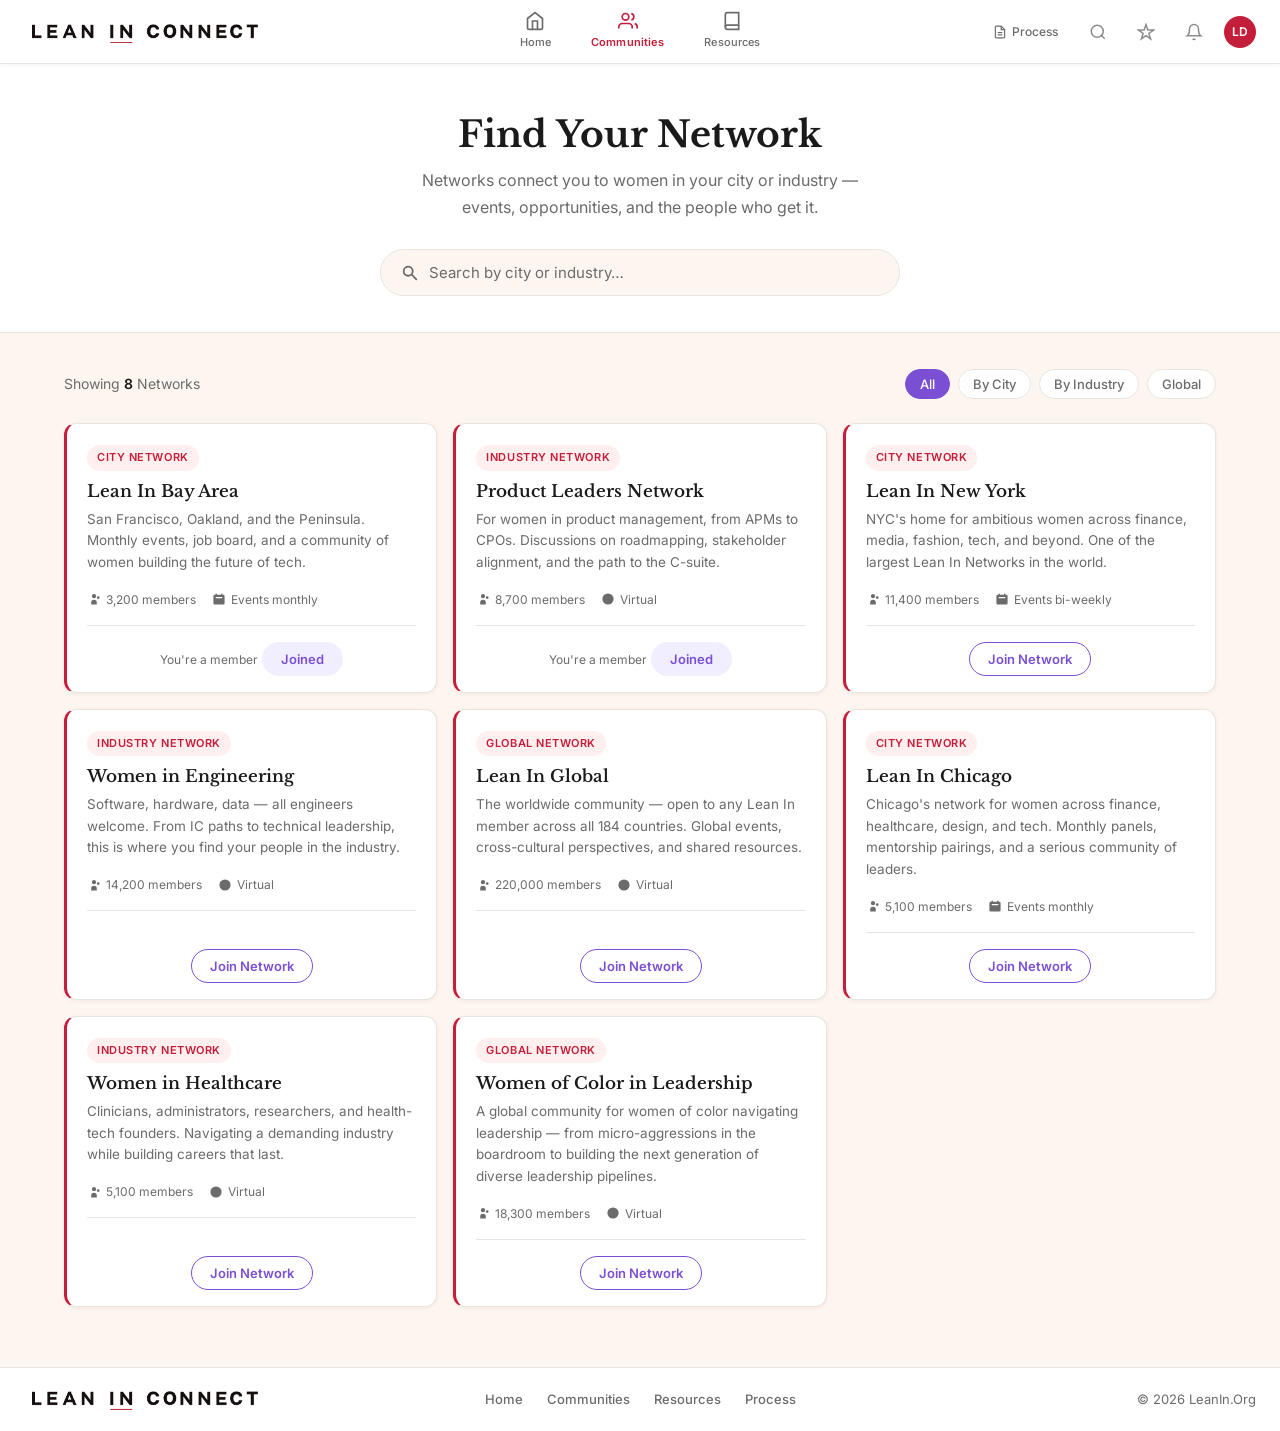
<file: networks.html>
<!DOCTYPE html>
<html lang="en">
<head>
  <meta charset="UTF-8">
  <meta name="viewport" content="width=device-width, initial-scale=1.0">
  <title>Networks — Lean In Connect</title>
  <link rel="stylesheet" href="style.css">
  <style>
    .networks-header {
      background: var(--color-card);
      border-bottom: 1px solid var(--border);
      padding: 48px 24px 36px;
      text-align: center;
    }
    .networks-header h1 { font-size: 2.25rem; margin-bottom: 10px; }
    .networks-header p { font-size: 16px; color: var(--gray); max-width: 480px; margin: 0 auto 28px; }

    .networks-search-wrap { max-width: 520px; margin: 0 auto; }
    .networks-search {
      display: flex; align-items: center; gap: 10px;
      background: var(--bg); border: 1.5px solid var(--border);
      border-radius: var(--radius-pill); padding: 13px 20px;
      transition: border-color 0.15s, box-shadow 0.15s;
    }
    .networks-search:focus-within { border-color: #7B4FD4; box-shadow: 0 0 0 3px rgba(123,79,212,0.08); }
    .networks-search svg { width: 18px; height: 18px; color: var(--gray); flex-shrink: 0; }
    .networks-search input { flex: 1; background: none; border: none; outline: none; font-family: var(--font-sans); font-size: 15px; color: var(--text); }
    .networks-search input::placeholder { color: var(--gray); }

    .networks-body { max-width: 1200px; margin: 0 auto; padding: 36px 24px 60px; }

    .networks-toolbar {
      display: flex; align-items: center; justify-content: space-between;
      margin-bottom: 24px; flex-wrap: wrap; gap: 12px;
    }
    .networks-count { font-size: 14px; color: var(--gray); }
    .networks-count strong { color: var(--text); font-weight: 600; }

    .type-filters { display: flex; gap: 8px; flex-wrap: wrap; }
    .type-chip {
      padding: 6px 14px; border-radius: var(--radius-pill);
      font-size: 13px; font-weight: 500; border: 1.5px solid var(--border);
      background: var(--white); color: var(--gray); cursor: pointer;
      transition: all 0.15s; font-family: var(--font-sans);
    }
    .type-chip:hover { border-color: #7B4FD4; color: #7B4FD4; }
    .type-chip.active { background: #7B4FD4; border-color: #7B4FD4; color: var(--white); }

    .networks-grid {
      display: grid;
      grid-template-columns: repeat(auto-fill, minmax(300px, 1fr));
      gap: 16px;
    }

    .network-card {
      background: var(--color-card);
      border: 1px solid var(--border);
      border-left: 3px solid #C41E3A;
      border-radius: var(--radius);
      overflow: hidden;
      box-shadow: var(--shadow-sm);
      transition: box-shadow 0.2s, transform 0.2s;
      display: flex; flex-direction: column;
    }
    .network-card:hover { box-shadow: var(--shadow-md); transform: translateY(-2px); }

    .network-type-tag {
      display: inline-flex;
      align-items: center;
      padding: 4px 10px;
      border-radius: var(--radius-pill);
      font-size: 11px;
      font-weight: 600;
      text-transform: uppercase;
      letter-spacing: 0.05em;
      background: #FFF0EF;
      color: #C41E3A;
      margin-bottom: 10px;
    }

    .network-card-body { padding: 20px 20px 0; flex: 1; }
    .network-card h3 { font-size: 1.05rem; margin-bottom: 6px; line-height: 1.3; }
    .network-description { font-size: 13.5px; color: var(--gray); line-height: 1.6; margin-bottom: 16px; }

    .network-meta {
      display: flex; gap: 16px; padding-bottom: 16px;
      border-bottom: 1px solid var(--border);
    }
    .network-meta-item {
      display: flex; align-items: center; gap: 5px;
      font-size: 12px; color: var(--gray);
    }
    .network-meta-item svg { width: 14px; height: 14px; }

    .network-card-footer {
      padding: 16px 20px;
      text-align: center;
    }
    .network-member-count { font-size: 12px; color: var(--gray); }

    .btn-join-network {
      padding: 8px 18px; background: transparent;
      color: #7B4FD4; border: 1.5px solid #7B4FD4;
      border-radius: var(--radius-pill); font-size: 13px; font-weight: 600;
      font-family: var(--font-sans); cursor: pointer; transition: all 0.15s;
    }
    .btn-join-network:hover { background: #7B4FD4; color: white; }
    .btn-join-network.joined { background: #F0EEFF; color: #7B4FD4; border-color: transparent; }

    .no-networks {
      display: none; grid-column: 1/-1; text-align: center;
      padding: 64px 24px; color: var(--gray);
    }
    .no-networks .empty-icon { font-size: 40px; margin-bottom: 12px; }

    @media (max-width: 640px) {
      .networks-grid { grid-template-columns: 1fr; }
      .networks-toolbar { flex-direction: column; align-items: flex-start; }
    }
  </style>
</head>
<body>

<nav class="topnav" role="navigation" aria-label="Main navigation">
  <a href="index.html" class="nav-logo" aria-label="Lean In Connect home">
    <img src="logo-lean-in.png" alt="Lean In" style="height: 32px; max-height: 32px; width: auto; display: block;">
  </a>

  <nav class="nav-links" aria-label="Primary">
    <a href="index.html" class="nav-link">
      <svg width="20" height="20" viewBox="0 0 24 24" fill="none" stroke="currentColor" stroke-width="2"><path d="M3 9l9-7 9 7v11a2 2 0 0 1-2 2H5a2 2 0 0 1-2-2z"/><polyline points="9 22 9 12 15 12 15 22"/></svg>
      Home
    </a>
    <a href="explore.html" class="nav-link active" aria-current="page">
      <svg width="20" height="20" viewBox="0 0 24 24" fill="none" stroke="currentColor" stroke-width="2"><path d="M17 21v-2a4 4 0 0 0-4-4H5a4 4 0 0 0-4 4v2"/><circle cx="9" cy="7" r="4"/><path d="M23 21v-2a4 4 0 0 0-3-3.87"/><path d="M16 3.13a4 4 0 0 1 0 7.75"/></svg>
      Communities
    </a>
    <a href="resources.html" class="nav-link">
      <svg width="20" height="20" viewBox="0 0 24 24" fill="none" stroke="currentColor" stroke-width="2"><path d="M4 19.5A2.5 2.5 0 0 1 6.5 17H20"/><path d="M6.5 2H20v20H6.5A2.5 2.5 0 0 1 4 19.5v-15A2.5 2.5 0 0 1 6.5 2z"/></svg>
      Resources
    </a>
  </nav>

  <div class="nav-right">
    <button class="hamburger-menu" onclick="toggleMobileMenu()" aria-label="Menu"><svg width="20" height="20" viewBox="0 0 24 24" fill="none" stroke="currentColor" stroke-width="2"><line x1="3" y1="6" x2="21" y2="6"/><line x1="3" y1="12" x2="21" y2="12"/><line x1="3" y1="18" x2="21" y2="18"/></svg></button>
    <a href="rationale.html" class="nav-process-link">
      <svg viewBox="0 0 24 24" fill="none" stroke="currentColor" stroke-width="2" aria-hidden="true"><path d="M14 2H6a2 2 0 0 0-2 2v16a2 2 0 0 0 2 2h12a2 2 0 0 0 2-2V8z"/><polyline points="14 2 14 8 20 8"/><line x1="16" y1="13" x2="8" y2="13"/><line x1="16" y1="17" x2="8" y2="17"/></svg>
      Process
    </a>
    <button class="nav-icon-btn" aria-label="Search">
      <svg width="18" height="18" viewBox="0 0 24 24" fill="none" stroke="currentColor" stroke-width="2" aria-hidden="true"><circle cx="11" cy="11" r="8"/><path d="m21 21-4.35-4.35"/></svg>
    </button>
    <button class="nav-icon-btn" aria-label="Assistant">
      <svg width="18" height="18" viewBox="0 0 24 24" fill="none" stroke="currentColor" stroke-width="2" aria-hidden="true"><path d="M12 2l2.4 7.4H22l-6.2 4.5 2.4 7.4L12 17l-6.2 4.3 2.4-7.4L2 9.4h7.6z"/></svg>
    </button>
    <button class="nav-icon-btn" aria-label="Notifications">
      <svg width="18" height="18" viewBox="0 0 24 24" fill="none" stroke="currentColor" stroke-width="2" aria-hidden="true"><path d="M18 8A6 6 0 0 0 6 8c0 7-3 9-3 9h18s-3-2-3-9"/><path d="M13.73 21a2 2 0 0 1-3.46 0"/></svg>
    </button>
    <div class="avatar sm a-me" role="img" aria-label="Your profile">LD</div>
  </div>
</nav>

<div class="mobile-nav-menu" id="mobile-nav-menu">
  <a href="index.html">Home</a>
  <a href="explore.html" class="active">Communities</a>
  <a href="resources.html">Resources</a>
  <a href="rationale.html">Process</a>
</div>
<script>
  function toggleMobileMenu() {
    document.querySelector('.mobile-nav-menu').classList.toggle('open');
  }
</script>

<div class="page-body">

  <div class="networks-header">
    <h1>Find Your Network</h1>
    <p>Networks connect you to women in your city or industry — events, opportunities, and the people who get it.</p>
    <div class="networks-search-wrap">
      <div class="networks-search">
        <svg xmlns="http://www.w3.org/2000/svg" viewBox="0 0 20 20" fill="currentColor" aria-hidden="true">
          <path fill-rule="evenodd" d="M8 4a4 4 0 100 8 4 4 0 000-8zM2 8a6 6 0 1110.89 3.476l4.817 4.817a1 1 0 01-1.414 1.414l-4.816-4.816A6 6 0 012 8z" clip-rule="evenodd"/>
        </svg>
        <input type="search" id="network-search" placeholder="Search by city or industry…" aria-label="Search networks">
      </div>
    </div>
  </div>

  <div class="networks-body">
    <div class="networks-toolbar">
      <p class="networks-count" aria-live="polite">
        Showing <strong id="networks-visible-count">8</strong> Networks
      </p>
      <div class="type-filters" role="group" aria-label="Filter by type">
        <button class="type-chip active" data-type="all">All</button>
        <button class="type-chip" data-type="city">By City</button>
        <button class="type-chip" data-type="industry">By Industry</button>
        <button class="type-chip" data-type="global">Global</button>
      </div>
    </div>

    <div class="networks-grid" id="networks-grid" role="list">

      <div class="network-card" data-type="city" data-name="lean in bay area san francisco" role="listitem">
        <div class="network-card-body">
          <span class="network-type-tag">City Network</span>
          <h3>Lean In Bay Area</h3>
          <p class="network-description">San Francisco, Oakland, and the Peninsula. Monthly events, job board, and a community of women building the future of tech.</p>
          <div class="network-meta">
            <div class="network-meta-item">
              <svg xmlns="http://www.w3.org/2000/svg" viewBox="0 0 20 20" fill="currentColor" aria-hidden="true"><path d="M13 6a3 3 0 11-6 0 3 3 0 016 0zM18 8a2 2 0 11-4 0 2 2 0 014 0zM14 15a4 4 0 00-8 0v3h8v-3z"/></svg>
              3,200 members
            </div>
            <div class="network-meta-item">
              <svg xmlns="http://www.w3.org/2000/svg" viewBox="0 0 20 20" fill="currentColor" aria-hidden="true"><path fill-rule="evenodd" d="M6 2a1 1 0 00-1 1v1H4a2 2 0 00-2 2v10a2 2 0 002 2h12a2 2 0 002-2V6a2 2 0 00-2-2h-1V3a1 1 0 10-2 0v1H7V3a1 1 0 00-1-1zm0 5a1 1 0 000 2h8a1 1 0 100-2H6z" clip-rule="evenodd"/></svg>
              Events monthly
            </div>
          </div>
        </div>
        <div class="network-card-footer">
          <span class="network-member-count">You're a member</span>
          <button class="btn-join-network joined" aria-label="You have joined Lean In Bay Area">Joined</button>
        </div>
      </div>

      <div class="network-card" data-type="industry" data-name="product leaders women tech" role="listitem">
        <div class="network-card-body">
          <span class="network-type-tag">Industry Network</span>
          <h3>Product Leaders Network</h3>
          <p class="network-description">For women in product management, from APMs to CPOs. Discussions on roadmapping, stakeholder alignment, and the path to the C-suite.</p>
          <div class="network-meta">
            <div class="network-meta-item">
              <svg xmlns="http://www.w3.org/2000/svg" viewBox="0 0 20 20" fill="currentColor" aria-hidden="true"><path d="M13 6a3 3 0 11-6 0 3 3 0 016 0zM18 8a2 2 0 11-4 0 2 2 0 014 0zM14 15a4 4 0 00-8 0v3h8v-3z"/></svg>
              8,700 members
            </div>
            <div class="network-meta-item">
              <svg xmlns="http://www.w3.org/2000/svg" viewBox="0 0 20 20" fill="currentColor" aria-hidden="true"><path fill-rule="evenodd" d="M10 18a8 8 0 100-16 8 8 0 000 16z" clip-rule="evenodd"/></svg>
              Virtual
            </div>
          </div>
        </div>
        <div class="network-card-footer">
          <span class="network-member-count">You're a member</span>
          <button class="btn-join-network joined" aria-label="You have joined Product Leaders Network">Joined</button>
        </div>
      </div>

      <div class="network-card" data-type="city" data-name="lean in new york" role="listitem">
        <div class="network-card-body">
          <span class="network-type-tag">City Network</span>
          <h3>Lean In New York</h3>
          <p class="network-description">NYC's home for ambitious women across finance, media, fashion, tech, and beyond. One of the largest Lean In Networks in the world.</p>
          <div class="network-meta">
            <div class="network-meta-item">
              <svg xmlns="http://www.w3.org/2000/svg" viewBox="0 0 20 20" fill="currentColor" aria-hidden="true"><path d="M13 6a3 3 0 11-6 0 3 3 0 016 0zM18 8a2 2 0 11-4 0 2 2 0 014 0zM14 15a4 4 0 00-8 0v3h8v-3z"/></svg>
              11,400 members
            </div>
            <div class="network-meta-item">
              <svg xmlns="http://www.w3.org/2000/svg" viewBox="0 0 20 20" fill="currentColor" aria-hidden="true"><path fill-rule="evenodd" d="M6 2a1 1 0 00-1 1v1H4a2 2 0 00-2 2v10a2 2 0 002 2h12a2 2 0 002-2V6a2 2 0 00-2-2h-1V3a1 1 0 10-2 0v1H7V3a1 1 0 00-1-1zm0 5a1 1 0 000 2h8a1 1 0 100-2H6z" clip-rule="evenodd"/></svg>
              Events bi-weekly
            </div>
          </div>
        </div>
        <div class="network-card-footer">
          <span class="network-member-count"> </span>
          <button class="btn-join-network" aria-label="Join Lean In New York">Join Network</button>
        </div>
      </div>

      <div class="network-card" data-type="industry" data-name="women in engineering software" role="listitem">
        <div class="network-card-body">
          <span class="network-type-tag">Industry Network</span>
          <h3>Women in Engineering</h3>
          <p class="network-description">Software, hardware, data — all engineers welcome. From IC paths to technical leadership, this is where you find your people in the industry.</p>
          <div class="network-meta">
            <div class="network-meta-item">
              <svg xmlns="http://www.w3.org/2000/svg" viewBox="0 0 20 20" fill="currentColor" aria-hidden="true"><path d="M13 6a3 3 0 11-6 0 3 3 0 016 0zM18 8a2 2 0 11-4 0 2 2 0 014 0zM14 15a4 4 0 00-8 0v3h8v-3z"/></svg>
              14,200 members
            </div>
            <div class="network-meta-item">
              <svg xmlns="http://www.w3.org/2000/svg" viewBox="0 0 20 20" fill="currentColor" aria-hidden="true"><path fill-rule="evenodd" d="M10 18a8 8 0 100-16 8 8 0 000 16z" clip-rule="evenodd"/></svg>
              Virtual
            </div>
          </div>
        </div>
        <div class="network-card-footer">
          <span class="network-member-count"> </span>
          <button class="btn-join-network" aria-label="Join Women in Engineering">Join Network</button>
        </div>
      </div>

      <div class="network-card" data-type="global" data-name="lean in global diaspora" role="listitem">
        <div class="network-card-body">
          <span class="network-type-tag">Global Network</span>
          <h3>Lean In Global</h3>
          <p class="network-description">The worldwide community — open to any Lean In member across all 184 countries. Global events, cross-cultural perspectives, and shared resources.</p>
          <div class="network-meta">
            <div class="network-meta-item">
              <svg xmlns="http://www.w3.org/2000/svg" viewBox="0 0 20 20" fill="currentColor" aria-hidden="true"><path d="M13 6a3 3 0 11-6 0 3 3 0 016 0zM18 8a2 2 0 11-4 0 2 2 0 014 0zM14 15a4 4 0 00-8 0v3h8v-3z"/></svg>
              220,000 members
            </div>
            <div class="network-meta-item">
              <svg xmlns="http://www.w3.org/2000/svg" viewBox="0 0 20 20" fill="currentColor" aria-hidden="true"><path fill-rule="evenodd" d="M10 18a8 8 0 100-16 8 8 0 000 16z" clip-rule="evenodd"/></svg>
              Virtual
            </div>
          </div>
        </div>
        <div class="network-card-footer">
          <span class="network-member-count"> </span>
          <button class="btn-join-network" aria-label="Join Lean In Global">Join Network</button>
        </div>
      </div>

      <div class="network-card" data-type="city" data-name="lean in chicago midwest" role="listitem">
        <div class="network-card-body">
          <span class="network-type-tag">City Network</span>
          <h3>Lean In Chicago</h3>
          <p class="network-description">Chicago's network for women across finance, healthcare, design, and tech. Monthly panels, mentorship pairings, and a serious community of leaders.</p>
          <div class="network-meta">
            <div class="network-meta-item">
              <svg xmlns="http://www.w3.org/2000/svg" viewBox="0 0 20 20" fill="currentColor" aria-hidden="true"><path d="M13 6a3 3 0 11-6 0 3 3 0 016 0zM18 8a2 2 0 11-4 0 2 2 0 014 0zM14 15a4 4 0 00-8 0v3h8v-3z"/></svg>
              5,100 members
            </div>
            <div class="network-meta-item">
              <svg xmlns="http://www.w3.org/2000/svg" viewBox="0 0 20 20" fill="currentColor" aria-hidden="true"><path fill-rule="evenodd" d="M6 2a1 1 0 00-1 1v1H4a2 2 0 00-2 2v10a2 2 0 002 2h12a2 2 0 002-2V6a2 2 0 00-2-2h-1V3a1 1 0 10-2 0v1H7V3a1 1 0 00-1-1zm0 5a1 1 0 000 2h8a1 1 0 100-2H6z" clip-rule="evenodd"/></svg>
              Events monthly
            </div>
          </div>
        </div>
        <div class="network-card-footer">
          <span class="network-member-count"> </span>
          <button class="btn-join-network" aria-label="Join Lean In Chicago">Join Network</button>
        </div>
      </div>

      <div class="network-card" data-type="industry" data-name="women healthcare medicine" role="listitem">
        <div class="network-card-body">
          <span class="network-type-tag">Industry Network</span>
          <h3>Women in Healthcare</h3>
          <p class="network-description">Clinicians, administrators, researchers, and health-tech founders. Navigating a demanding industry while building careers that last.</p>
          <div class="network-meta">
            <div class="network-meta-item">
              <svg xmlns="http://www.w3.org/2000/svg" viewBox="0 0 20 20" fill="currentColor" aria-hidden="true"><path d="M13 6a3 3 0 11-6 0 3 3 0 016 0zM18 8a2 2 0 11-4 0 2 2 0 014 0zM14 15a4 4 0 00-8 0v3h8v-3z"/></svg>
              5,100 members
            </div>
            <div class="network-meta-item">
              <svg xmlns="http://www.w3.org/2000/svg" viewBox="0 0 20 20" fill="currentColor" aria-hidden="true"><path fill-rule="evenodd" d="M10 18a8 8 0 100-16 8 8 0 000 16z" clip-rule="evenodd"/></svg>
              Virtual
            </div>
          </div>
        </div>
        <div class="network-card-footer">
          <span class="network-member-count"> </span>
          <button class="btn-join-network" aria-label="Join Women in Healthcare">Join Network</button>
        </div>
      </div>

      <div class="network-card" data-type="global" data-name="women color leadership global" role="listitem">
        <div class="network-card-body">
          <span class="network-type-tag">Global Network</span>
          <h3>Women of Color in Leadership</h3>
          <p class="network-description">A global community for women of color navigating leadership — from micro-aggressions in the boardroom to building the next generation of diverse leadership pipelines.</p>
          <div class="network-meta">
            <div class="network-meta-item">
              <svg xmlns="http://www.w3.org/2000/svg" viewBox="0 0 20 20" fill="currentColor" aria-hidden="true"><path d="M13 6a3 3 0 11-6 0 3 3 0 016 0zM18 8a2 2 0 11-4 0 2 2 0 014 0zM14 15a4 4 0 00-8 0v3h8v-3z"/></svg>
              18,300 members
            </div>
            <div class="network-meta-item">
              <svg xmlns="http://www.w3.org/2000/svg" viewBox="0 0 20 20" fill="currentColor" aria-hidden="true"><path fill-rule="evenodd" d="M10 18a8 8 0 100-16 8 8 0 000 16z" clip-rule="evenodd"/></svg>
              Virtual
            </div>
          </div>
        </div>
        <div class="network-card-footer">
          <span class="network-member-count"> </span>
          <button class="btn-join-network" aria-label="Join Women of Color in Leadership">Join Network</button>
        </div>
      </div>

      <div class="no-networks" id="no-networks" role="status" aria-live="polite">
        <div class="empty-icon"></div>
        <p>No Networks match that search. Try a different term.</p>
      </div>

    </div>
  </div>
</div>

<footer class="site-footer" role="contentinfo">
  <a href="index.html" class="footer-logo-link">
    <img src="logo-lean-in.png" alt="Lean In" style="height: 32px; width: auto;">
  </a>
  <nav class="footer-links" aria-label="Footer navigation">
    <a href="index.html" class="footer-link">Home</a>
    <a href="explore.html" class="footer-link">Communities</a>
    <a href="resources.html" class="footer-link">Resources</a>
    <a href="rationale.html" class="footer-link">Process</a>
  </nav>
  <p class="footer-copy">© 2026 LeanIn.Org</p>
</footer>

<script>
  const searchInput = document.getElementById('network-search');
  const typeChips = document.querySelectorAll('.type-chip');
  const cards = document.querySelectorAll('.network-card');
  const countEl = document.getElementById('networks-visible-count');
  const noNetworks = document.getElementById('no-networks');

  function applyFilters() {
    const activeType = document.querySelector('.type-chip.active').dataset.type;
    const searchTerm = searchInput.value.toLowerCase().trim();
    let visible = 0;
    cards.forEach(card => {
      const typeMatch = activeType === 'all' || card.dataset.type === activeType;
      const nameMatch = !searchTerm ||
        card.dataset.name.includes(searchTerm) ||
        card.querySelector('h3').textContent.toLowerCase().includes(searchTerm) ||
        card.querySelector('.network-description').textContent.toLowerCase().includes(searchTerm);
      const show = typeMatch && nameMatch;
      card.style.display = show ? '' : 'none';
      if (show) visible++;
    });
    noNetworks.style.display = visible === 0 ? 'block' : 'none';
    countEl.textContent = visible;
  }

  typeChips.forEach(chip => {
    chip.addEventListener('click', () => {
      typeChips.forEach(c => c.classList.remove('active'));
      chip.classList.add('active');
      applyFilters();
    });
  });

  searchInput.addEventListener('input', applyFilters);

  document.querySelectorAll('.btn-join-network').forEach(btn => {
    if (btn.classList.contains('joined')) return;
    btn.addEventListener('click', () => {
      const isJoined = btn.classList.contains('joined');
      btn.classList.toggle('joined', !isJoined);
      btn.textContent = isJoined ? 'Join Network' : 'Joined';
    });
  });
</script>
<script src="nav-popups.js"></script>

</body>
</html>
</file>
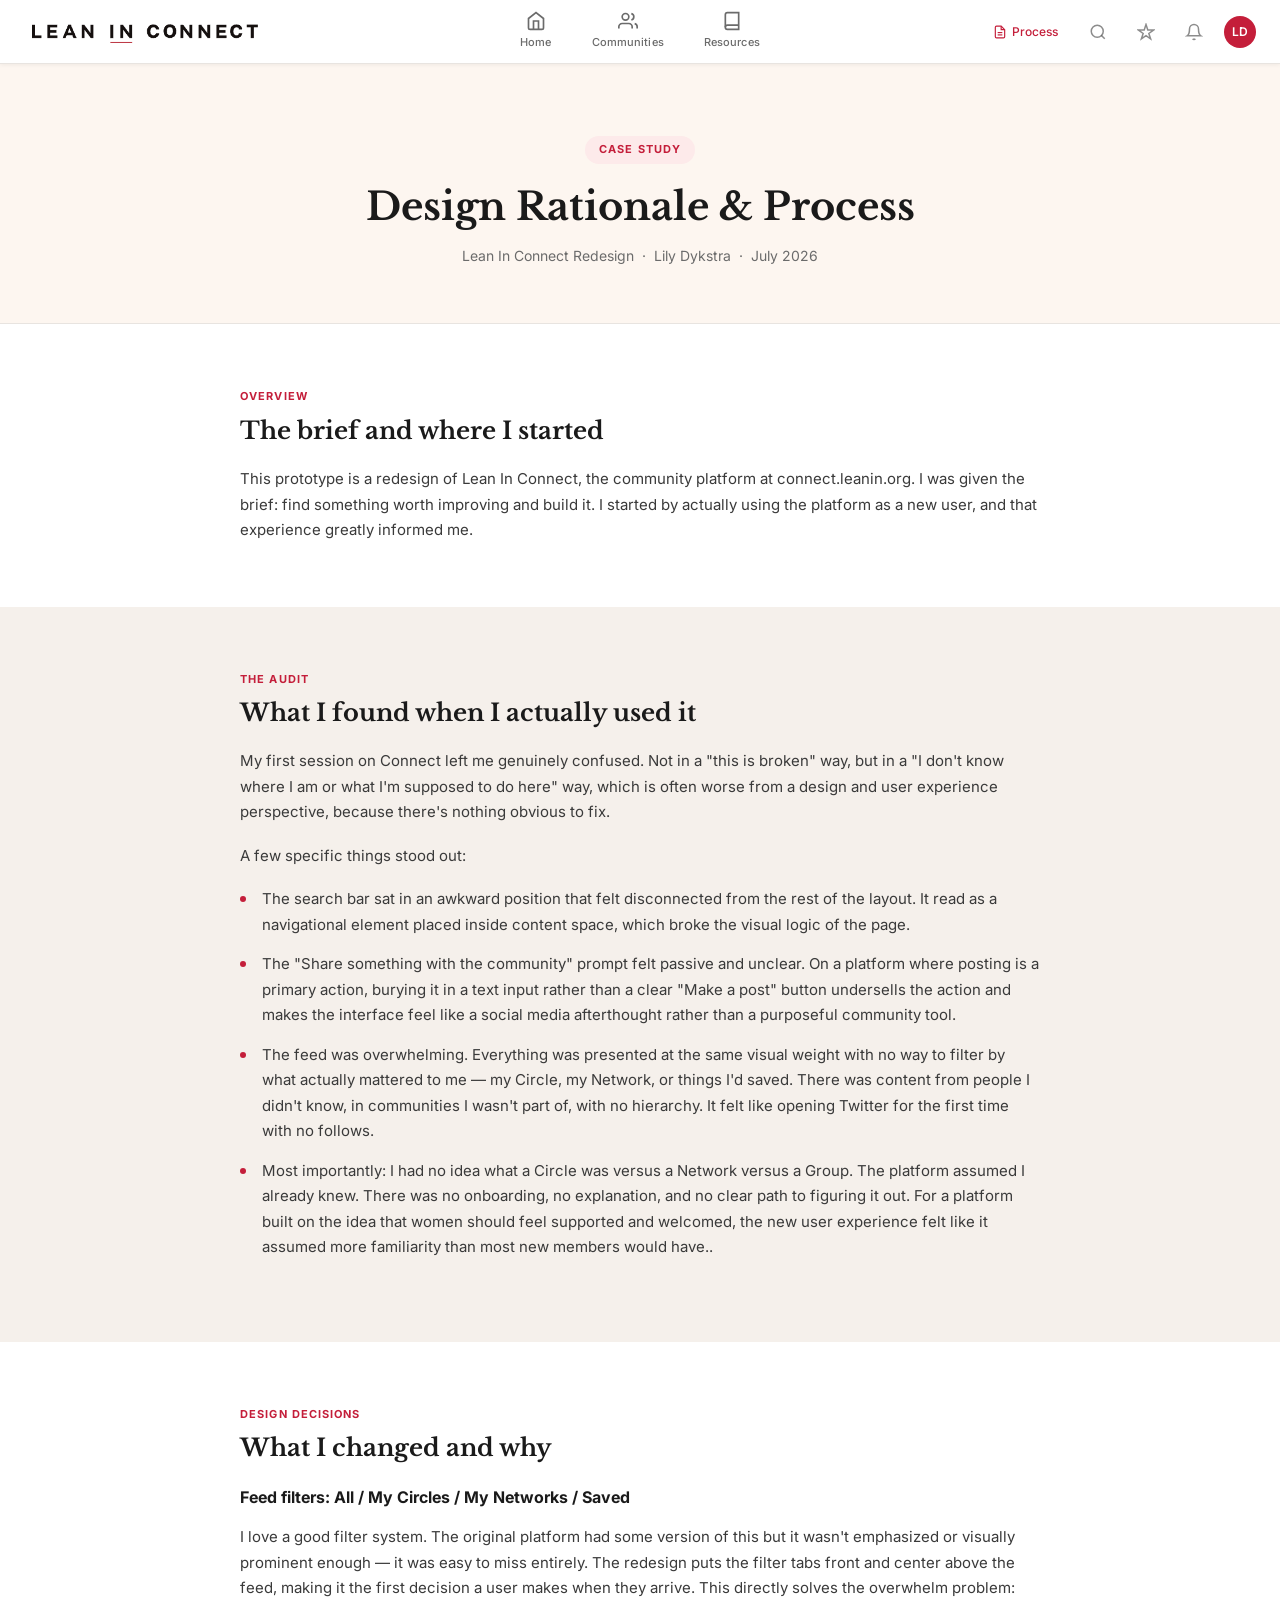
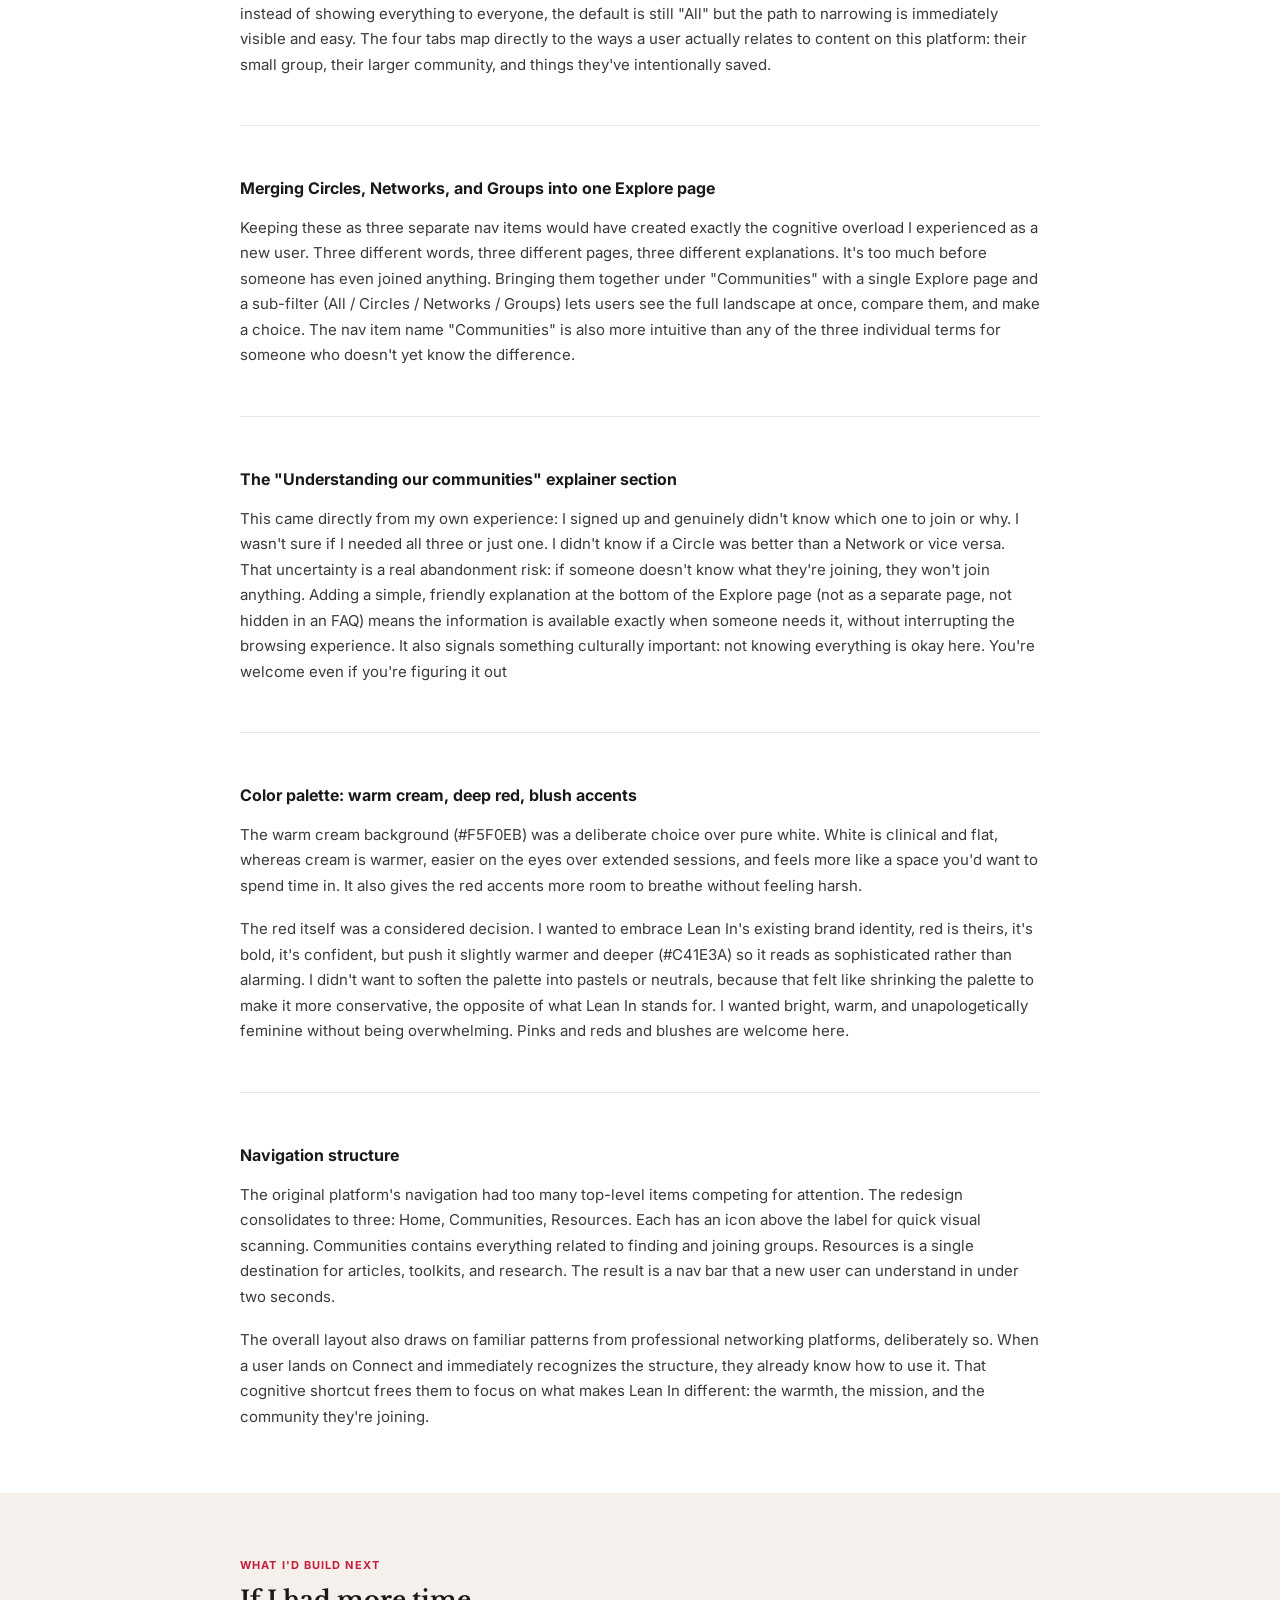
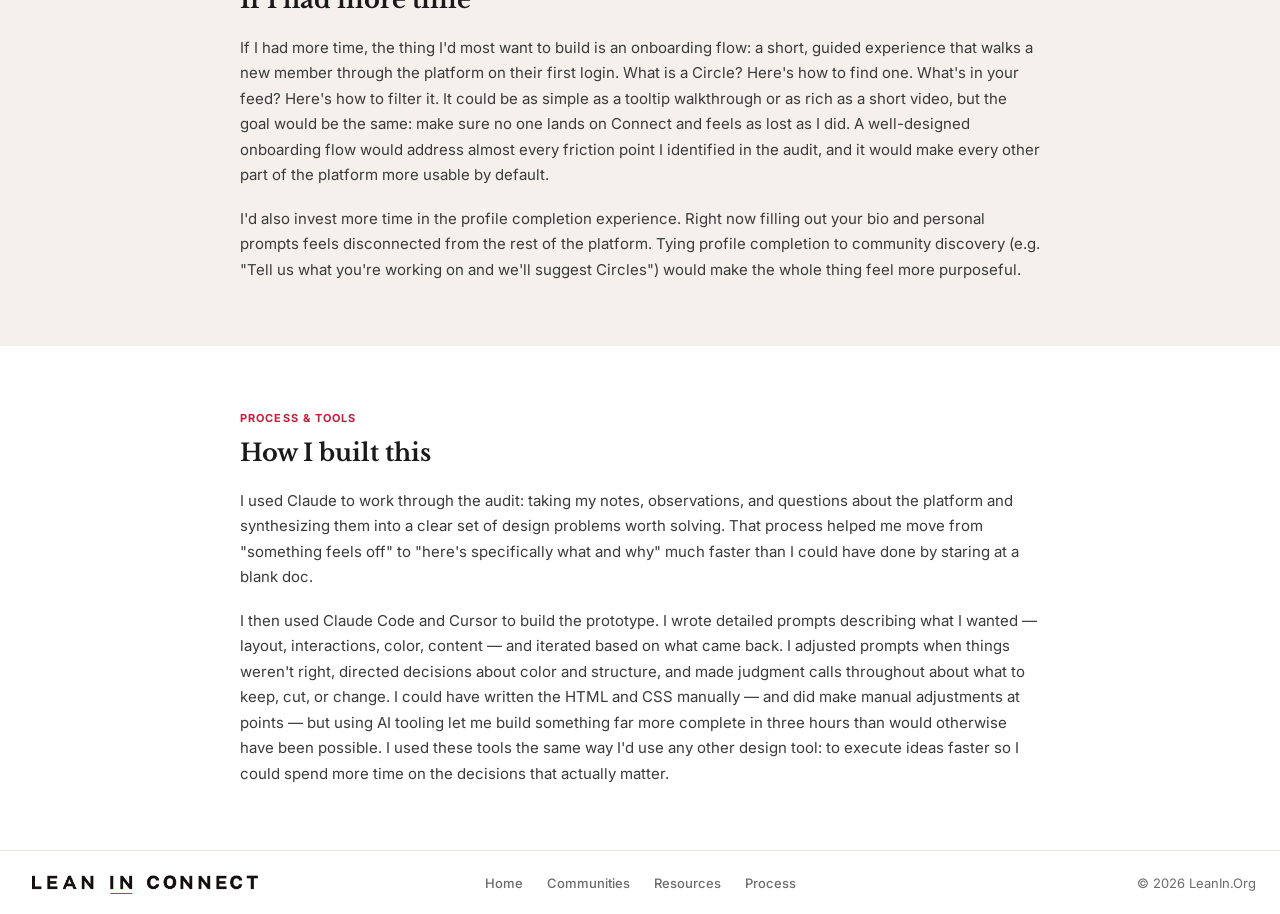
<file: rationale.html>
<!DOCTYPE html>
<html lang="en">
<head>
  <meta charset="UTF-8">
  <meta name="viewport" content="width=device-width, initial-scale=1.0">
  <title>Design Rationale — Lean In Connect</title>
  <link rel="stylesheet" href="style.css">
  <style>
    .rat-hero {
      background: #FDF6F0;
      border-bottom: 1px solid #E8E4E0;
      padding: 72px 24px 56px;
      text-align: center;
    }
    .rat-eyebrow {
      display: inline-block;
      background: #FDEAEA;
      color: #C41E3A;
      font-size: 11px;
      font-weight: 700;
      letter-spacing: 0.1em;
      text-transform: uppercase;
      padding: 5px 14px;
      border-radius: 100px;
      margin-bottom: 20px;
    }
    .rat-hero h1 {
      font-family: 'Libre Baskerville', Georgia, serif;
      font-size: 2.4rem;
      font-weight: 700;
      color: #1A1A1A;
      line-height: 1.2;
      margin-bottom: 14px;
    }
    .rat-subtitle {
      font-size: 14px;
      color: #6B6B6B;
      margin: 0;
    }

    .rat-section {
      padding: 64px 24px;
    }
    .rat-section.cream { background: #F5F0EB; }
    .rat-section.white { background: #FFFFFF; }

    .rat-inner {
      max-width: 800px;
      margin: 0 auto;
    }

    .rat-section-label {
      font-size: 11px;
      font-weight: 700;
      text-transform: uppercase;
      letter-spacing: 0.1em;
      color: #C41E3A;
      margin-bottom: 10px;
    }
    .rat-section-title {
      font-family: 'Libre Baskerville', Georgia, serif;
      font-size: 1.5rem;
      font-weight: 700;
      color: #1A1A1A;
      margin-bottom: 20px;
      line-height: 1.25;
    }
    .rat-body {
      font-family: 'Inter', system-ui, sans-serif;
      font-size: 15px;
      line-height: 1.8;
      color: #3A3A3A;
    }
    .rat-body p { margin-bottom: 18px; color: #3A3A3A; }
    .rat-body p:last-child { margin-bottom: 0; }

    .rat-body ul {
      list-style: none;
      padding: 0;
      margin: 0 0 18px 0;
      display: flex;
      flex-direction: column;
      gap: 14px;
    }
    .rat-body ul li {
      padding-left: 22px;
      position: relative;
      line-height: 1.7;
      color: #3A3A3A;
    }
    .rat-body ul li::before {
      content: '';
      position: absolute;
      left: 0;
      top: 10px;
      width: 6px;
      height: 6px;
      border-radius: 50%;
      background: #C41E3A;
    }

    .rat-decision {
      margin-bottom: 48px;
      padding-bottom: 48px;
      border-bottom: 1px solid #E8E4E0;
    }
    .rat-decision:last-child {
      margin-bottom: 0;
      padding-bottom: 0;
      border-bottom: none;
    }
    .rat-decision-title {
      font-family: 'Inter', system-ui, sans-serif;
      font-size: 1rem;
      font-weight: 700;
      color: #1A1A1A;
      margin-bottom: 12px;
    }
    @media (max-width: 768px) {
      .rat-hero { padding: 48px 16px 36px; }
      .rat-hero h1 { font-size: 1.8rem; }
      .rat-section { padding: 40px 20px; }
      .rat-section-title { font-size: 1.25rem; }
      .rat-decision { margin-bottom: 32px; padding-bottom: 32px; }
    }
  </style>
</head>
<body>

<!-- Top Nav -->
<nav class="topnav" role="navigation" aria-label="Main navigation">
  <a href="index.html" class="nav-logo" aria-label="Lean In Connect home">
    <img src="logo-lean-in.png" alt="Lean In" style="height: 32px; max-height: 32px; width: auto; display: block;">
  </a>

  <nav class="nav-links" aria-label="Primary">
    <a href="index.html" class="nav-link">
      <svg width="20" height="20" viewBox="0 0 24 24" fill="none" stroke="currentColor" stroke-width="2"><path d="M3 9l9-7 9 7v11a2 2 0 0 1-2 2H5a2 2 0 0 1-2-2z"/><polyline points="9 22 9 12 15 12 15 22"/></svg>
      Home
    </a>
    <a href="explore.html" class="nav-link">
      <svg width="20" height="20" viewBox="0 0 24 24" fill="none" stroke="currentColor" stroke-width="2"><path d="M17 21v-2a4 4 0 0 0-4-4H5a4 4 0 0 0-4 4v2"/><circle cx="9" cy="7" r="4"/><path d="M23 21v-2a4 4 0 0 0-3-3.87"/><path d="M16 3.13a4 4 0 0 1 0 7.75"/></svg>
      Communities
    </a>
    <a href="resources.html" class="nav-link">
      <svg width="20" height="20" viewBox="0 0 24 24" fill="none" stroke="currentColor" stroke-width="2"><path d="M4 19.5A2.5 2.5 0 0 1 6.5 17H20"/><path d="M6.5 2H20v20H6.5A2.5 2.5 0 0 1 4 19.5v-15A2.5 2.5 0 0 1 6.5 2z"/></svg>
      Resources
    </a>
  </nav>

  <div class="nav-right">
    <button class="hamburger-menu" onclick="toggleMobileMenu()" aria-label="Menu"><svg width="20" height="20" viewBox="0 0 24 24" fill="none" stroke="currentColor" stroke-width="2"><line x1="3" y1="6" x2="21" y2="6"/><line x1="3" y1="12" x2="21" y2="12"/><line x1="3" y1="18" x2="21" y2="18"/></svg></button>
    <a href="rationale.html" class="nav-process-link active" aria-current="page">
      <svg viewBox="0 0 24 24" fill="none" stroke="currentColor" stroke-width="2" aria-hidden="true"><path d="M14 2H6a2 2 0 0 0-2 2v16a2 2 0 0 0 2 2h12a2 2 0 0 0 2-2V8z"/><polyline points="14 2 14 8 20 8"/><line x1="16" y1="13" x2="8" y2="13"/><line x1="16" y1="17" x2="8" y2="17"/></svg>
      Process
    </a>
    <button class="nav-icon-btn" aria-label="Search">
      <svg width="18" height="18" viewBox="0 0 24 24" fill="none" stroke="currentColor" stroke-width="2" aria-hidden="true"><circle cx="11" cy="11" r="8"/><path d="m21 21-4.35-4.35"/></svg>
    </button>
    <button class="nav-icon-btn" aria-label="Assistant">
      <svg width="18" height="18" viewBox="0 0 24 24" fill="none" stroke="currentColor" stroke-width="2" aria-hidden="true"><path d="M12 2l2.4 7.4H22l-6.2 4.5 2.4 7.4L12 17l-6.2 4.3 2.4-7.4L2 9.4h7.6z"/></svg>
    </button>
    <button class="nav-icon-btn" aria-label="Notifications">
      <svg width="18" height="18" viewBox="0 0 24 24" fill="none" stroke="currentColor" stroke-width="2" aria-hidden="true"><path d="M18 8A6 6 0 0 0 6 8c0 7-3 9-3 9h18s-3-2-3-9"/><path d="M13.73 21a2 2 0 0 1-3.46 0"/></svg>
    </button>
    <div class="avatar sm a-me" role="img" aria-label="Your profile">LD</div>
  </div>
</nav>

<div class="mobile-nav-menu" id="mobile-nav-menu">
  <a href="index.html">Home</a>
  <a href="explore.html">Communities</a>
  <a href="resources.html">Resources</a>
  <a href="rationale.html" class="active">Process</a>
</div>
<script>
  function toggleMobileMenu() {
    document.querySelector('.mobile-nav-menu').classList.toggle('open');
  }
</script>

<div class="page-body">

  <!-- Hero -->
  <div class="rat-hero">
    <div class="rat-eyebrow">Case Study</div>
    <h1>Design Rationale &amp; Process</h1>
    <p class="rat-subtitle">Lean In Connect Redesign &nbsp;·&nbsp; Lily Dykstra &nbsp;·&nbsp; July 2026</p>
  </div>

  <!-- Overview -->
  <section class="rat-section white">
    <div class="rat-inner">
      <div class="rat-section-label">Overview</div>
      <h2 class="rat-section-title">The brief and where I started</h2>
      <div class="rat-body">
        <p>This prototype is a redesign of Lean In Connect, the community platform at connect.leanin.org. I was given the brief: find something worth improving and build it. I started by actually using the platform as a new user, and that experience greatly informed me.</p>
      </div>
    </div>
  </section>

  <!-- The Audit -->
  <section class="rat-section cream">
    <div class="rat-inner">
      <div class="rat-section-label">The Audit</div>
      <h2 class="rat-section-title">What I found when I actually used it</h2>
      <div class="rat-body">
        <p>My first session on Connect left me genuinely confused. Not in a "this is broken" way, but in a "I don't know where I am or what I'm supposed to do here" way, which is often worse from a design and user experience perspective, because there's nothing obvious to fix.</p>
        <p>A few specific things stood out:</p>
        <ul>
          <li>The search bar sat in an awkward position that felt disconnected from the rest of the layout. It read as a navigational element placed inside content space, which broke the visual logic of the page.</li>
          <li>The "Share something with the community" prompt felt passive and unclear. On a platform where posting is a primary action, burying it in a text input rather than a clear "Make a post" button undersells the action and makes the interface feel like a social media afterthought rather than a purposeful community tool.</li>
          <li>The feed was overwhelming. Everything was presented at the same visual weight with no way to filter by what actually mattered to me — my Circle, my Network, or things I'd saved. There was content from people I didn't know, in communities I wasn't part of, with no hierarchy. It felt like opening Twitter for the first time with no follows.</li>
          <li>Most importantly: I had no idea what a Circle was versus a Network versus a Group. The platform assumed I already knew. There was no onboarding, no explanation, and no clear path to figuring it out. For a platform built on the idea that women should feel supported and welcomed, the new user experience felt like it assumed more familiarity than most new members would have..</li>
        </ul>
      </div>
    </div>
  </section>

  <!-- Design Decisions -->
  <section class="rat-section white">
    <div class="rat-inner">
      <div class="rat-section-label">Design Decisions</div>
      <h2 class="rat-section-title">What I changed and why</h2>
      <div class="rat-body">

        <div class="rat-decision">
          <div class="rat-decision-title">Feed filters: All / My Circles / My Networks / Saved</div>
          <p>I love a good filter system. The original platform had some version of this but it wasn't emphasized or visually prominent enough — it was easy to miss entirely. The redesign puts the filter tabs front and center above the feed, making it the first decision a user makes when they arrive. This directly solves the overwhelm problem: instead of showing everything to everyone, the default is still "All" but the path to narrowing is immediately visible and easy. The four tabs map directly to the ways a user actually relates to content on this platform: their small group, their larger community, and things they've intentionally saved.</p>
        </div>

        <div class="rat-decision">
          <div class="rat-decision-title">Merging Circles, Networks, and Groups into one Explore page</div>
          <p>Keeping these as three separate nav items would have created exactly the cognitive overload I experienced as a new user. Three different words, three different pages, three different explanations. It's too much before someone has even joined anything. Bringing them together under "Communities" with a single Explore page and a sub-filter (All / Circles / Networks / Groups) lets users see the full landscape at once, compare them, and make a choice. The nav item name "Communities" is also more intuitive than any of the three individual terms for someone who doesn't yet know the difference.</p>
        </div>

        <div class="rat-decision">
          <div class="rat-decision-title">The "Understanding our communities" explainer section</div>
          <p>This came directly from my own experience: I signed up and genuinely didn't know which one to join or why. I wasn't sure if I needed all three or just one. I didn't know if a Circle was better than a Network or vice versa. That uncertainty is a real abandonment risk: if someone doesn't know what they're joining, they won't join anything. Adding a simple, friendly explanation at the bottom of the Explore page (not as a separate page, not hidden in an FAQ) means the information is available exactly when someone needs it, without interrupting the browsing experience. It also signals something culturally important: not knowing everything is okay here. You're welcome even if you're figuring it out</p>
        </div>

        <div class="rat-decision">
          <div class="rat-decision-title">Color palette: warm cream, deep red, blush accents</div>
          <p>The warm cream background (#F5F0EB) was a deliberate choice over pure white. White is clinical and flat, whereas cream is warmer, easier on the eyes over extended sessions, and feels more like a space you'd want to spend time in. It also gives the red accents more room to breathe without feeling harsh.</p>
          <p>The red itself was a considered decision. I wanted to embrace Lean In's existing brand identity, red is theirs, it's bold, it's confident, but push it slightly warmer and deeper (#C41E3A) so it reads as sophisticated rather than alarming. I didn't want to soften the palette into pastels or neutrals, because that felt like shrinking the palette to make it more conservative, the opposite of what Lean In stands for. I wanted bright, warm, and unapologetically feminine without being overwhelming. Pinks and reds and blushes are welcome here.</p>
        </div>

        <div class="rat-decision">
          <div class="rat-decision-title">Navigation structure</div>
          <p>The original platform's navigation had too many top-level items competing for attention. The redesign consolidates to three: Home, Communities, Resources. Each has an icon above the label for quick visual scanning. Communities contains everything related to finding and joining groups. Resources is a single destination for articles, toolkits, and research. The result is a nav bar that a new user can understand in under two seconds.</p>
          <p>The overall layout also draws on familiar patterns from professional networking platforms, deliberately so. When a user lands on Connect and immediately recognizes the structure, they already know how to use it. That cognitive shortcut frees them to focus on what makes Lean In different: the warmth, the mission, and the community they're joining.</p>
        </div>

      </div>
    </div>
  </section>

  <!-- What I'd Build Next -->
  <section class="rat-section cream">
    <div class="rat-inner">
      <div class="rat-section-label">What I'd Build Next</div>
      <h2 class="rat-section-title">If I had more time</h2>
      <div class="rat-body">
        <p>If I had more time, the thing I'd most want to build is an onboarding flow: a short, guided experience that walks a new member through the platform on their first login. What is a Circle? Here's how to find one. What's in your feed? Here's how to filter it. It could be as simple as a tooltip walkthrough or as rich as a short video, but the goal would be the same: make sure no one lands on Connect and feels as lost as I did. A well-designed onboarding flow would address almost every friction point I identified in the audit, and it would make every other part of the platform more usable by default.</p>
        <p>I'd also invest more time in the profile completion experience. Right now filling out your bio and personal prompts feels disconnected from the rest of the platform. Tying profile completion to community discovery (e.g. "Tell us what you're working on and we'll suggest Circles") would make the whole thing feel more purposeful.</p>
      </div>
    </div>
  </section>

  <!-- Process & Tools -->
  <section class="rat-section white">
    <div class="rat-inner">
      <div class="rat-section-label">Process &amp; Tools</div>
      <h2 class="rat-section-title">How I built this</h2>
      <div class="rat-body">
        <p>I used Claude to work through the audit: taking my notes, observations, and questions about the platform and synthesizing them into a clear set of design problems worth solving. That process helped me move from "something feels off" to "here's specifically what and why" much faster than I could have done by staring at a blank doc.</p>
        <p>I then used Claude Code and Cursor to build the prototype. I wrote detailed prompts describing what I wanted — layout, interactions, color, content — and iterated based on what came back. I adjusted prompts when things weren't right, directed decisions about color and structure, and made judgment calls throughout about what to keep, cut, or change. I could have written the HTML and CSS manually — and did make manual adjustments at points — but using AI tooling let me build something far more complete in three hours than would otherwise have been possible. I used these tools the same way I'd use any other design tool: to execute ideas faster so I could spend more time on the decisions that actually matter.</p>
      </div>
    </div>
  </section>

</div>

<!-- Footer -->
<footer class="site-footer" role="contentinfo">
  <a href="index.html" class="footer-logo-link">
    <img src="logo-lean-in.png" alt="Lean In" style="height: 32px; width: auto;">
  </a>
  <nav class="footer-links" aria-label="Footer navigation">
    <a href="index.html" class="footer-link">Home</a>
    <a href="explore.html" class="footer-link">Communities</a>
    <a href="resources.html" class="footer-link">Resources</a>
    <a href="rationale.html" class="footer-link">Process</a>
  </nav>
  <p class="footer-copy">© 2026 LeanIn.Org</p>
</footer>

<script src="nav-popups.js"></script>

</body>
</html>
</file>
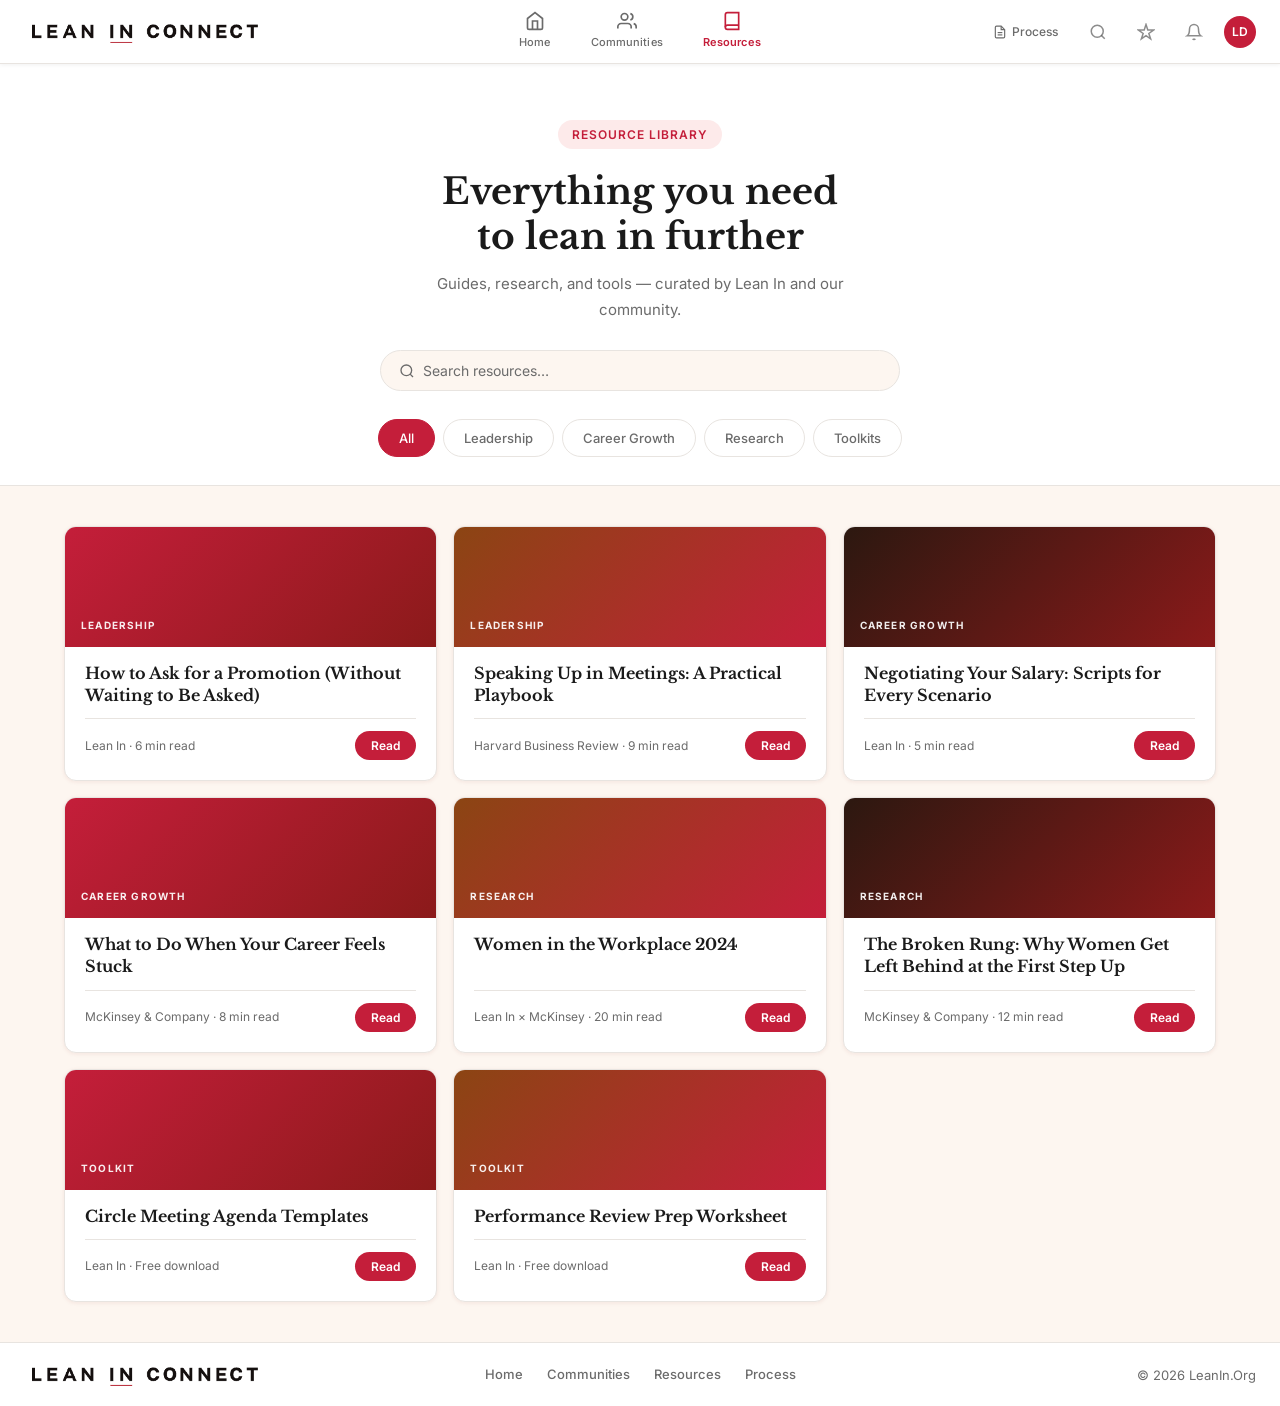
<file: resources.html>
<!DOCTYPE html>
<html lang="en">
<head>
  <meta charset="UTF-8">
  <meta name="viewport" content="width=device-width, initial-scale=1.0">
  <title>Resources — Lean In Connect</title>
  <link rel="stylesheet" href="style.css">
  <style>
    .res-header {
      background: var(--color-card);
      border-bottom: 1px solid var(--border);
      padding: 56px 24px 0;
      text-align: center;
    }
    .res-search-wrap {
      max-width: 520px;
      margin: 0 auto 28px;
    }
    .res-search {
      display: flex;
      align-items: center;
      gap: 8px;
      background: var(--bg);
      border: 1.5px solid var(--border);
      border-radius: var(--radius-pill);
      padding: 11px 18px;
      transition: border-color 0.15s;
    }
    .res-search:focus-within { border-color: var(--red); }
    .res-search input {
      flex: 1;
      background: none;
      border: none;
      outline: none;
      font-family: var(--font-sans);
      font-size: 14px;
      color: var(--text);
    }
    .res-search input::placeholder { color: var(--gray); }
    .res-search svg { color: var(--gray); flex-shrink: 0; }
    .res-filter-row {
      display: flex;
      justify-content: center;
      gap: 8px;
      padding: 0 24px 28px;
      flex-wrap: wrap;
    }
    .res-body {
      max-width: 1200px;
      margin: 0 auto;
      padding: 40px 24px;
    }
    .res-grid {
      display: grid;
      grid-template-columns: repeat(auto-fill, minmax(280px, 1fr));
      gap: 16px;
    }
    .res-card {
      background: var(--color-card);
      border: 1px solid var(--border);
      border-radius: var(--radius);
      overflow: hidden;
      display: flex;
      flex-direction: column;
      box-shadow: var(--shadow-sm);
      transition: box-shadow 0.2s, transform 0.2s;
    }
    .res-card:hover { box-shadow: var(--shadow-md); transform: translateY(-2px); }
    .no-results {
      display: none;
      grid-column: 1 / -1;
      text-align: center;
      padding: 48px 24px;
      color: var(--gray);
      font-size: 15px;
    }
    @media (max-width: 1024px) {
      .res-grid { grid-template-columns: repeat(2, 1fr); }
    }
    @media (max-width: 768px) {
      .res-grid { grid-template-columns: 1fr; }
      .res-header { padding: 40px 16px 0; }
      .res-body { padding: 24px 16px; }
    }
  </style>
</head>
<body>

<!-- Top Nav -->
<nav class="topnav" role="navigation" aria-label="Main navigation">
  <a href="index.html" class="nav-logo" aria-label="Lean In Connect home">
    <img src="logo-lean-in.png" alt="Lean In" style="height: 32px; max-height: 32px; width: auto; display: block;">
  </a>

  <nav class="nav-links" aria-label="Primary">
    <a href="index.html" class="nav-link">
      <svg width="20" height="20" viewBox="0 0 24 24" fill="none" stroke="currentColor" stroke-width="2"><path d="M3 9l9-7 9 7v11a2 2 0 0 1-2 2H5a2 2 0 0 1-2-2z"/><polyline points="9 22 9 12 15 12 15 22"/></svg>
      Home
    </a>
    <a href="explore.html" class="nav-link">
      <svg width="20" height="20" viewBox="0 0 24 24" fill="none" stroke="currentColor" stroke-width="2"><path d="M17 21v-2a4 4 0 0 0-4-4H5a4 4 0 0 0-4 4v2"/><circle cx="9" cy="7" r="4"/><path d="M23 21v-2a4 4 0 0 0-3-3.87"/><path d="M16 3.13a4 4 0 0 1 0 7.75"/></svg>
      Communities
    </a>
    <a href="resources.html" class="nav-link active" aria-current="page">
      <svg width="20" height="20" viewBox="0 0 24 24" fill="none" stroke="currentColor" stroke-width="2"><path d="M4 19.5A2.5 2.5 0 0 1 6.5 17H20"/><path d="M6.5 2H20v20H6.5A2.5 2.5 0 0 1 4 19.5v-15A2.5 2.5 0 0 1 6.5 2z"/></svg>
      Resources
    </a>
  </nav>

  <div class="nav-right">
    <button class="hamburger-menu" onclick="toggleMobileMenu()" aria-label="Menu"><svg width="20" height="20" viewBox="0 0 24 24" fill="none" stroke="currentColor" stroke-width="2"><line x1="3" y1="6" x2="21" y2="6"/><line x1="3" y1="12" x2="21" y2="12"/><line x1="3" y1="18" x2="21" y2="18"/></svg></button>
    <a href="rationale.html" class="nav-process-link">
      <svg viewBox="0 0 24 24" fill="none" stroke="currentColor" stroke-width="2" aria-hidden="true"><path d="M14 2H6a2 2 0 0 0-2 2v16a2 2 0 0 0 2 2h12a2 2 0 0 0 2-2V8z"/><polyline points="14 2 14 8 20 8"/><line x1="16" y1="13" x2="8" y2="13"/><line x1="16" y1="17" x2="8" y2="17"/></svg>
      Process
    </a>
    <button class="nav-icon-btn" aria-label="Search">
      <svg width="18" height="18" viewBox="0 0 24 24" fill="none" stroke="currentColor" stroke-width="2" aria-hidden="true"><circle cx="11" cy="11" r="8"/><path d="m21 21-4.35-4.35"/></svg>
    </button>
    <button class="nav-icon-btn" aria-label="Assistant">
      <svg width="18" height="18" viewBox="0 0 24 24" fill="none" stroke="currentColor" stroke-width="2" aria-hidden="true"><path d="M12 2l2.4 7.4H22l-6.2 4.5 2.4 7.4L12 17l-6.2 4.3 2.4-7.4L2 9.4h7.6z"/></svg>
    </button>
    <button class="nav-icon-btn" aria-label="Notifications">
      <svg width="18" height="18" viewBox="0 0 24 24" fill="none" stroke="currentColor" stroke-width="2" aria-hidden="true"><path d="M18 8A6 6 0 0 0 6 8c0 7-3 9-3 9h18s-3-2-3-9"/><path d="M13.73 21a2 2 0 0 1-3.46 0"/></svg>
    </button>
    <div class="avatar sm a-me" role="img" aria-label="Your profile">LD</div>
  </div>
</nav>

<div class="mobile-nav-menu" id="mobile-nav-menu">
  <a href="index.html">Home</a>
  <a href="explore.html">Communities</a>
  <a href="resources.html" class="active">Resources</a>
  <a href="rationale.html">Process</a>
</div>
<script>
  function toggleMobileMenu() {
    document.querySelector('.mobile-nav-menu').classList.toggle('open');
  }
</script>

<div class="page-body">

  <!-- Header -->
  <div class="res-header">
    <div class="hero-tag" style="background: var(--red-light); color: var(--red);">Resource Library</div>
    <h1 style="margin-bottom: 12px; font-size: 2.25rem;">Everything you need<br>to lean in further</h1>
    <p style="max-width: 440px; margin: 0 auto 28px; font-size: 15px; color: var(--gray);">Guides, research, and tools — curated by Lean In and our community.</p>

    <div class="res-search-wrap">
      <div class="res-search">
        <svg width="16" height="16" viewBox="0 0 24 24" fill="none" stroke="currentColor" stroke-width="2" aria-hidden="true"><circle cx="11" cy="11" r="8"/><path d="m21 21-4.35-4.35"/></svg>
        <input type="search" placeholder="Search resources…" id="res-search" aria-label="Search resources">
      </div>
    </div>

    <div class="res-filter-row" role="tablist" aria-label="Filter resources by category">
      <button class="filter-tab active" data-filter="all" role="tab" aria-selected="true">All</button>
      <button class="filter-tab" data-filter="leadership" role="tab" aria-selected="false">Leadership</button>
      <button class="filter-tab" data-filter="career-growth" role="tab" aria-selected="false">Career Growth</button>
      <button class="filter-tab" data-filter="research" role="tab" aria-selected="false">Research</button>
      <button class="filter-tab" data-filter="toolkit" role="tab" aria-selected="false">Toolkits</button>
    </div>
  </div>

  <!-- Resource Grid -->
  <div class="res-body">
    <div class="res-grid" id="res-grid" role="list">

      <div class="res-card" data-type="leadership" role="listitem">
        <div class="rc-header" style="background: linear-gradient(135deg, #C41E3A, #8B1A1A);">
          <span class="rc-tag">Leadership</span>
        </div>
        <div class="rc-body">
          <h3 class="rc-title">How to Ask for a Promotion (Without Waiting to Be Asked)</h3>
          <div class="rc-footer">
            <p class="rc-meta">Lean In · 6 min read</p>
            <button class="rc-read-btn">Read</button>
          </div>
        </div>
      </div>

      <div class="res-card" data-type="leadership" role="listitem">
        <div class="rc-header" style="background: linear-gradient(135deg, #8B4513, #C41E3A);">
          <span class="rc-tag">Leadership</span>
        </div>
        <div class="rc-body">
          <h3 class="rc-title">Speaking Up in Meetings: A Practical Playbook</h3>
          <div class="rc-footer">
            <p class="rc-meta">Harvard Business Review · 9 min read</p>
            <button class="rc-read-btn">Read</button>
          </div>
        </div>
      </div>

      <div class="res-card" data-type="career-growth" role="listitem">
        <div class="rc-header" style="background: linear-gradient(135deg, #2C1810, #8B1A1A);">
          <span class="rc-tag">Career Growth</span>
        </div>
        <div class="rc-body">
          <h3 class="rc-title">Negotiating Your Salary: Scripts for Every Scenario</h3>
          <div class="rc-footer">
            <p class="rc-meta">Lean In · 5 min read</p>
            <button class="rc-read-btn">Read</button>
          </div>
        </div>
      </div>

      <div class="res-card" data-type="career-growth" role="listitem">
        <div class="rc-header" style="background: linear-gradient(135deg, #C41E3A, #8B1A1A);">
          <span class="rc-tag">Career Growth</span>
        </div>
        <div class="rc-body">
          <h3 class="rc-title">What to Do When Your Career Feels Stuck</h3>
          <div class="rc-footer">
            <p class="rc-meta">McKinsey &amp; Company · 8 min read</p>
            <button class="rc-read-btn">Read</button>
          </div>
        </div>
      </div>

      <div class="res-card" data-type="research" role="listitem">
        <div class="rc-header" style="background: linear-gradient(135deg, #8B4513, #C41E3A);">
          <span class="rc-tag">Research</span>
        </div>
        <div class="rc-body">
          <h3 class="rc-title">Women in the Workplace 2024</h3>
          <div class="rc-footer">
            <p class="rc-meta">Lean In × McKinsey · 20 min read</p>
            <button class="rc-read-btn">Read</button>
          </div>
        </div>
      </div>

      <div class="res-card" data-type="research" role="listitem">
        <div class="rc-header" style="background: linear-gradient(135deg, #2C1810, #8B1A1A);">
          <span class="rc-tag">Research</span>
        </div>
        <div class="rc-body">
          <h3 class="rc-title">The Broken Rung: Why Women Get Left Behind at the First Step Up</h3>
          <div class="rc-footer">
            <p class="rc-meta">McKinsey &amp; Company · 12 min read</p>
            <button class="rc-read-btn">Read</button>
          </div>
        </div>
      </div>

      <div class="res-card" data-type="toolkit" role="listitem">
        <div class="rc-header" style="background: linear-gradient(135deg, #C41E3A, #8B1A1A);">
          <span class="rc-tag">Toolkit</span>
        </div>
        <div class="rc-body">
          <h3 class="rc-title">Circle Meeting Agenda Templates</h3>
          <div class="rc-footer">
            <p class="rc-meta">Lean In · Free download</p>
            <button class="rc-read-btn">Read</button>
          </div>
        </div>
      </div>

      <div class="res-card" data-type="toolkit" role="listitem">
        <div class="rc-header" style="background: linear-gradient(135deg, #8B4513, #C41E3A);">
          <span class="rc-tag">Toolkit</span>
        </div>
        <div class="rc-body">
          <h3 class="rc-title">Performance Review Prep Worksheet</h3>
          <div class="rc-footer">
            <p class="rc-meta">Lean In · Free download</p>
            <button class="rc-read-btn">Read</button>
          </div>
        </div>
      </div>

      <div class="no-results" id="no-results" role="status" aria-live="polite">
        No resources match your search. Try a different term or category.
      </div>

    </div>
  </div>

</div>

<!-- Footer -->
<footer class="site-footer" role="contentinfo">
  <a href="index.html" class="footer-logo-link">
    <img src="logo-lean-in.png" alt="Lean In" style="height: 32px; width: auto;">
  </a>
  <nav class="footer-links" aria-label="Footer navigation">
    <a href="index.html" class="footer-link">Home</a>
    <a href="explore.html" class="footer-link">Communities</a>
    <a href="resources.html" class="footer-link">Resources</a>
    <a href="rationale.html" class="footer-link">Process</a>
  </nav>
  <p class="footer-copy">© 2026 LeanIn.Org</p>
</footer>

<script>
  const filterTabs = document.querySelectorAll('.filter-tab');
  const cards = document.querySelectorAll('.res-card');
  const noResults = document.getElementById('no-results');
  const searchInput = document.getElementById('res-search');

  function applyFilters() {
    const activeFilter = document.querySelector('.filter-tab.active').dataset.filter;
    const term = searchInput.value.toLowerCase().trim();
    let visible = 0;
    cards.forEach(card => {
      const typeMatch = activeFilter === 'all' || card.dataset.type === activeFilter;
      const textMatch = !term || card.textContent.toLowerCase().includes(term);
      const show = typeMatch && textMatch;
      card.style.display = show ? '' : 'none';
      if (show) visible++;
    });
    noResults.style.display = visible === 0 ? 'block' : 'none';
  }

  filterTabs.forEach(tab => {
    tab.addEventListener('click', () => {
      filterTabs.forEach(t => {
        t.classList.remove('active');
        t.setAttribute('aria-selected', 'false');
      });
      tab.classList.add('active');
      tab.setAttribute('aria-selected', 'true');
      applyFilters();
    });
  });

  searchInput.addEventListener('input', applyFilters);
</script>
<script src="nav-popups.js"></script>

</body>
</html>
</file>
<file: style.css>
@import url('https://fonts.googleapis.com/css2?family=Libre+Baskerville:ital,wght@0,400;0,700;1,400&family=Inter:wght@400;500;600&display=swap');

/* ── Variables ── */
:root {
  /* New semantic color tokens */
  --color-bg:       #FDF6F0;
  --color-card:     #FFFFFF;
  --color-nav:      #FFFFFF;
  --color-accent:   #C41E3A;
  --color-pill-bg:  #FDEAEA;
  --color-pill-text:#C41E3A;
  --color-text:     #1A1A1A;
  --color-muted:    #6B6B6B;

  /* Legacy aliases */
  --red:        #C41E3A;
  --red-hover:  #A01830;
  --red-light:  #FDEAEA;
  --bg:         #FDF6F0;
  --white:      #FFFFFF;
  --text:       #1A1A1A;
  --gray:       #6B6B6B;
  --border:     #E8E4E0;
  --border-mid: #D4CEC9;

  --shadow-sm:  0 1px 4px rgba(139,26,26,0.08);
  --shadow-md:  0 4px 16px rgba(139,26,26,0.10);
  --shadow-lg:  0 8px 32px rgba(139,26,26,0.12);

  --radius:     12px;
  --radius-sm:  8px;
  --radius-pill:100px;

  --font-serif: 'Libre Baskerville', Georgia, 'Times New Roman', serif;
  --font-sans:  'Inter', system-ui, -apple-system, sans-serif;

  --nav-h:      64px;
  --sidebar-w:  260px;
  --right-w:    280px;
}

/* ── Reset ── */
*, *::before, *::after { box-sizing: border-box; margin: 0; padding: 0; }
html { scroll-behavior: smooth; background: var(--bg); }

body {
  font-family: var(--font-sans);
  background: var(--bg);
  color: var(--text);
  font-size: 15px;
  line-height: 1.6;
  min-height: 100vh;
}

img { display: block; max-width: 100%; }
a { color: inherit; text-decoration: none; }
button { cursor: pointer; font-family: inherit; border: none; background: none; }
ul { list-style: none; }

/* ── Typography ── */
h1, h2, h3, h4 { font-family: var(--font-serif); line-height: 1.25; color: var(--text); }
h1 { font-size: 2rem; font-weight: 700; }
h2 { font-size: 1.5rem; font-weight: 600; }
h3 { font-size: 1.15rem; font-weight: 600; }
h4 { font-size: 1rem; font-weight: 600; }

p { color: var(--gray); line-height: 1.7; }

/* ── Top Navigation ── */
.topnav {
  position: fixed;
  top: 0; left: 0; right: 0;
  height: var(--nav-h);
  background: var(--color-nav);
  border-bottom: 1px solid #E8E4E0;
  display: flex;
  align-items: center;
  justify-content: center;
  z-index: 100;
  box-shadow: 0 1px 4px rgba(0,0,0,0.06);
  overflow: visible;
}

.nav-logo {
  position: absolute;
  left: 24px;
  top: 0; bottom: 0;
  display: flex;
  align-items: center;
  white-space: nowrap;
  text-decoration: none;
}
.nav-logo img { display: block; }
.nav-logo-text {
  font-family: var(--font-serif);
  font-size: 1.3rem;
  font-weight: 700;
  color: #1A1A1A;
  letter-spacing: -0.01em;
}

.nav-links {
  display: flex;
  align-items: center;
  gap: 4px;
}

.nav-link {
  display: flex;
  flex-direction: column;
  align-items: center;
  gap: 3px;
  padding: 8px 18px;
  border-radius: var(--radius-sm);
  color: #6B6B6B;
  font-size: 11px;
  font-weight: 500;
  transition: color 0.15s, background 0.15s;
  text-decoration: none;
  letter-spacing: 0.01em;
}

.nav-link svg { width: 20px; height: 20px; flex-shrink: 0; }

.nav-link:hover { color: #C41E3A; background: rgba(196,30,58,0.05); }
.nav-link.active { color: #C41E3A; font-weight: 600; }

/* Communities dropdown */
.nav-dropdown-wrap { position: relative; }
.nav-dropdown-btn {
  background: none;
  border: none;
  cursor: pointer;
  font-family: var(--font-sans);
  line-height: inherit;
}
.nav-dropdown {
  display: none;
  position: absolute;
  top: calc(100% + 6px);
  left: 50%;
  transform: translateX(-50%);
  background: #fff;
  border: 1px solid var(--border);
  border-radius: var(--radius);
  box-shadow: 0 4px 20px rgba(0,0,0,0.12);
  min-width: 210px;
  z-index: 200;
  overflow: hidden;
}
.nav-dropdown-wrap:hover .nav-dropdown,
.nav-dropdown-wrap.open .nav-dropdown { display: block; }
.nav-dropdown-item {
  display: block;
  padding: 12px 18px;
  font-size: 13px;
  font-weight: 500;
  color: #1A1A1A;
  text-decoration: none;
  transition: background 0.1s, color 0.1s;
  border-bottom: 1px solid var(--border);
}
.nav-dropdown-item:last-child { border-bottom: none; }
.nav-dropdown-item:hover { background: #FDEAEA; color: #C41E3A; }

.nav-right {
  position: absolute;
  right: 24px;
  top: 0;
  bottom: 0;
  display: flex;
  align-items: center;
  gap: 12px;
}

.nav-search {
  display: flex;
  align-items: center;
  gap: 8px;
  background: var(--bg);
  border: 1px solid var(--border);
  border-radius: var(--radius-pill);
  padding: 8px 14px;
  font-size: 13px;
  color: rgba(26,26,26,0.55);
  width: 200px;
  transition: border-color 0.15s;
}
.nav-search:focus-within { border-color: var(--red); }
.nav-search input { background: none; border: none; outline: none; width: 100%; font-family: inherit; font-size: 13px; color: #1A1A1A; }
.nav-search input::placeholder { color: rgba(26,26,26,0.4); }
.nav-search svg { width: 15px; height: 15px; flex-shrink: 0; }

.nav-process-link {
  display: flex;
  align-items: center;
  gap: 5px;
  font-size: 12px;
  font-weight: 500;
  color: #6B6B6B;
  text-decoration: none;
  padding: 6px 10px;
  border-radius: 6px;
  transition: color 0.15s, background 0.15s;
  white-space: nowrap;
}
.nav-process-link svg { width: 14px; height: 14px; flex-shrink: 0; }
.nav-process-link:hover { color: #1A1A1A; background: rgba(0,0,0,0.04); }
.nav-process-link.active { color: #C41E3A; }

.nav-icon-btn {
  width: 36px; height: 36px;
  border-radius: 50%;
  display: flex; align-items: center; justify-content: center;
  color: rgba(26,26,26,0.5);
  transition: background 0.15s, color 0.15s;
  position: relative;
}
.nav-icon-btn:hover { background: rgba(0,0,0,0.05); color: #1A1A1A; }
.nav-icon-btn svg { width: 18px; height: 18px; }
.nav-badge {
  position: absolute;
  top: 2px; right: 2px;
  width: 8px; height: 8px;
  background: var(--red);
  border-radius: 50%;
  border: 2px solid var(--color-nav);
}

/* ── Avatar ── */
.avatar {
  width: 40px; height: 40px;
  border-radius: 50%;
  background: var(--red);
  color: #ffffff;
  display: flex; align-items: center; justify-content: center;
  font-weight: 600;
  font-size: 14px;
  flex-shrink: 0;
  font-family: var(--font-sans);
}
.avatar.sm { width: 32px; height: 32px; font-size: 12px; }
.avatar.lg { width: 56px; height: 56px; font-size: 20px; }
.avatar.xl { width: 72px; height: 72px; font-size: 26px; }

.avatar.a-sc { background: #C41E3A; }
.avatar.a-mr { background: #5B3A9E; }
.avatar.a-aj { background: #1A4EA8; }
.avatar.a-jk { background: #1A6B3A; }
.avatar.a-pp { background: #7A3A1A; }
.avatar.a-me { background: #C41E3A; }

/* ── Page Layout ── */
.page-body { padding-top: var(--nav-h); min-height: 100vh; }

.three-col {
  max-width: 1200px;
  margin: 0 auto;
  padding: 32px 24px;
  display: grid;
  grid-template-columns: var(--sidebar-w) 1fr var(--right-w);
  gap: 24px;
  align-items: start;
}

/* ── Sidebar Shared ── */
.sidebar-left, .sidebar-right {
  display: flex;
  flex-direction: column;
  gap: 20px;
}

/* ── Main Feed Column ── */
#main-content {
  display: flex;
  flex-direction: column;
  gap: 20px;
}

/* ── Card ── */
.card {
  background: var(--color-card);
  border: 1px solid var(--border);
  border-radius: var(--radius);
  overflow: hidden;
  box-shadow: var(--shadow-sm);
  transition: transform 0.2s ease, box-shadow 0.2s ease;
}
.card:hover {
  transform: translateY(-2px);
  box-shadow: 0 6px 20px rgba(0,0,0,0.1);
}

.card-section {
  padding: 20px;
  border-bottom: 1px solid var(--border);
}
.card-section:last-child { border-bottom: none; }

.card-header {
  padding: 16px 20px;
  border-bottom: 1px solid var(--border);
}
.card-body { padding: 20px; }
.card-footer {
  padding: 16px 24px;
  border-top: 1px solid var(--border);
  display: flex;
  align-items: center;
  justify-content: center;
}

/* ── Left Sidebar: Profile Card ── */
.profile-card .profile-cover {
  height: 64px;
  background: #FDEAEA;
}

.profile-card .profile-info {
  padding: 0 20px 20px;
  text-align: center;
}

.profile-card .avatar-wrap {
  margin: -28px auto 12px;
  width: 56px;
}

.profile-card .profile-name {
  font-family: var(--font-serif);
  font-size: 1.05rem;
  font-weight: 700;
  color: var(--text);
  margin-bottom: 2px;
}

.profile-card .profile-title {
  font-size: 12px;
  color: var(--gray);
  margin-bottom: 14px;
}

.profile-card .profile-stats {
  display: flex;
  justify-content: center;
  gap: 0;
  border-top: 1px solid var(--border);
  margin: 0 -20px;
  padding: 12px 0 0;
}

.profile-stat {
  flex: 1;
  text-align: center;
  padding: 8px 4px;
  border-right: 1px solid var(--border);
  cursor: pointer;
  transition: background 0.15s;
  text-decoration: none;
}
.profile-stat:last-child { border-right: none; }
.profile-stat:hover { background: var(--bg); }
.profile-stat .stat-num {
  font-size: 15px;
  font-weight: 600;
  color: var(--red);
  display: block;
}
.profile-stat .stat-label {
  font-size: 11px;
  color: var(--gray);
  display: block;
}

/* ── Community Membership ── */
.membership-section { padding: 20px 24px; }
.membership-label {
  font-size: 11px;
  font-weight: 600;
  text-transform: uppercase;
  letter-spacing: 0.06em;
  color: var(--gray);
  margin-bottom: 10px;
}

.membership-item {
  display: flex;
  align-items: center;
  gap: 10px;
  padding: 8px 0;
  border-bottom: 1px solid var(--border);
  text-decoration: none;
  transition: opacity 0.15s;
}
.membership-item:last-child { border-bottom: none; }
.membership-item:hover { opacity: 0.75; }

.membership-dot {
  width: 8px; height: 8px;
  border-radius: 50%;
  flex-shrink: 0;
}
.dot-red { background: var(--red); }
.dot-purple { background: #7B4FD4; }
.dot-teal { background: #169C8A; }
.dot-green { background: #169C5A; }

.membership-item-info {}
.membership-item-type {
  font-size: 11px;
  color: var(--gray);
  text-transform: uppercase;
  letter-spacing: 0.04em;
  font-weight: 500;
}
.membership-item-name {
  font-size: 13px;
  font-weight: 500;
  color: var(--text);
}

/* ── My Groups ── */
.groups-section { padding: 20px 24px; }

.group-item {
  display: flex;
  align-items: center;
  gap: 10px;
  padding: 8px 0;
  cursor: pointer;
  border-radius: var(--radius-sm);
  transition: background 0.15s;
  text-decoration: none;
}
.group-item:hover { background: var(--bg); margin: 0 -8px; padding: 8px 8px; }

.group-icon {
  width: 32px; height: 32px;
  border-radius: var(--radius-sm);
  display: flex; align-items: center; justify-content: center;
  font-size: 16px;
  flex-shrink: 0;
}

.group-info { min-width: 0; }
.group-name {
  font-size: 13px;
  font-weight: 500;
  color: var(--text);
  white-space: nowrap;
  overflow: hidden;
  text-overflow: ellipsis;
}
.group-count {
  font-size: 11px;
  color: var(--gray);
}

.sidebar-link {
  font-size: 13px;
  color: var(--red);
  font-weight: 500;
  display: inline-flex;
  align-items: center;
  gap: 4px;
  padding: 4px 0;
  transition: opacity 0.15s;
}
.sidebar-link:hover { opacity: 0.8; }

/* ── Main Feed ── */
.feed { display: flex; flex-direction: column; gap: 24px; min-width: 0; }

/* ── Post Composer ── */
.composer {
  background: var(--color-card);
  border: 1px solid var(--border);
  border-radius: var(--radius);
  padding: 20px 24px;
  box-shadow: var(--shadow-sm);
}

.composer-row {
  display: flex;
  align-items: center;
  gap: 12px;
  margin-bottom: 12px;
}

.composer-input {
  flex: 1;
  background: var(--bg);
  border: 1.5px solid var(--border);
  border-radius: var(--radius-pill);
  padding: 16px 18px;
  font-family: var(--font-sans);
  font-size: 14px;
  color: var(--text);
  outline: none;
  transition: border-color 0.15s, box-shadow 0.15s;
  cursor: text;
}
.composer-input:focus {
  border-color: var(--red);
  box-shadow: 0 0 0 3px rgba(196,30,58,0.10);
}
.composer-input::placeholder { color: var(--gray); }

.composer-actions {
  display: flex;
  gap: 8px;
  border-top: 1px solid var(--border);
  padding: 16px 0 4px;
}

.composer-action {
  display: flex;
  align-items: center;
  gap: 6px;
  padding: 12px 8px;
  border-radius: var(--radius-sm);
  font-size: 13px;
  font-weight: 500;
  color: var(--gray);
  transition: background 0.15s, color 0.15s;
  flex: 1;
  justify-content: center;
}
.composer-action:hover { background: var(--bg); color: var(--text); }
.composer-action svg { width: 18px; height: 18px; }

/* ── Feed Tabs ── */
.feed-tabs {
  background: var(--color-card);
  border: 1px solid var(--border);
  border-radius: var(--radius);
  display: flex;
  overflow: hidden;
  box-shadow: var(--shadow-sm);
}

.feed-tab {
  flex: 1;
  padding: 16px 8px;
  text-align: center;
  font-size: 13px;
  font-weight: 500;
  color: var(--gray);
  border-bottom: 2px solid transparent;
  transition: color 0.15s, background 0.15s, border-color 0.15s;
  cursor: pointer;
  border-radius: 0;
}
.feed-tab:hover { color: var(--text); background: var(--bg); }
.feed-tab.active { color: var(--red); border-bottom-color: var(--red); font-weight: 600; }

/* ── Post Card ── */
.post-card {
  background: var(--color-card);
  border: 1px solid var(--border);
  border-radius: var(--radius);
  box-shadow: var(--shadow-sm);
  transition: box-shadow 0.2s ease, transform 0.2s ease;
}
.post-card:hover { box-shadow: 0 6px 20px rgba(0,0,0,0.1); transform: translateY(-2px); }

.post-header {
  display: flex;
  align-items: flex-start;
  gap: 12px;
  padding: 24px 24px 0;
}

.post-author { flex: 1; min-width: 0; }
.post-author-name {
  font-weight: 600;
  font-size: 14px;
  color: var(--text);
  display: block;
  margin-bottom: 1px;
}
.post-author-name:hover { color: var(--red); }

.post-meta {
  font-size: 12px;
  color: var(--gray);
  display: flex;
  align-items: center;
  gap: 6px;
}

.post-badge {
  display: inline-flex;
  align-items: center;
  gap: 4px;
  padding: 2px 8px;
  border-radius: var(--radius-pill);
  font-size: 11px;
  font-weight: 500;
}
.badge-circle { background: var(--red-light); color: var(--red); }
.badge-network { background: #F0EEFF; color: #7B4FD4; }

.post-more {
  color: var(--gray);
  padding: 4px;
  border-radius: var(--radius-sm);
  transition: background 0.15s;
}
.post-more:hover { background: var(--bg); }

.post-body {
  padding: 16px 24px 24px;
  font-size: 14.5px;
  line-height: 1.7;
  color: var(--text);
}

.post-body p { color: var(--text); margin-bottom: 10px; }
.post-body p:last-child { margin-bottom: 0; }

.post-link-preview {
  border: 1px solid var(--border);
  border-radius: var(--radius-sm);
  overflow: hidden;
  margin-top: 12px;
}
.post-link-preview-bar {
  height: 4px;
  background: var(--red);
}
.post-link-preview-content { padding: 12px 14px; }
.post-link-preview-source { font-size: 11px; color: var(--gray); text-transform: uppercase; letter-spacing: 0.04em; margin-bottom: 4px; }
.post-link-preview-title { font-size: 13px; font-weight: 600; color: var(--text); }

.post-actions {
  display: flex;
  border-top: 1px solid var(--border);
  padding: 12px 24px 8px;
}

.post-action {
  display: flex;
  align-items: center;
  gap: 6px;
  padding: 10px 12px;
  border-radius: var(--radius-sm);
  font-size: 13px;
  color: var(--gray);
  font-weight: 500;
  flex: 1;
  justify-content: center;
  transition: color 0.15s, background 0.15s;
}
.post-action:hover { background: var(--bg); color: var(--text); }
.post-action.liked { color: var(--red); }
.post-action svg { width: 17px; height: 17px; }

.post-stats {
  display: flex;
  align-items: center;
  justify-content: space-between;
  padding: 10px 24px;
  border-bottom: 1px solid var(--border);
  font-size: 12px;
  color: var(--gray);
}

.like-faces {
  display: flex;
  align-items: center;
}
.like-face {
  width: 18px; height: 18px;
  border-radius: 50%;
  border: 1.5px solid var(--white);
  margin-left: -6px;
  font-size: 10px;
  display: flex; align-items: center; justify-content: center;
}
.like-face:first-child { margin-left: 0; }

/* ── Right Sidebar ── */
.upcoming-meeting { padding: 18px 20px; }
.section-title {
  font-size: 12px;
  font-weight: 600;
  text-transform: uppercase;
  letter-spacing: 0.07em;
  color: var(--gray);
  margin-bottom: 14px;
}

.meeting-card {
  background: var(--red-light);
  border: 1px solid rgba(196,30,58,0.15);
  border-radius: var(--radius-sm);
  padding: 14px;
}
.meeting-day {
  font-family: var(--font-serif);
  font-size: 2rem;
  font-weight: 700;
  color: var(--red);
  line-height: 1;
  margin-bottom: 2px;
}
.meeting-month {
  font-size: 11px;
  font-weight: 600;
  text-transform: uppercase;
  letter-spacing: 0.08em;
  color: var(--red);
  opacity: 0.7;
  margin-bottom: 10px;
}
.meeting-name {
  font-weight: 600;
  font-size: 14px;
  color: var(--text);
  margin-bottom: 4px;
}
.meeting-time {
  font-size: 12px;
  color: var(--gray);
  display: flex;
  align-items: center;
  gap: 5px;
  margin-bottom: 12px;
}
.btn-sm {
  display: inline-flex;
  align-items: center;
  justify-content: center;
  padding: 8px 16px;
  border-radius: var(--radius-pill);
  font-size: 13px;
  font-weight: 600;
  transition: all 0.2s ease;
  font-family: var(--font-sans);
}
.btn-primary {
  background: var(--red);
  color: var(--white);
  border: 1.5px solid var(--red);
}
.btn-primary:hover { background: var(--red-hover); border-color: var(--red-hover); }

.btn-outline {
  background: transparent;
  color: var(--red);
  border: 1.5px solid var(--red);
}
.btn-outline:hover { background: var(--red-light); transform: scale(1.02); }

.btn-ghost {
  background: transparent;
  color: var(--text);
  border: 1.5px solid var(--border);
}
.btn-ghost:hover { background: var(--bg); border-color: var(--border-mid); }

.btn-lg {
  padding: 12px 28px;
  font-size: 15px;
  border-radius: var(--radius-pill);
  font-weight: 600;
}

/* ── Featured Article ── */
.featured-article { padding: 18px 20px; }
.article-img {
  height: 120px;
  background: linear-gradient(135deg, #C41E3A, #8B1A1A);
  border-radius: var(--radius-sm);
  margin-bottom: 12px;
  display: flex;
  align-items: flex-end;
  padding: 12px;
  position: relative;
  overflow: hidden;
}
.article-img-label {
  position: relative;
  font-size: 11px;
  font-weight: 700;
  text-transform: uppercase;
  letter-spacing: 0.1em;
  color: rgba(255,255,255,0.8);
}
.article-tag {
  display: inline-block;
  background: rgba(255,255,255,0.2);
  color: #ffffff;
  font-size: 11px;
  font-weight: 600;
  padding: 3px 8px;
  border-radius: var(--radius-pill);
  margin-bottom: 8px;
  text-transform: uppercase;
  letter-spacing: 0.05em;
}
.article-title {
  font-family: var(--font-serif);
  font-size: 14px;
  font-weight: 600;
  color: var(--text);
  line-height: 1.4;
  margin-bottom: 6px;
  display: block;
  text-decoration: none;
}
.article-title:hover { color: var(--red); }
.article-source {
  font-size: 11px;
  color: var(--gray);
}

/* ── People You Might Know ── */
.people-section { padding: 18px 20px; }
.person-item {
  display: flex;
  align-items: flex-start;
  gap: 10px;
  padding: 10px 0;
  border-bottom: 1px solid var(--border);
}
.person-item:last-of-type { border-bottom: none; margin-bottom: 4px; }
.person-info { flex: 1; min-width: 0; }
.person-name {
  font-size: 13px;
  font-weight: 600;
  color: var(--text);
  display: block;
  margin-bottom: 1px;
}
.person-title {
  font-size: 11px;
  color: var(--gray);
  margin-bottom: 6px;
  display: block;
}
.person-mutual {
  font-size: 11px;
  color: var(--gray);
  display: flex;
  align-items: center;
  gap: 4px;
}

/* ── Explainer Page ── */
.page-hero {
  background: linear-gradient(135deg, var(--text) 0%, #3A1A1A 100%);
  color: var(--white);
  padding: 80px 24px;
  text-align: center;
}
.page-hero h1 { color: var(--white); font-size: 2.5rem; margin-bottom: 16px; }
.page-hero p { color: rgba(255,255,255,0.75); max-width: 560px; margin: 0 auto; font-size: 16px; }
.hero-tag {
  display: inline-block;
  background: rgba(196,30,58,0.25);
  color: #FF8A85;
  font-size: 12px;
  font-weight: 600;
  padding: 5px 14px;
  border-radius: var(--radius-pill);
  text-transform: uppercase;
  letter-spacing: 0.08em;
  margin-bottom: 20px;
}

.explainer-content {
  max-width: 900px;
  margin: 0 auto;
  padding: 60px 24px;
}

.concept-block {
  display: grid;
  grid-template-columns: 1fr 1fr;
  gap: 48px;
  align-items: center;
  padding: 60px 0;
  border-bottom: 1px solid var(--border);
}
.concept-block:last-child { border-bottom: none; }
.concept-block.reverse { direction: rtl; }
.concept-block.reverse > * { direction: ltr; }

.concept-visual {
  background: var(--color-card);
  border: 1px solid var(--border);
  border-radius: var(--radius);
  padding: 40px 24px;
  display: flex;
  flex-direction: column;
  align-items: center;
  box-shadow: var(--shadow-md);
}

.concept-icon {
  width: 72px; height: 72px;
  border-radius: 20px;
  display: flex; align-items: center; justify-content: center;
  font-size: 32px;
  margin-bottom: 20px;
}

.concept-icon-red { background: var(--red-light); }
.concept-icon-purple { background: #F0EEFF; }
.concept-icon-teal { background: #E8FFF6; }

.concept-circle-diagram {
  display: flex;
  flex-direction: column;
  align-items: center;
  gap: 8px;
  width: 100%;
}

.circle-row {
  display: flex;
  gap: 8px;
  justify-content: center;
}

.mini-avatar {
  width: 36px; height: 36px;
  border-radius: 50%;
  display: flex; align-items: center; justify-content: center;
  font-size: 13px;
  font-weight: 600;
  color: white;
}

.concept-text { }
.concept-eyebrow {
  font-size: 12px;
  font-weight: 600;
  text-transform: uppercase;
  letter-spacing: 0.1em;
  color: var(--red);
  margin-bottom: 10px;
}
.concept-heading {
  font-family: var(--font-serif);
  font-size: 2rem;
  font-weight: 700;
  color: var(--text);
  margin-bottom: 16px;
  line-height: 1.2;
}
.concept-body {
  color: var(--gray);
  line-height: 1.75;
  font-size: 15px;
  margin-bottom: 20px;
}

.concept-stats {
  display: flex;
  gap: 24px;
  margin-bottom: 24px;
}
.concept-stat {
  text-align: center;
}
.concept-stat-num {
  display: block;
  font-family: var(--font-serif);
  font-size: 1.75rem;
  font-weight: 700;
  color: var(--red);
  line-height: 1;
  margin-bottom: 4px;
}
.concept-stat-label {
  font-size: 12px;
  color: var(--gray);
}

.feature-list {
  list-style: none;
  display: flex;
  flex-direction: column;
  gap: 10px;
}
.feature-list li {
  display: flex;
  align-items: flex-start;
  gap: 10px;
  font-size: 14px;
  color: var(--gray);
}
.feature-list li::before {
  content: '';
  width: 20px; height: 20px;
  border-radius: 50%;
  background: var(--red-light);
  flex-shrink: 0;
  margin-top: 1px;
  background-image: url("data:image/svg+xml,%3Csvg xmlns='http://www.w3.org/2000/svg' viewBox='0 0 20 20' fill='%23C41E3A'%3E%3Cpath fill-rule='evenodd' d='M16.707 5.293a1 1 0 010 1.414l-8 8a1 1 0 01-1.414 0l-4-4a1 1 0 011.414-1.414L8 12.586l7.293-7.293a1 1 0 011.414 0z' clip-rule='evenodd'/%3E%3C/svg%3E");
  background-size: 12px;
  background-position: center;
  background-repeat: no-repeat;
}

.comparison-table {
  width: 100%;
  border-collapse: separate;
  border-spacing: 0;
  border: 1px solid var(--border);
  border-radius: var(--radius);
  overflow: hidden;
  margin-top: 48px;
  box-shadow: var(--shadow-sm);
}
.comparison-table th {
  background: var(--text);
  color: var(--white);
  padding: 16px 20px;
  font-family: var(--font-sans);
  font-size: 13px;
  font-weight: 600;
  text-align: left;
}
.comparison-table th:first-child { background: var(--text); }
.comparison-table th.col-circle { background: #C41E3A; }
.comparison-table th.col-network { background: #5A389E; }
.comparison-table th.col-group { background: #0D6B52; }

.comparison-table td {
  padding: 14px 20px;
  border-bottom: 1px solid var(--border);
  font-size: 14px;
  color: var(--text);
  background: var(--color-card);
  vertical-align: top;
}
.comparison-table td:first-child { color: var(--gray); font-weight: 500; background: var(--bg); }
.comparison-table tr:last-child td { border-bottom: none; }

/* ── Resources Page ── */
.resources-header {
  background: var(--color-card);
  border-bottom: 1px solid var(--border);
  padding: 48px 24px 0;
  text-align: center;
}
.resources-header h1 { margin-bottom: 12px; }
.resources-header p { max-width: 500px; margin: 0 auto 32px; }

.resource-filter-tabs {
  display: flex;
  justify-content: center;
  gap: 8px;
  padding-bottom: 0;
  flex-wrap: wrap;
}

.filter-tab {
  padding: 10px 20px;
  border-radius: var(--radius-pill);
  font-size: 13px;
  font-weight: 500;
  color: var(--gray);
  border: 1.5px solid var(--border);
  background: transparent;
  transition: all 0.15s;
  cursor: pointer;
  font-family: var(--font-sans);
}
.filter-tab:hover { border-color: var(--border-mid); color: var(--text); }
.filter-tab.active {
  background: var(--red);
  color: var(--white);
  border-color: var(--red);
}

.resources-body {
  max-width: 1200px;
  margin: 0 auto;
  padding: 40px 24px;
}

.resources-grid {
  display: grid;
  grid-template-columns: repeat(auto-fill, minmax(300px, 1fr));
  gap: 16px;
}

.resource-card {
  background: var(--color-card);
  border: 1px solid var(--border);
  border-radius: var(--radius);
  overflow: hidden;
  box-shadow: var(--shadow-sm);
  transition: box-shadow 0.2s, transform 0.2s;
  display: flex;
  flex-direction: column;
}
.resource-card:hover { box-shadow: var(--shadow-md); transform: translateY(-2px); }

.resource-card-img {
  height: 160px;
  position: relative;
  overflow: hidden;
  display: flex;
  align-items: center;
  justify-content: center;
}

.resource-card-img.grad-red    { background: #D4C4B0; }
.resource-card-img.grad-purple { background: #C8BEB4; }
.resource-card-img.grad-teal   { background: #C8BEB0; }
.resource-card-img.grad-dark   { background: #B8AFA8; }
.resource-card-img.grad-gold   { background: #D0C8B0; }
.resource-card-img.grad-blue   { background: #C8B8A8; }

.resource-type-badge {
  position: absolute;
  top: 12px; left: 12px;
  background: rgba(255,255,255,0.55);
  backdrop-filter: blur(4px);
  color: var(--text);
  font-size: 11px;
  font-weight: 600;
  padding: 4px 10px;
  border-radius: var(--radius-pill);
  text-transform: uppercase;
  letter-spacing: 0.06em;
}

.resource-icon {
  font-size: 48px;
  opacity: 0.9;
}

.resource-card-body { padding: 18px; flex: 1; display: flex; flex-direction: column; }
.resource-topic {
  font-size: 11px;
  font-weight: 600;
  text-transform: uppercase;
  letter-spacing: 0.08em;
  color: var(--red);
  margin-bottom: 8px;
}
.resource-title {
  font-family: var(--font-serif);
  font-size: 1.05rem;
  font-weight: 600;
  color: var(--text);
  line-height: 1.3;
  margin-bottom: 8px;
  flex: 1;
}
.resource-excerpt {
  font-size: 13px;
  color: var(--gray);
  line-height: 1.6;
  margin-bottom: 14px;
  display: -webkit-box;
  -webkit-line-clamp: 2;
  -webkit-box-orient: vertical;
  overflow: hidden;
}
.resource-card-footer {
  display: flex;
  align-items: center;
  justify-content: space-between;
  padding-top: 14px;
  border-top: 1px solid var(--border);
}
.resource-meta { font-size: 12px; color: var(--gray); }
.resource-save {
  color: var(--gray);
  transition: color 0.15s;
  padding: 4px;
}
.resource-save:hover { color: var(--red); }
.resource-save svg { width: 18px; height: 18px; }

.featured-resource {
  background: var(--color-card);
  border: 1px solid var(--border);
  border-radius: var(--radius);
  overflow: hidden;
  box-shadow: var(--shadow-sm);
  display: grid;
  grid-template-columns: 1fr 1.5fr;
  margin-bottom: 32px;
}
.featured-resource-img {
  background: #D4C4B0;
  min-height: 240px;
  position: relative;
  display: flex;
  flex-direction: column;
  justify-content: flex-end;
  padding: 24px;
}
.featured-resource-img-content { position: relative; color: var(--text); }
.featured-label {
  font-size: 11px;
  font-weight: 600;
  text-transform: uppercase;
  letter-spacing: 0.1em;
  color: var(--gray);
  margin-bottom: 8px;
}
.featured-resource-img h2 { color: var(--text); font-size: 1.4rem; line-height: 1.3; }

.featured-resource-body { padding: 32px; display: flex; flex-direction: column; justify-content: center; }
.featured-resource-body p { color: var(--gray); margin-bottom: 24px; }

/* ── Shared Article / Resource Card ── */
.rc-header {
  height: 120px;
  display: flex;
  align-items: flex-end;
  padding: 14px 16px;
  flex-shrink: 0;
}

.rc-tag {
  font-size: 10px;
  font-weight: 700;
  text-transform: uppercase;
  letter-spacing: 0.12em;
  color: rgba(255,255,255,0.92);
  font-family: var(--font-sans);
}

.rc-body {
  flex: 1;
  display: flex;
  flex-direction: column;
  justify-content: space-between;
  padding: 16px 20px 20px;
}

.rc-title {
  font-family: var(--font-serif);
  font-size: 1rem;
  font-weight: 700;
  color: var(--text);
  line-height: 1.35;
  margin: 0 0 12px 0;
  display: block;
  text-decoration: none;
}
a.rc-title:hover { color: var(--red); }

.rc-footer {
  display: flex;
  align-items: center;
  justify-content: space-between;
  gap: 12px;
  padding-top: 12px;
  border-top: 1px solid var(--border);
}

.rc-meta {
  font-size: 12px;
  color: var(--gray);
  margin: 0;
}

.rc-read-btn {
  display: inline-flex;
  align-items: center;
  padding: 7px 16px;
  background: var(--red);
  color: #fff;
  border: none;
  border-radius: var(--radius-pill);
  font-family: var(--font-sans);
  font-size: 12px;
  font-weight: 600;
  cursor: pointer;
  transition: background 0.15s;
  white-space: nowrap;
  flex-shrink: 0;
}
.rc-read-btn:hover { background: var(--red-hover); }

/* ── Rationale Page ── */
.rationale-hero {
  background: var(--text);
  color: var(--white);
  padding: 80px 24px;
}
.rationale-hero .container { max-width: 800px; margin: 0 auto; }
.rationale-hero h1 { color: var(--white); font-size: 2.75rem; margin-bottom: 16px; }
.rationale-hero p { color: rgba(255,255,255,0.7); font-size: 17px; max-width: 560px; }

.rationale-content {
  max-width: 800px;
  margin: 0 auto;
  padding: 60px 24px;
}

.rationale-section {
  margin-bottom: 64px;
}

.rationale-num {
  font-family: var(--font-serif);
  font-size: 4rem;
  font-weight: 700;
  color: var(--border);
  line-height: 1;
  margin-bottom: -8px;
}

.rationale-heading {
  font-family: var(--font-serif);
  font-size: 1.75rem;
  font-weight: 700;
  color: var(--text);
  margin-bottom: 16px;
}

.rationale-body {
  color: var(--gray);
  line-height: 1.8;
  font-size: 15.5px;
  margin-bottom: 20px;
}

.rationale-body p { color: var(--gray); margin-bottom: 16px; }
.rationale-body p:last-child { margin-bottom: 0; }

.color-swatch-row {
  display: flex;
  gap: 12px;
  flex-wrap: wrap;
  margin: 24px 0;
}

.color-swatch {
  display: flex;
  flex-direction: column;
  align-items: center;
  gap: 8px;
}
.swatch-box {
  width: 64px; height: 64px;
  border-radius: var(--radius-sm);
  border: 1px solid var(--border);
}
.swatch-name { font-size: 11px; font-weight: 600; color: var(--text); }
.swatch-hex { font-size: 11px; color: var(--gray); font-family: monospace; }

.type-specimen {
  background: var(--color-card);
  border: 1px solid var(--border);
  border-radius: var(--radius);
  padding: 28px;
  margin: 24px 0;
}
.type-specimen + .type-specimen { margin-top: 12px; }

.principle-card {
  background: var(--color-card);
  border: 1px solid var(--border);
  border-radius: var(--radius);
  padding: 24px;
  display: flex;
  gap: 20px;
  margin-bottom: 16px;
  box-shadow: var(--shadow-sm);
}
.principle-num {
  font-family: var(--font-serif);
  font-size: 2rem;
  font-weight: 700;
  color: var(--border-mid);
  line-height: 1;
  flex-shrink: 0;
  min-width: 32px;
}
.principle-text h4 { margin-bottom: 6px; }
.principle-text p { font-size: 14px; color: var(--gray); }

.quote-block {
  border-left: 3px solid var(--red);
  padding: 16px 24px;
  margin: 24px 0;
  background: var(--color-card);
  border-radius: 0 var(--radius-sm) var(--radius-sm) 0;
}
.quote-block p {
  font-family: var(--font-serif);
  font-style: italic;
  font-size: 17px;
  color: var(--text);
  margin-bottom: 8px;
}
.quote-attribution {
  font-size: 13px;
  color: var(--gray);
  font-weight: 500;
}

/* ── Footer ── */
.site-footer {
  background: #FFFFFF;
  border-top: 1px solid #E8E4E0;
  display: flex;
  align-items: center;
  justify-content: space-between;
  padding: 0 24px;
  position: relative;
  font-size: 13px;
  min-height: 64px;
}
.footer-logo-link { display: flex; align-items: center; flex-shrink: 0; }
.footer-links {
  position: absolute;
  left: 50%;
  transform: translateX(-50%);
  display: flex;
  align-items: center;
  gap: 24px;
}
.footer-link {
  font-size: 13px;
  font-weight: 500;
  color: #6B6B6B;
  text-decoration: none;
  transition: color 0.15s;
}
.footer-link:hover { color: #1A1A1A; }
.footer-copy {
  font-size: 13px;
  color: #6B6B6B;
  margin: 0;
  flex-shrink: 0;
}

@media (max-width: 1024px) {
  .site-footer {
    flex-wrap: wrap;
    justify-content: space-between;
    align-items: center;
    padding: 16px 24px;
    gap: 12px;
  }
  .footer-links {
    position: static;
    transform: none;
    order: 3;
    width: 100%;
    justify-content: center;
  }
  .footer-logo-link { order: 1; }
  .footer-copy { order: 2; }
}

@media (max-width: 768px) {
  .site-footer {
    flex-direction: column;
    align-items: center;
    justify-content: center;
    padding: 24px 16px;
    gap: 16px;
    text-align: center;
  }
  .footer-logo-link { order: 1; }
  .footer-links {
    order: 2;
    flex-direction: column;
    gap: 12px;
    width: auto;
  }
  .footer-copy { order: 3; padding-bottom: 0; margin-bottom: 0; }
}

/* ── Utility ── */
.text-red { color: var(--red); }
.text-gray { color: var(--gray); }
.text-sm { font-size: 13px; }
.text-xs { font-size: 11px; }
.fw-600 { font-weight: 600; }
.mb-4 { margin-bottom: 4px; }
.mb-8 { margin-bottom: 8px; }
.mb-12 { margin-bottom: 12px; }
.mb-16 { margin-bottom: 16px; }
.mt-4 { margin-top: 4px; }
.mt-8 { margin-top: 8px; }
.mt-16 { margin-top: 16px; }

.divider {
  height: 1px;
  background: var(--border);
  margin: 16px 0;
}

.empty-state {
  text-align: center;
  padding: 48px 24px;
  color: var(--gray);
}
.empty-state .empty-icon { font-size: 40px; margin-bottom: 12px; }
.empty-state p { font-size: 14px; }

/* ── Hamburger Button ── */
.hamburger-menu {
  display: none;
  align-items: center;
  justify-content: center;
  width: 24px;
  height: 24px;
  padding: 0;
  margin: 0;
  background: none;
  border: none;
  cursor: pointer;
  color: rgba(26,26,26,0.6);
  transition: color 0.15s;
}
.hamburger-menu:hover { color: #1A1A1A; }
.hamburger-menu svg { display: block; }

/* ── Mobile Nav Drawer ── */
.mobile-nav {
  display: none;
  position: fixed;
  top: var(--nav-h); left: 0; right: 0;
  background: var(--color-nav);
  border-bottom: 1px solid var(--border);
  box-shadow: 0 4px 20px rgba(0,0,0,0.10);
  z-index: 99;
  padding: 8px 0;
  flex-direction: column;
}
.mobile-nav.open { display: flex; }
.mobile-nav-link {
  display: flex;
  align-items: center;
  gap: 12px;
  padding: 14px 24px;
  font-size: 15px;
  font-weight: 500;
  color: #6B6B6B;
  text-decoration: none;
  transition: color 0.15s, background 0.15s;
}
.mobile-nav-link:hover { color: var(--red); background: rgba(196,30,58,0.05); }
.mobile-nav-link.active { color: var(--red); font-weight: 600; }
.mobile-nav-link svg { width: 20px; height: 20px; }

/* ── Mobile Nav Menu (hamburger dropdown) ── */
.mobile-nav-menu {
  display: none;
  position: fixed;
  top: var(--nav-h);
  left: 0;
  right: 0;
  background: var(--color-nav);
  border-bottom: 1px solid var(--border);
  box-shadow: 0 4px 20px rgba(0,0,0,0.10);
  z-index: 99;
  padding: 8px 0;
}
.mobile-nav-menu.open { display: block; }
.mobile-nav-menu a {
  display: block;
  padding: 14px 24px;
  font-size: 15px;
  font-weight: 500;
  color: #6B6B6B;
  text-decoration: none;
  transition: color 0.15s, background 0.15s;
}
.mobile-nav-menu a:hover { color: var(--red); background: rgba(196,30,58,0.05); }
.mobile-nav-menu a.active { color: var(--red); font-weight: 600; }

/* ── Responsive ── */

/* Tablet: two-column layout — feed + right sidebar */
@media (max-width: 1024px) {
  .three-col {
    grid-template-columns: 1fr var(--right-w);
  }
  .sidebar-left { display: none; }
}

/* Mobile: single column */
@media (max-width: 768px) {
  :root { --nav-h: 56px; }

  .three-col {
    grid-template-columns: 1fr;
    padding: 16px;
    gap: 16px;
  }
  .sidebar-left { display: none; }
  .sidebar-right { display: flex; }

  .topnav { height: var(--nav-h); }
  .nav-links { display: none; }
  .hamburger-menu { display: flex; align-items: center; }
  .nav-process-link { display: none; }
  .nav-icon-btn[aria-label="Assistant"] { display: none; }
  .nav-logo img { height: 24px !important; max-height: 24px !important; }
  .nav-logo-text { display: none; }
  .nav-right { display: flex; align-items: center; gap: 12px; }

  .composer-actions { display: none; }
  .composer { padding: 16px; }

  .resources-grid { grid-template-columns: 1fr; }
  .featured-resource { grid-template-columns: 1fr; }

  .concept-block {
    grid-template-columns: 1fr;
    gap: 32px;
  }
  .concept-block.reverse { direction: ltr; }

  .page-hero h1 { font-size: 1.75rem; }

  .post-header { padding: 20px 20px 0; }
  .post-body { padding: 16px 20px 20px; }

  .post-badge {
    font-size: 11px;
    padding: 3px 8px;
    white-space: nowrap;
    max-width: 140px;
    overflow: hidden;
    text-overflow: ellipsis;
  }
}

@media (max-width: 480px) {
  .comparison-table { display: block; overflow-x: auto; }
}

/* ── Focus & Accessibility ── */
:focus-visible {
  outline: 2px solid var(--red);
  outline-offset: 2px;
  border-radius: 4px;
}

.sr-only {
  position: absolute;
  width: 1px; height: 1px;
  padding: 0; margin: -1px;
  overflow: hidden;
  clip: rect(0,0,0,0);
  white-space: nowrap;
  border: 0;
}
</file>
